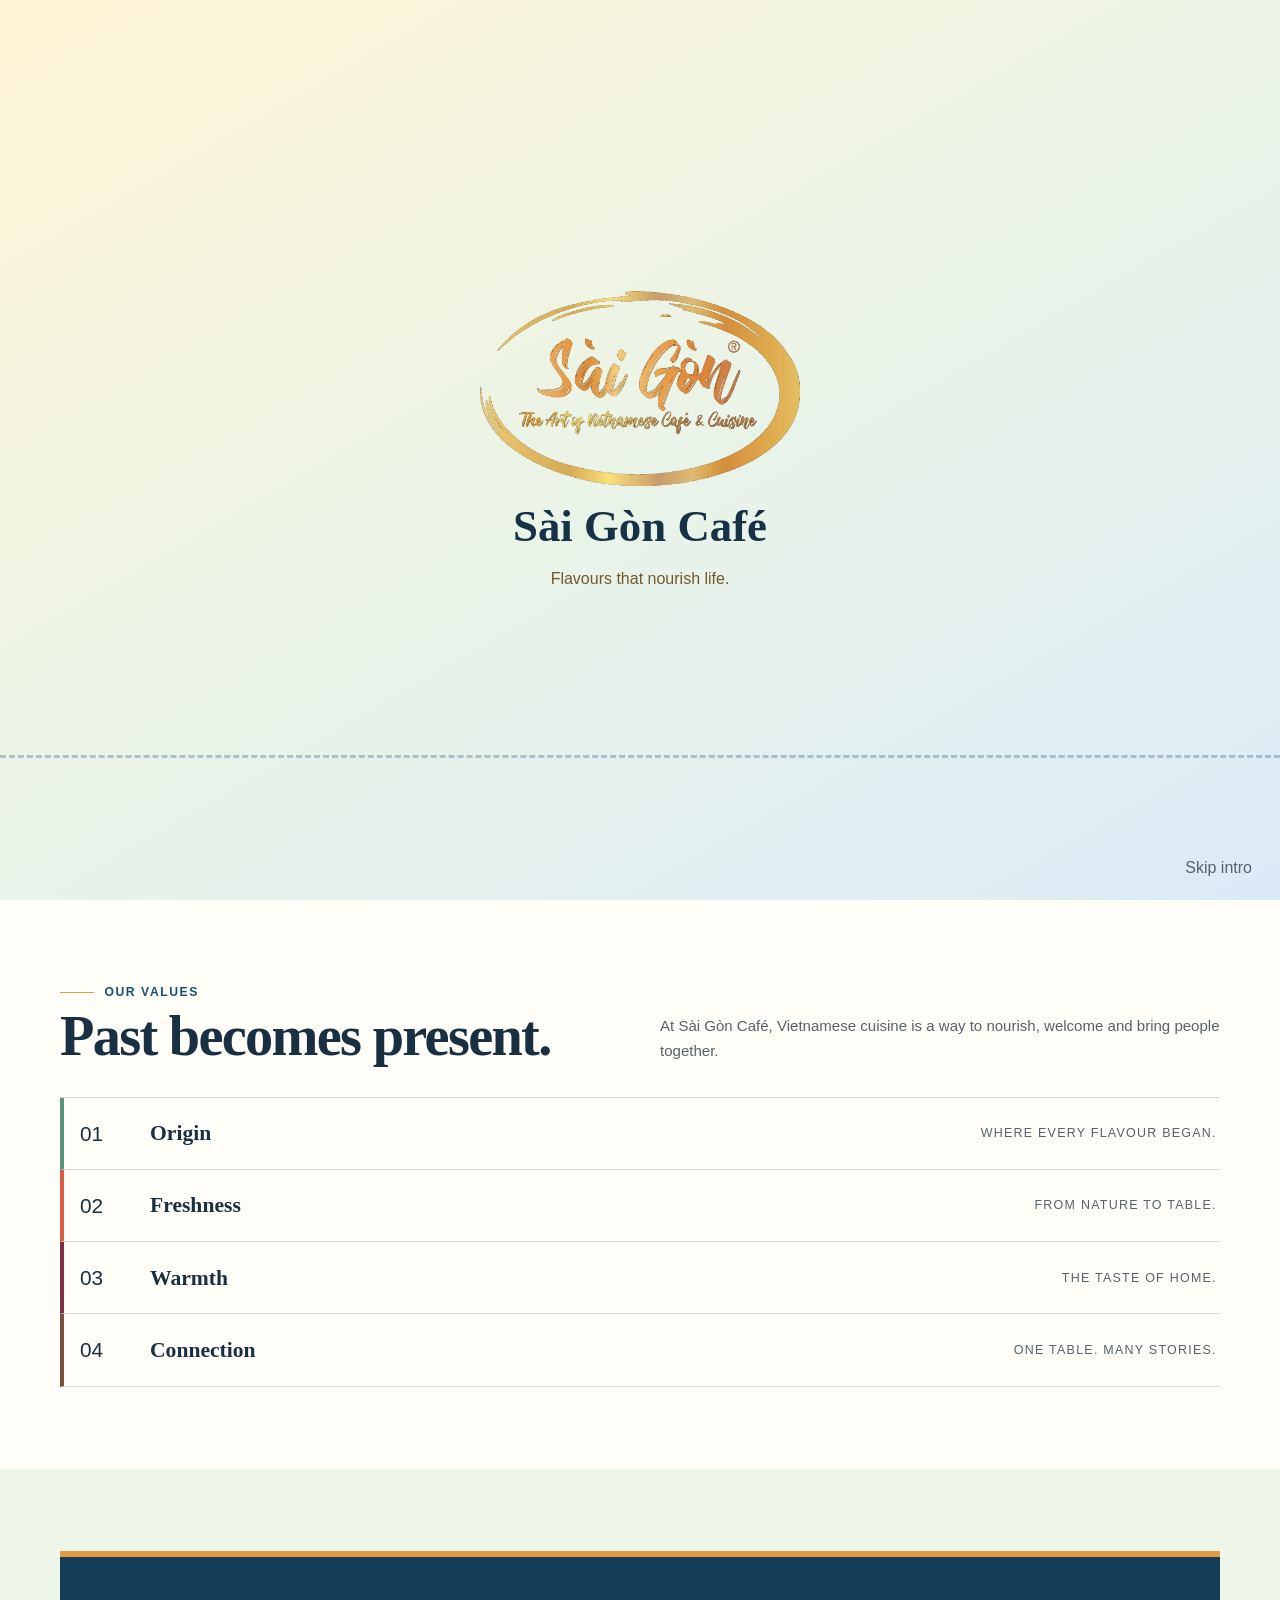
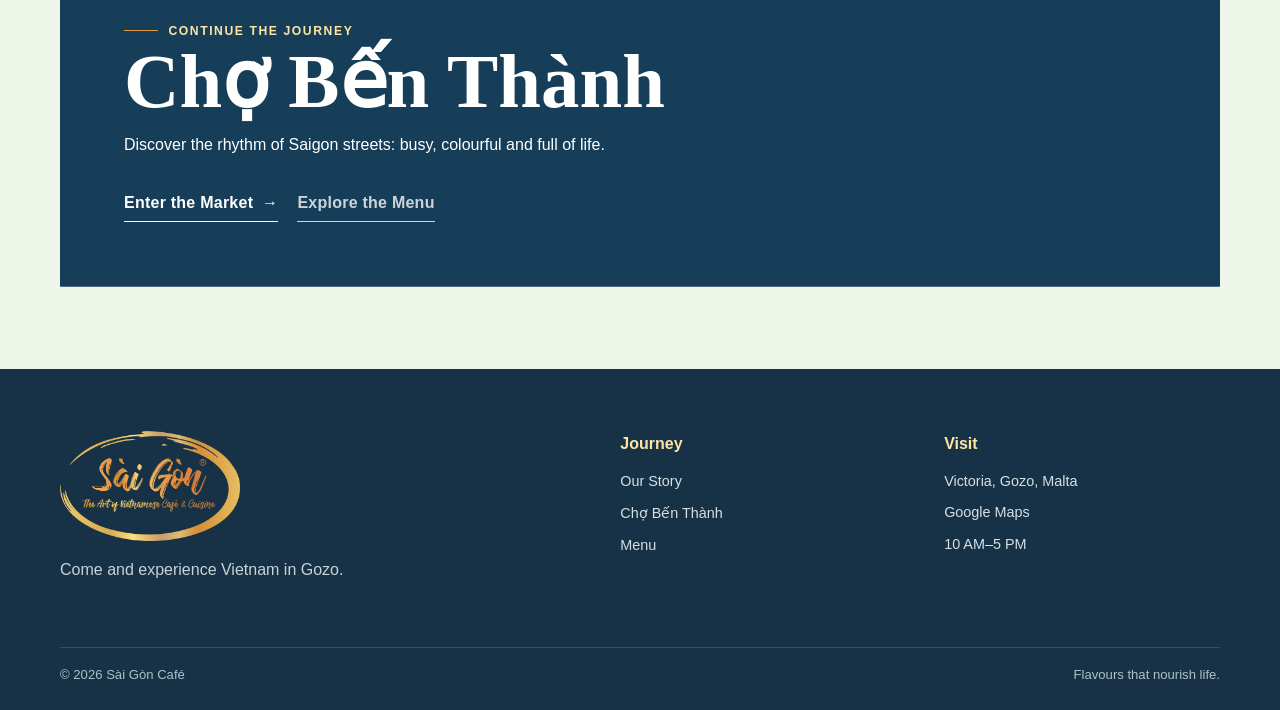
<file: index.html>
<!DOCTYPE html>
<html lang="en">
<head>
    <meta charset="utf-8" />
    <meta content="width=device-width,initial-scale=1" name="viewport" />
    <meta content="#fff8e8" name="theme-color" />
    <meta content="Sài Gòn Café in Gozo — a Vietnam journey told through family, tradition and flavours that nourish life." name="description" />
    <title>Sài Gòn Café · The Vietnam Journey</title>
    <link href="assets/brand/mark.svg" rel="icon" />
    <link href="assets/css/shared.css" rel="stylesheet" />
    <link href="assets/css/home.css" rel="stylesheet" />
    <link href="assets/css/refine.css" rel="stylesheet" />
</head>
<body data-page="home">
    <div aria-hidden="true" class="intro">
        <div class="vespa-track"><img alt="" class="intro-vespa" src="assets/images/illustrations/vespa.svg" /></div>
        <div class="intro-inner">
            <img alt="" class="intro-logo" src="assets/brand/logo-from-menu.png" />
            <div class="intro-copy">
                <h1>Sài Gòn Café</h1>
                <p>Flavours that nourish life.</p>
            </div>
        </div>
        <button class="skip-intro">Skip intro</button>
    </div>
    <header class="global-header">
        <div class="container global-nav">
            <a aria-label="Sài Gòn Café home" class="global-logo travel-link" href="index.html"><img alt="Sài Gòn Café" src="assets/brand/logo-from-menu.png" /></a>
            <nav aria-label="Main navigation" class="global-links">
                <a href="nguyen-hue.html">Our Story</a><a href="ben-thanh.html">Chợ Bến Thành</a><a href="menu.html">Menu</a><a href="#visit">Visit</a>
            </nav>
            <div class="global-actions"><button class="language-toggle" data-language="en" type="button">EN</button><span class="language-divider">|</span><button class="language-toggle" data-language="vi" type="button">VI</button><button class="icon-btn cart-button" type="button">Order <span class="cart-count">0</span></button><button aria-label="Toggle menu" class="nav-toggle"><span></span><span></span></button></div>
        </div>
    </header>
    <main>
        <section class="home-hero culture-hero">
            <div class="container home-grid">
                <div class="home-copy reveal" data-lang="en">
                    <div class="eyebrow">The Vietnam Journey</div>
                    <h1>The Vietnam Journey <em>Flavours that nourish life.</em></h1>
                    <p>Every journey begins with a memory. From Vietnam to Gozo, Sài Gòn Café is a story of family, tradition and a lifelong love for Vietnamese cuisine.</p>
                    <p>A journey carrying familiar flavours, cherished values and the simple joy of sharing a meal together.</p>
                    <div class="hero-actions editorial-actions"><a class="btn action-primary" href="nguyen-hue.html">Discover Our Story</a><a class="btn action-secondary" href="ben-thanh.html">Discover the Market</a></div>
                </div>
                <div class="home-copy reveal" data-lang="vi">
                    <div class="eyebrow">Hành trình Việt Nam</div>
                    <h1>Hành trình Việt Nam <em>Hương vị nuôi dưỡng sự sống.</em></h1>
                    <p>Mỗi hành trình đều bắt đầu từ một ký ức. Từ Việt Nam đến Gozo, Sài Gòn Café là câu chuyện về gia đình, truyền thống và tình yêu dành cho ẩm thực Việt.</p>
                    <p>Một hành trình mang theo những hương vị thân quen, những giá trị được gìn giữ và niềm vui giản dị khi cùng nhau thưởng thức một bữa ăn.</p>
                    <div class="hero-actions editorial-actions"><a class="btn action-primary" href="nguyen-hue.html">Khám phá câu chuyện</a><a class="btn action-secondary" href="ben-thanh.html">Khám phá khu chợ</a></div>
                </div>
                <div class="home-map reveal" aria-label="The Sài Gòn Café journey">
                    <svg aria-hidden="true" viewBox="0 0 700 700"><path class="map-line" d="M155 105 C310 28 500 60 555 145 C620 245 570 360 440 400 C285 447 130 405 138 545 C144 650 410 677 520 600"></path></svg>
                    <a class="map-stop" href="nguyen-hue.html"><span class="map-pin"><i>01</i></span><span class="map-label">Our Story<span class="map-note">Family · tradition · Gozo</span></span></a>
                    <a class="map-stop" href="ben-thanh.html"><span class="map-pin"><i>02</i></span><span class="map-label">Chợ Bến Thành<span class="map-note">Street food market</span></span></a>
                    <a class="map-stop" href="cho-lon.html"><span class="map-pin"><i>03</i></span><span class="map-label">Family Flavours<span class="map-note">Signature dishes</span></span></a>
                    <a class="map-stop" href="bui-vien.html"><span class="map-pin"><i>04</i></span><span class="map-label">Traditional Drinks<span class="map-note">A brighter pause</span></span></a>
                    <a class="map-stop" href="tran-tuong-cong.html"><span class="map-pin"><i>05</i></span><span class="map-label">Vietnamese Coffee<span class="map-note">A slow moment</span></span></a>
                </div>
            </div>
        </section>
        <section class="page-section home-rhythm">
            <div class="container">
                <div class="section-heading reveal" data-lang="en">
                    <div><div class="eyebrow">Our values</div><h2>Past becomes present.</h2></div>
                    <p>At Sài Gòn Café, Vietnamese cuisine is a way to nourish, welcome and bring people together.</p>
                </div>
                <div class="section-heading reveal" data-lang="vi">
                    <div><div class="eyebrow">Những giá trị</div><h2>Quá khứ trở thành hiện tại.</h2></div>
                    <p>Tại Sài Gòn Café, ẩm thực Việt là cách để nuôi dưỡng, chào đón và kết nối mọi người.</p>
                </div>
                <div class="rhythm-track" data-lang="en">
                    <a class="rhythm-card reveal" href="nguyen-hue.html" style="--bg:#5a9479"><span>01</span><h3>Origin</h3><p>Where every flavour began.</p></a>
                    <a class="rhythm-card reveal" href="nguyen-hue.html#philosophy" style="--bg:#d85d43"><span>02</span><h3>Freshness</h3><p>From nature to table.</p></a>
                    <a class="rhythm-card reveal" href="nguyen-hue.html#today" style="--bg:#7d3044"><span>03</span><h3>Warmth</h3><p>The taste of home.</p></a>
                    <a class="rhythm-card reveal" href="nguyen-hue.html#gozo" style="--bg:#795139"><span>04</span><h3>Connection</h3><p>One table. Many stories.</p></a>
                </div>
                <div class="rhythm-track" data-lang="vi">
                    <a class="rhythm-card reveal" href="nguyen-hue.html" style="--bg:#5a9479"><span>01</span><h3>Khởi nguồn</h3><p>Nơi mọi hương vị bắt đầu.</p></a>
                    <a class="rhythm-card reveal" href="nguyen-hue.html#philosophy" style="--bg:#d85d43"><span>02</span><h3>Tươi mới</h3><p>Từ thiên nhiên đến bàn ăn.</p></a>
                    <a class="rhythm-card reveal" href="nguyen-hue.html#today" style="--bg:#7d3044"><span>03</span><h3>Ấm áp</h3><p>Hương vị của một mái nhà.</p></a>
                    <a class="rhythm-card reveal" href="nguyen-hue.html#gozo" style="--bg:#795139"><span>04</span><h3>Kết nối</h3><p>Một chiếc bàn. Nhiều câu chuyện.</p></a>
                </div>
            </div>
        </section>
        <section class="page-section home-cta">
            <div class="container">
                <div class="home-cta-card reveal" data-lang="en">
                    <div class="eyebrow" style="color:#ffe5a4">Continue the journey</div>
                    <h2>Chợ Bến Thành</h2>
                    <p>Discover the rhythm of Saigon streets: busy, colourful and full of life.</p>
                    <div class="hero-actions editorial-actions"><a class="btn travel-link action-primary" href="ben-thanh.html">Enter the Market</a><a class="btn action-secondary" href="menu.html">Explore the Menu</a></div>
                </div>
                <div class="home-cta-card reveal" data-lang="vi">
                    <div class="eyebrow" style="color:#ffe5a4">Tiếp tục hành trình</div>
                    <h2>Chợ Bến Thành</h2>
                    <p>Khám phá nhịp sống đường phố Sài Gòn: nhộn nhịp, rực rỡ và đầy sức sống.</p>
                    <div class="hero-actions editorial-actions"><a class="btn travel-link action-primary" href="ben-thanh.html">Khám phá khu chợ</a><a class="btn action-secondary" href="menu.html">Xem thực đơn</a></div>
                </div>
            </div>
        </section>
    </main>
    <footer class="site-footer" id="visit">
        <div class="container">
            <div class="footer-grid">
                <div><img alt="Sài Gòn Café" class="footer-logo" src="assets/brand/logo-from-menu.png" /><p class="footer-copy" data-lang="en">Come and experience Vietnam in Gozo.</p><p class="footer-copy" data-lang="vi">Hãy đến và cảm nhận Việt Nam tại Gozo.</p></div>
                <div><div class="footer-title">Journey</div><div class="footer-links"><a href="nguyen-hue.html">Our Story</a><a href="ben-thanh.html">Chợ Bến Thành</a><a href="menu.html">Menu</a></div></div>
                <div><div class="footer-title">Visit</div><div class="footer-links"><span data-config="address">Victoria, Gozo, Malta</span><a data-href="googleMaps" href="#">Google Maps</a><span data-config="hours" data-hide-empty></span><a data-href="instagram" data-hide-empty>Instagram</a></div></div>
            </div>
            <div class="copyright"><span>© <span data-year=""></span> Sài Gòn Café</span><span>Flavours that nourish life.</span></div>
        </div>
    </footer>
    <script src="assets/js/site-config.js"></script>
    <script src="assets/js/app.js"></script>
</body>
</html>
</file>
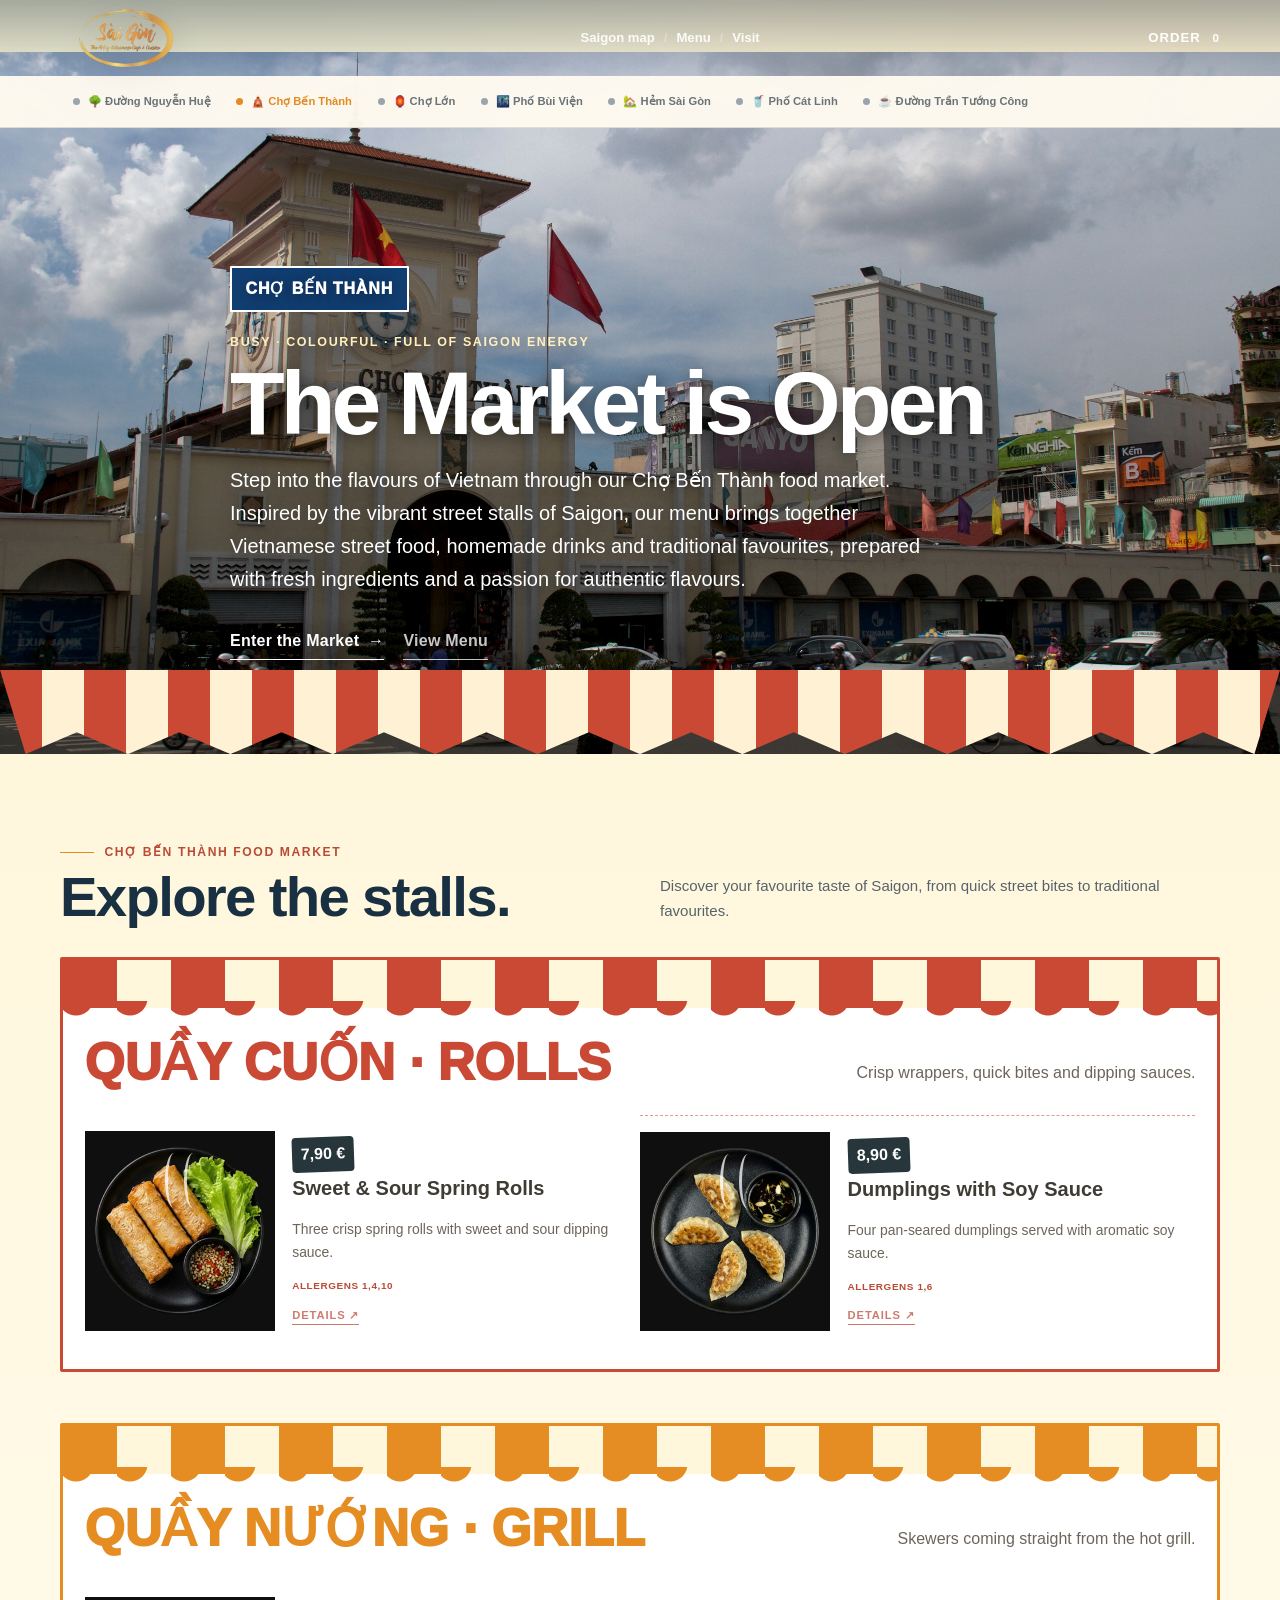
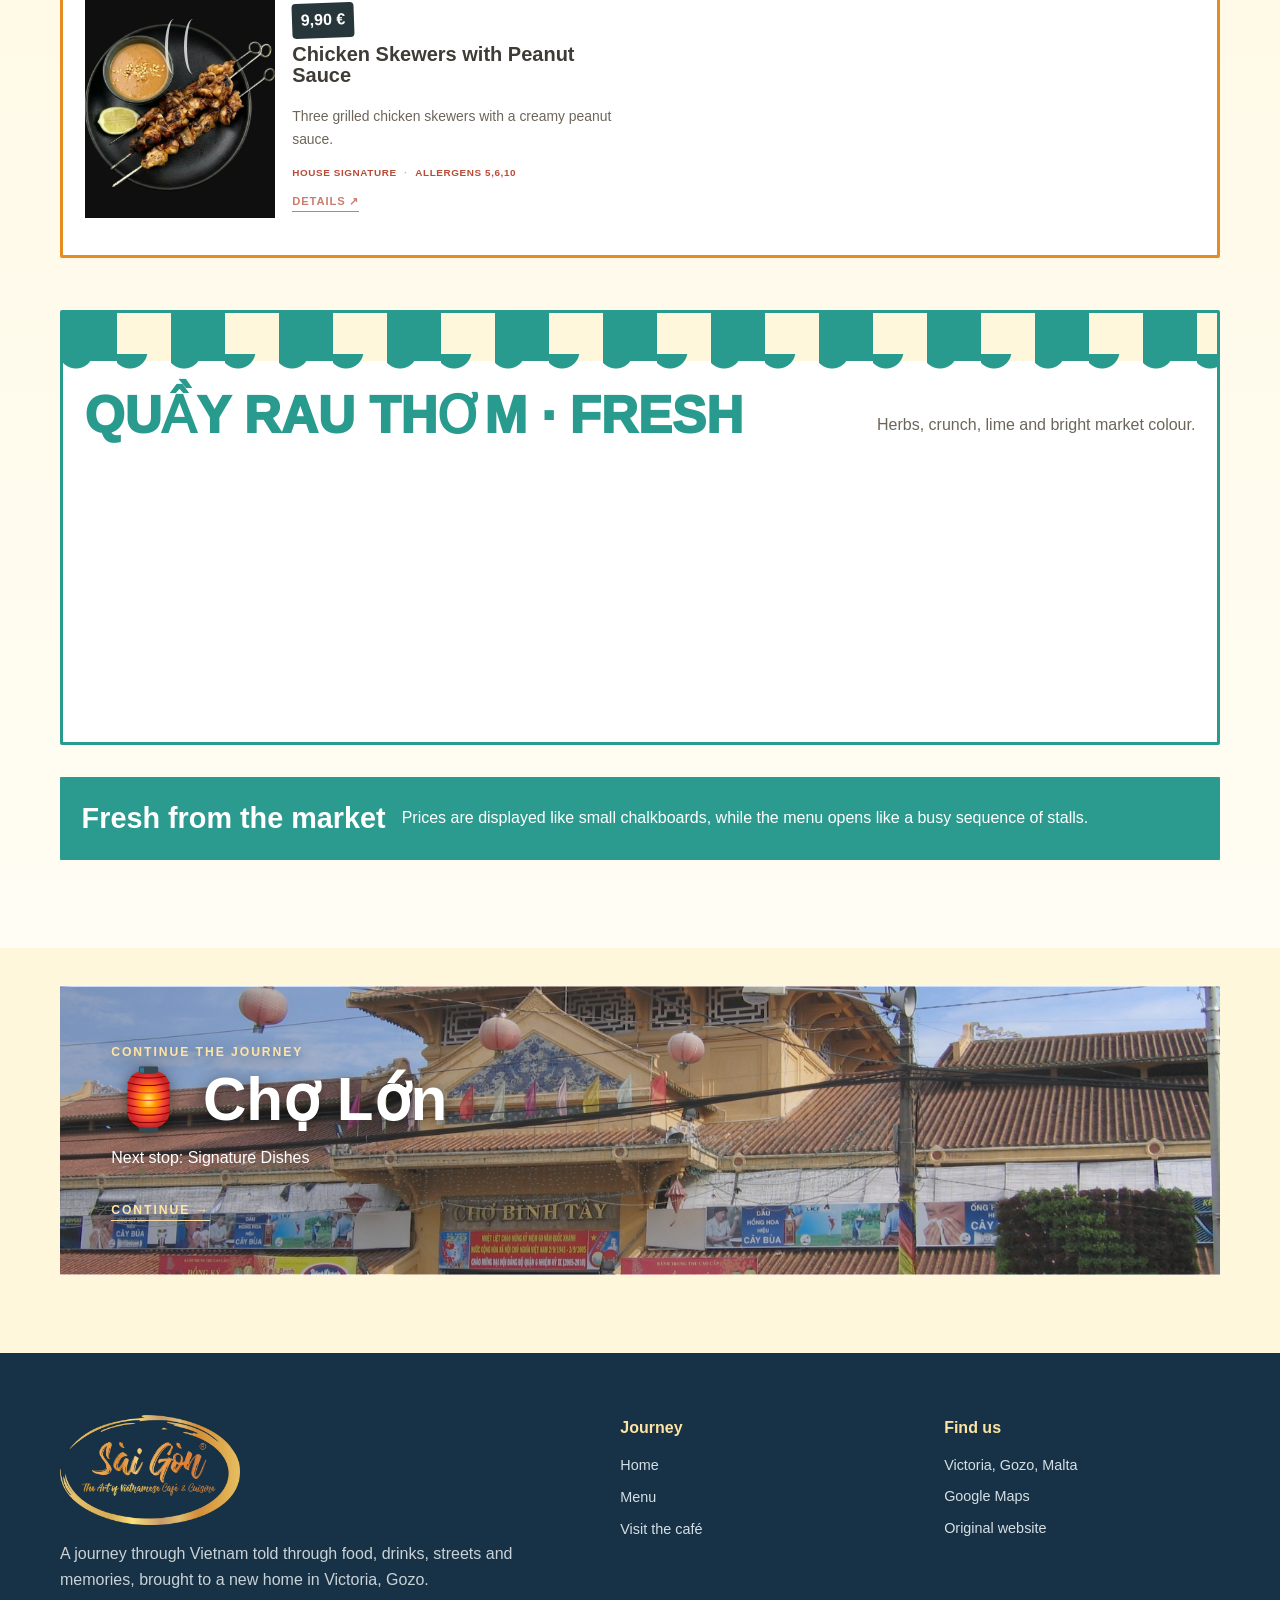
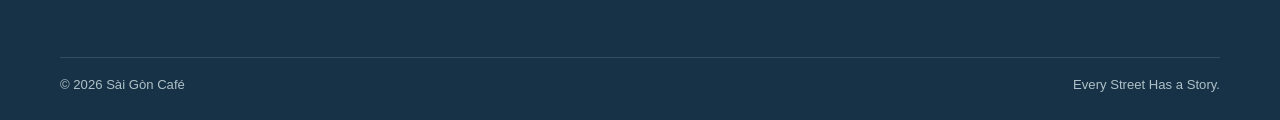
<file: ben-thanh.html>
<!DOCTYPE html>
<html lang="en">

<head>
    <meta charset="utf-8" />
    <meta content="width=device-width,initial-scale=1" name="viewport" />
    <meta content="#fff8e8" name="theme-color" />
    <meta content="Explore the Chợ Bến Thành food market at Sài Gòn Café, with Vietnamese street food and traditional favourites." name="description" />
    <title>Chợ Bến Thành Food Market · Sài Gòn Café</title>
    <link href="assets/brand/mark.svg" rel="icon" />
    <link href="assets/css/shared.css" rel="stylesheet" />
    <link href="assets/css/ben-thanh.css" rel="stylesheet" />
    <link rel="stylesheet" href="assets/css/refine.css">
</head>

<body data-page="ben-thanh">
    <header class="global-header">
        <div class="container global-nav">
            <a aria-label="Sài Gòn Café home" class="global-logo travel-link" href="index.html"><img alt="Sài Gòn Café"
                    src="assets/brand/logo-from-menu.png" /></a>
            <nav aria-label="Main navigation" class="global-links"><a class="travel-link" href="index.html">Saigon
                    map</a><a href="#menu">Menu</a><a href="index.html#visit">Visit</a></nav>
            <div class="global-actions"><button class="icon-btn cart-button" type="button">Order <span
                        class="cart-count">0</span></button><button aria-label="Toggle menu"
                    class="nav-toggle"><span></span><span></span></button></div>
        </div>
    </header>
    <nav aria-label="Saigon journey" class="journey-rail">
        <div class="journey-rail-inner"><a class="journey-stop travel-link" href="nguyen-hue.html">🌳 Đường Nguyễn
                Huệ</a><a class="journey-stop active" href="ben-thanh.html">🛕 Chợ Bến Thành</a><a
                class="journey-stop travel-link" href="cho-lon.html">🏮 Chợ Lớn</a><a class="journey-stop travel-link"
                href="bui-vien.html">🌃 Phố Bùi Viện</a><a class="journey-stop travel-link" href="hem-saigon.html">🏡
                Hẻm Sài Gòn</a><a class="journey-stop travel-link" href="cat-linh.html">🥤 Phố Cát Linh</a><a
                class="journey-stop travel-link" href="tran-tuong-cong.html">☕ Đường Trần Tướng Công</a></div>
    </nav>
    <main>
        <section class="district-hero" style="--place-photo:url('../images/places/ben-thanh-market.jpg')">
            <div class="market-marquee"></div>
            <div class="container district-hero-content reveal"><span class="district-sign">Chợ Bến Thành</span>
                <div class="district-kicker">Busy · colourful · full of Saigon energy</div>
                <h1>The Market is Open</h1>
                <p>Step into the flavours of Vietnam through our Chợ Bến Thành food market. Inspired by the vibrant
                    street stalls of Saigon, our menu brings together Vietnamese street food, homemade drinks and
                    traditional favourites, prepared with fresh ingredients and a passion for authentic flavours.</p>
                <div class="hero-actions editorial-actions"><a class="btn action-primary" href="#menu">Enter the
                        Market</a><a class="btn action-secondary" href="#menu">View Menu</a></div>
                <a class="photo-credit" href="https://commons.wikimedia.org/wiki/File:Ben_Thanh_Market.jpg"
                    rel="noopener" target="_blank"></a>
            </div>
        </section>
        <section class="market-street" id="menu">
            <div class="container">
                <div class="section-heading reveal">
                    <div>
                        <div class="eyebrow">Chợ Bến Thành Food Market</div>
                        <h2>Explore the stalls.</h2>
                    </div>
                    <p>Discover your favourite taste of Saigon, from quick street bites to traditional favourites.</p>
                </div>
                <div class="market-stalls">
                    <section class="market-stall sign-swing" style="--stall-color:#c94935">
                        <div class="stall-awning"></div>
                        <div class="stall-header">
                            <h2>Quầy Cuốn · Rolls</h2>
                            <p>Crisp wrappers, quick bites and dipping sauces.</p>
                        </div>
                        <div class="stall-counter">
                            <article aria-label="View details for Sweet &amp; Sour Spring Rolls"
                                class="market-item reveal menu-entry"
                                data-desc="Three crisp spring rolls with sweet and sour dipping sauce."
                                data-id="ben-thanh-301" data-image="assets/images/food/spring-rolls.webp"
                                data-menu-item="" data-name="Sweet &amp; Sour Spring Rolls" data-price="7,90 €"
                                data-tags="Allergens 1,4,10" role="button" tabindex="0">
                                <div class="dish-image"><img alt="Sweet &amp; Sour Spring Rolls"
                                        src="assets/images/food/spring-rolls.webp" /><span class="steam"></span></div>
                                <div class="market-item-body"><span class="chalk-price">7,90 €</span>
                                    <h3>Sweet &amp; Sour Spring Rolls</h3>
                                    <p>Three crisp spring rolls with sweet and sour dipping sauce.</p>
                                    <div class="tag-row"><span class="tag">Allergens 1,4,10</span></div><span
                                        class="entry-cue">Details ↗</span>
                                </div>
                            </article>
                            <article aria-label="View details for Dumplings with Soy Sauce"
                                class="market-item reveal menu-entry"
                                data-desc="Four pan-seared dumplings served with aromatic soy sauce."
                                data-id="ben-thanh-303" data-image="assets/images/food/dumplings.webp" data-menu-item=""
                                data-name="Dumplings with Soy Sauce" data-price="8,90 €" data-tags="Allergens 1,6"
                                role="button" tabindex="0">
                                <div class="dish-image"><img alt="Dumplings with Soy Sauce"
                                        src="assets/images/food/dumplings.webp" /><span class="steam"></span></div>
                                <div class="market-item-body"><span class="chalk-price">8,90 €</span>
                                    <h3>Dumplings with Soy Sauce</h3>
                                    <p>Four pan-seared dumplings served with aromatic soy sauce.</p>
                                    <div class="tag-row"><span class="tag">Allergens 1,6</span></div><span
                                        class="entry-cue">Details ↗</span>
                                </div>
                            </article>
                        </div>
                    </section>
                    <section class="market-stall sign-swing" style="--stall-color:#e58d22">
                        <div class="stall-awning"></div>
                        <div class="stall-header">
                            <h2>Quầy Nướng · Grill</h2>
                            <p>Skewers coming straight from the hot grill.</p>
                        </div>
                        <div class="stall-counter">
                            <article aria-label="View details for Chicken Skewers with Peanut Sauce"
                                class="market-item reveal menu-entry"
                                data-desc="Three grilled chicken skewers with a creamy peanut sauce."
                                data-id="ben-thanh-302" data-image="assets/images/food/chicken-skewers.webp"
                                data-menu-item="" data-name="Chicken Skewers with Peanut Sauce" data-price="9,90 €"
                                data-tags="Signature|Allergens 5,6,10" role="button" tabindex="0">
                                <div class="dish-image"><img alt="Chicken Skewers with Peanut Sauce"
                                        src="assets/images/food/chicken-skewers.webp" /><span class="steam"></span>
                                </div>
                                <div class="market-item-body"><span class="chalk-price">9,90 €</span>
                                    <h3>Chicken Skewers with Peanut Sauce</h3>
                                    <p>Three grilled chicken skewers with a creamy peanut sauce.</p>
                                    <div class="tag-row"><span class="tag signature">House Signature</span><span
                                            class="tag">Allergens 5,6,10</span></div><span class="entry-cue">Details
                                        ↗</span>
                                </div>
                            </article>
                        </div>
                    </section>
                    <section class="market-stall sign-swing" style="--stall-color:#299b8e">
                        <div class="stall-awning"></div>
                        <div class="stall-header">
                            <h2>Quầy Rau Thơm · Fresh</h2>
                            <p>Herbs, crunch, lime and bright market colour.</p>
                        </div>
                        <div class="stall-counter">
                            <article aria-label="View details for Gỏi Gà Sài Gòn · Saigon Chicken Salad"
                                class="market-item reveal menu-entry"
                                data-desc="Shredded chicken breast, cabbage, carrot, onion, mint, peanuts, lime and fish sauce."
                                data-id="ben-thanh-304" data-image="assets/images/food/saigon-chicken-salad.webp"
                                data-menu-item="" data-name="Gỏi Gà Sài Gòn · Saigon Chicken Salad" data-price="13,90 €"
                                data-tags="Signature|Allergens 1,5,6" role="button" tabindex="0">
                                <div class="dish-image"><img alt="Gỏi Gà Sài Gòn · Saigon Chicken Salad"
                                        src="assets/images/food/saigon-chicken-salad.webp" /><span class="steam"></span>
                                </div>
                                <div class="market-item-body"><span class="chalk-price">13,90 €</span>
                                    <h3>Gỏi Gà Sài Gòn · Saigon Chicken Salad</h3>
                                    <p>Shredded chicken breast, cabbage, carrot, onion, mint, peanuts, lime and fish
                                        sauce.</p>
                                    <div class="tag-row"><span class="tag signature">House Signature</span><span
                                            class="tag">Allergens 1,5,6</span></div><span class="entry-cue">Details
                                        ↗</span>
                                </div>
                            </article>
                        </div>
                    </section>
                </div>
                <div class="market-note reveal"><strong>Fresh from the market</strong><span>Prices are displayed like
                        small chalkboards, while the menu opens like a busy sequence of stalls.</span></div>
            </div>
        </section>
        <section class="next-stop">
            <div class="container"><a class="next-stop-card travel-link" href="cho-lon.html"
                    style="--next-photo:url('../images/places/cho-lon-binh-tay-market.jpg')">
                    <div><span>Continue the journey</span>
                        <h2>🏮 Chợ Lớn</h2>
                        <p>Next stop: Signature Dishes</p><span class="next-arrow">Continue →</span>
                    </div>
                </a></div>
        </section>
    </main>
    <footer class="site-footer" id="visit">
        <div class="container">
            <div class="footer-grid">
                <div><img alt="Sài Gòn Café" class="footer-logo" src="assets/brand/logo-from-menu.png" />
                    <p class="footer-copy">A journey through Vietnam told through food, drinks, streets and memories,
                        brought to a new home in Victoria, Gozo.</p>
                </div>
                <div>
                    <div class="footer-title">Journey</div>
                    <div class="footer-links"><a class="travel-link" href="index.html">Home</a><a
                            href="menu.html">Menu</a><a href="index.html#visit">Visit the café</a></div>
                </div>
                <div>
                    <div class="footer-title">Find us</div>
                    <div class="footer-links"><span data-config="address">Victoria, Gozo, Malta</span><a
                            data-href="googleMaps" href="#">Google Maps</a><a data-href="oldWebsite" href="#">Original
                            website</a></div>
                </div>
            </div>
            <div class="copyright"><span>© <span data-year=""></span> Sài Gòn Café</span><span>Every Street Has a
                    Story.</span></div>
        </div>
    </footer>
    <script src="assets/js/site-config.js"></script>
    <script src="assets/js/app.js"></script>
</body>

</html>
</file>
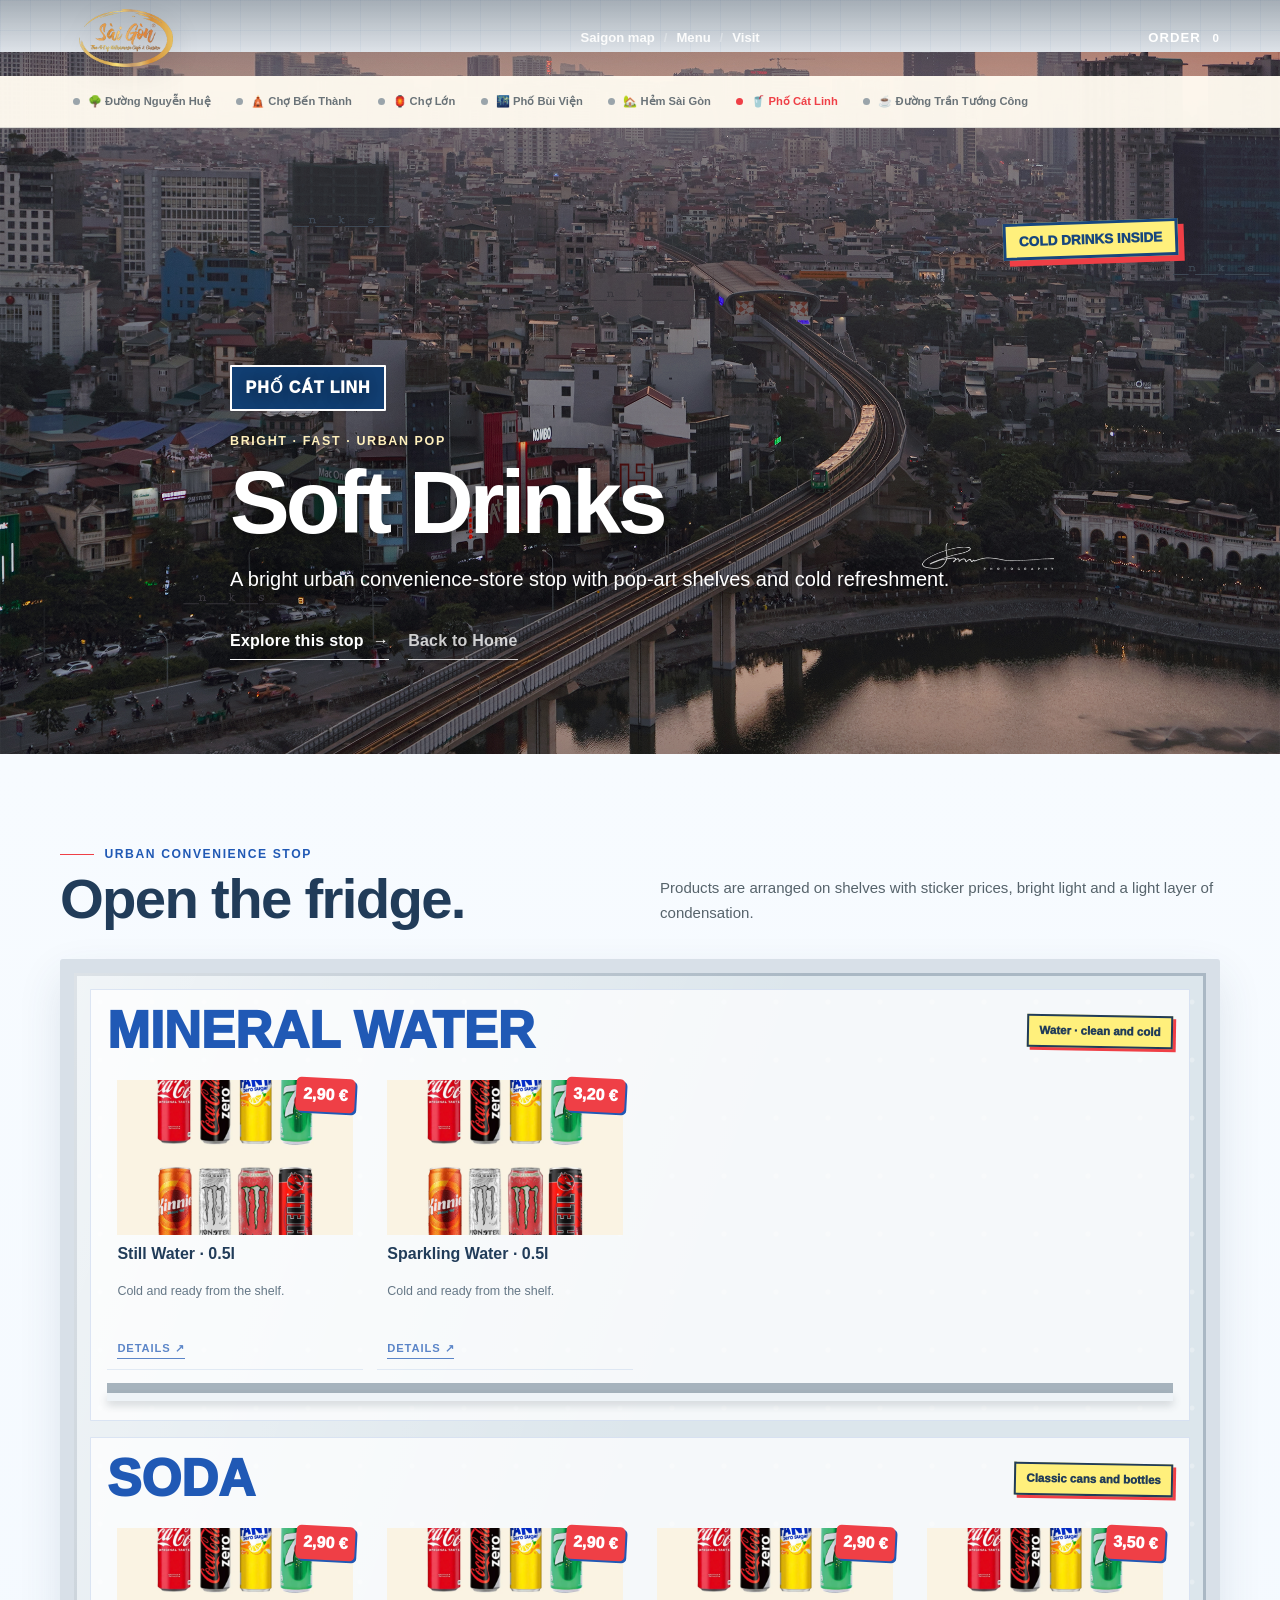
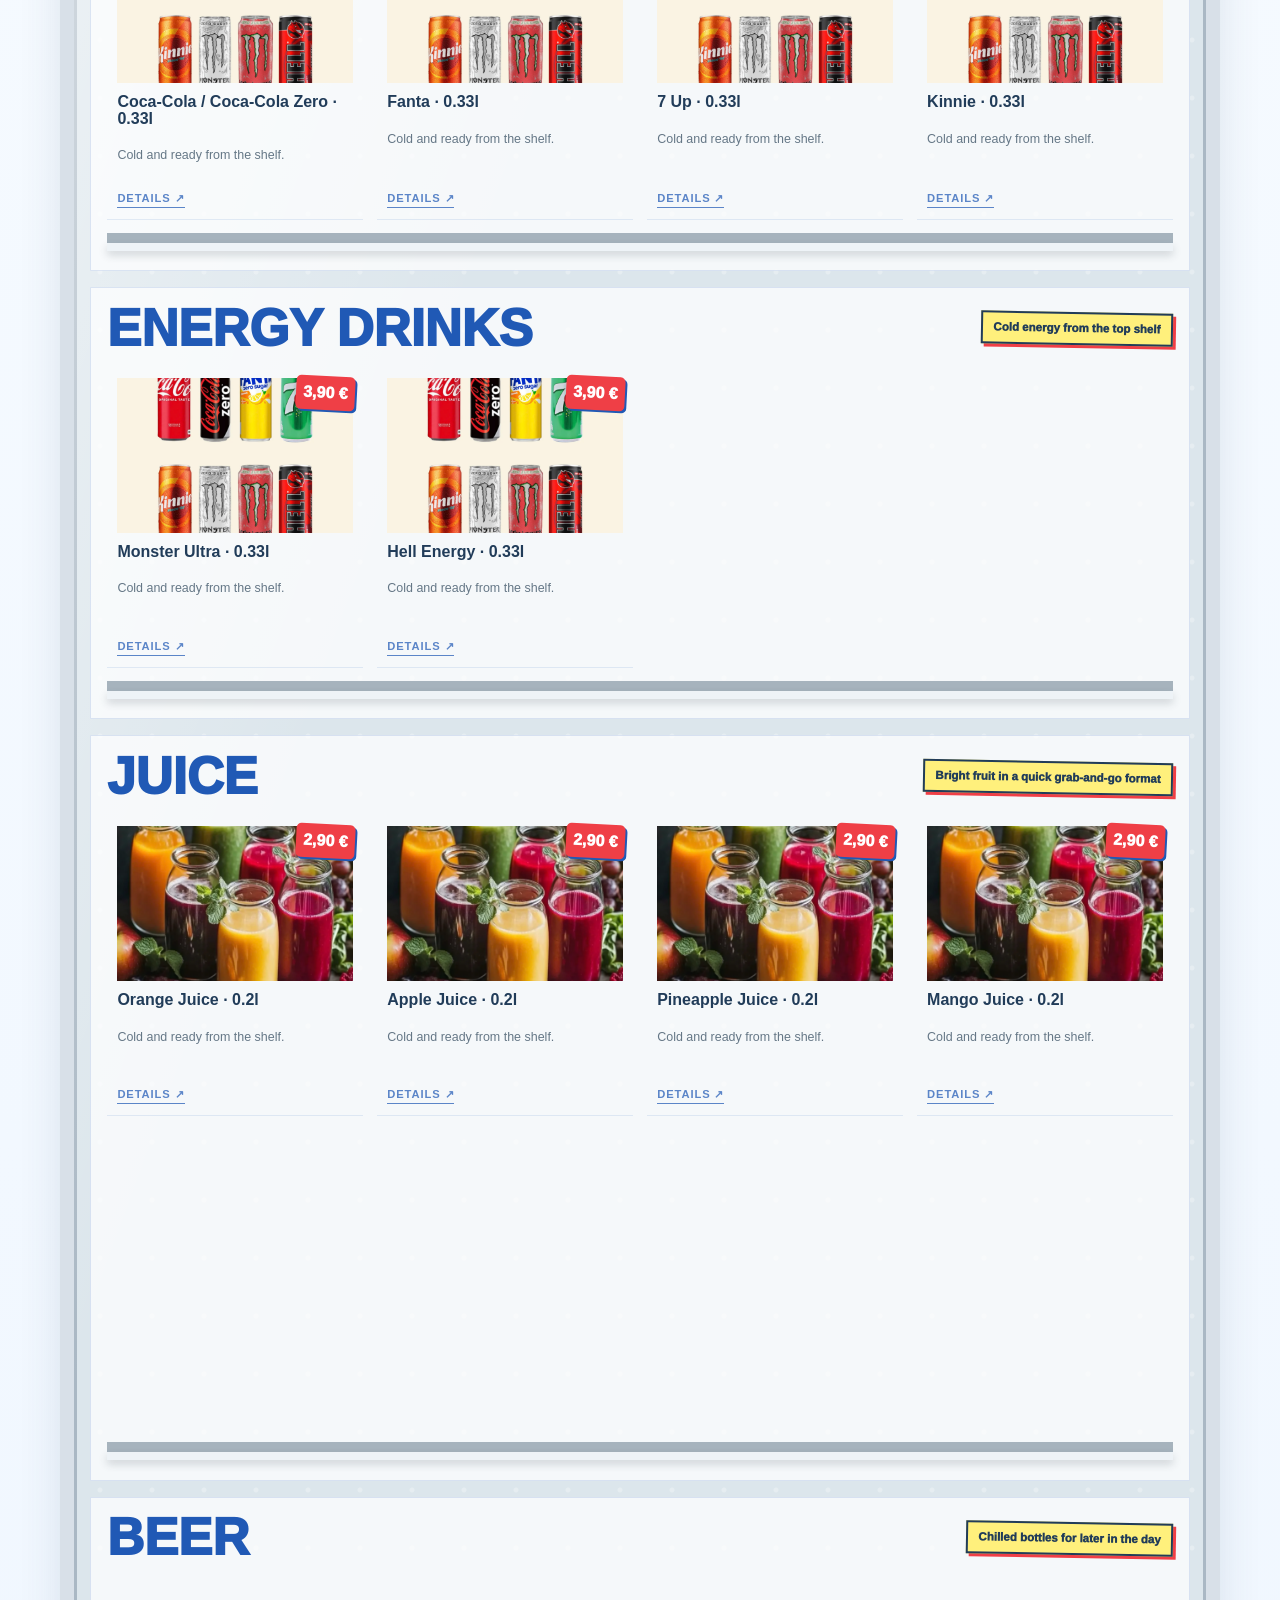
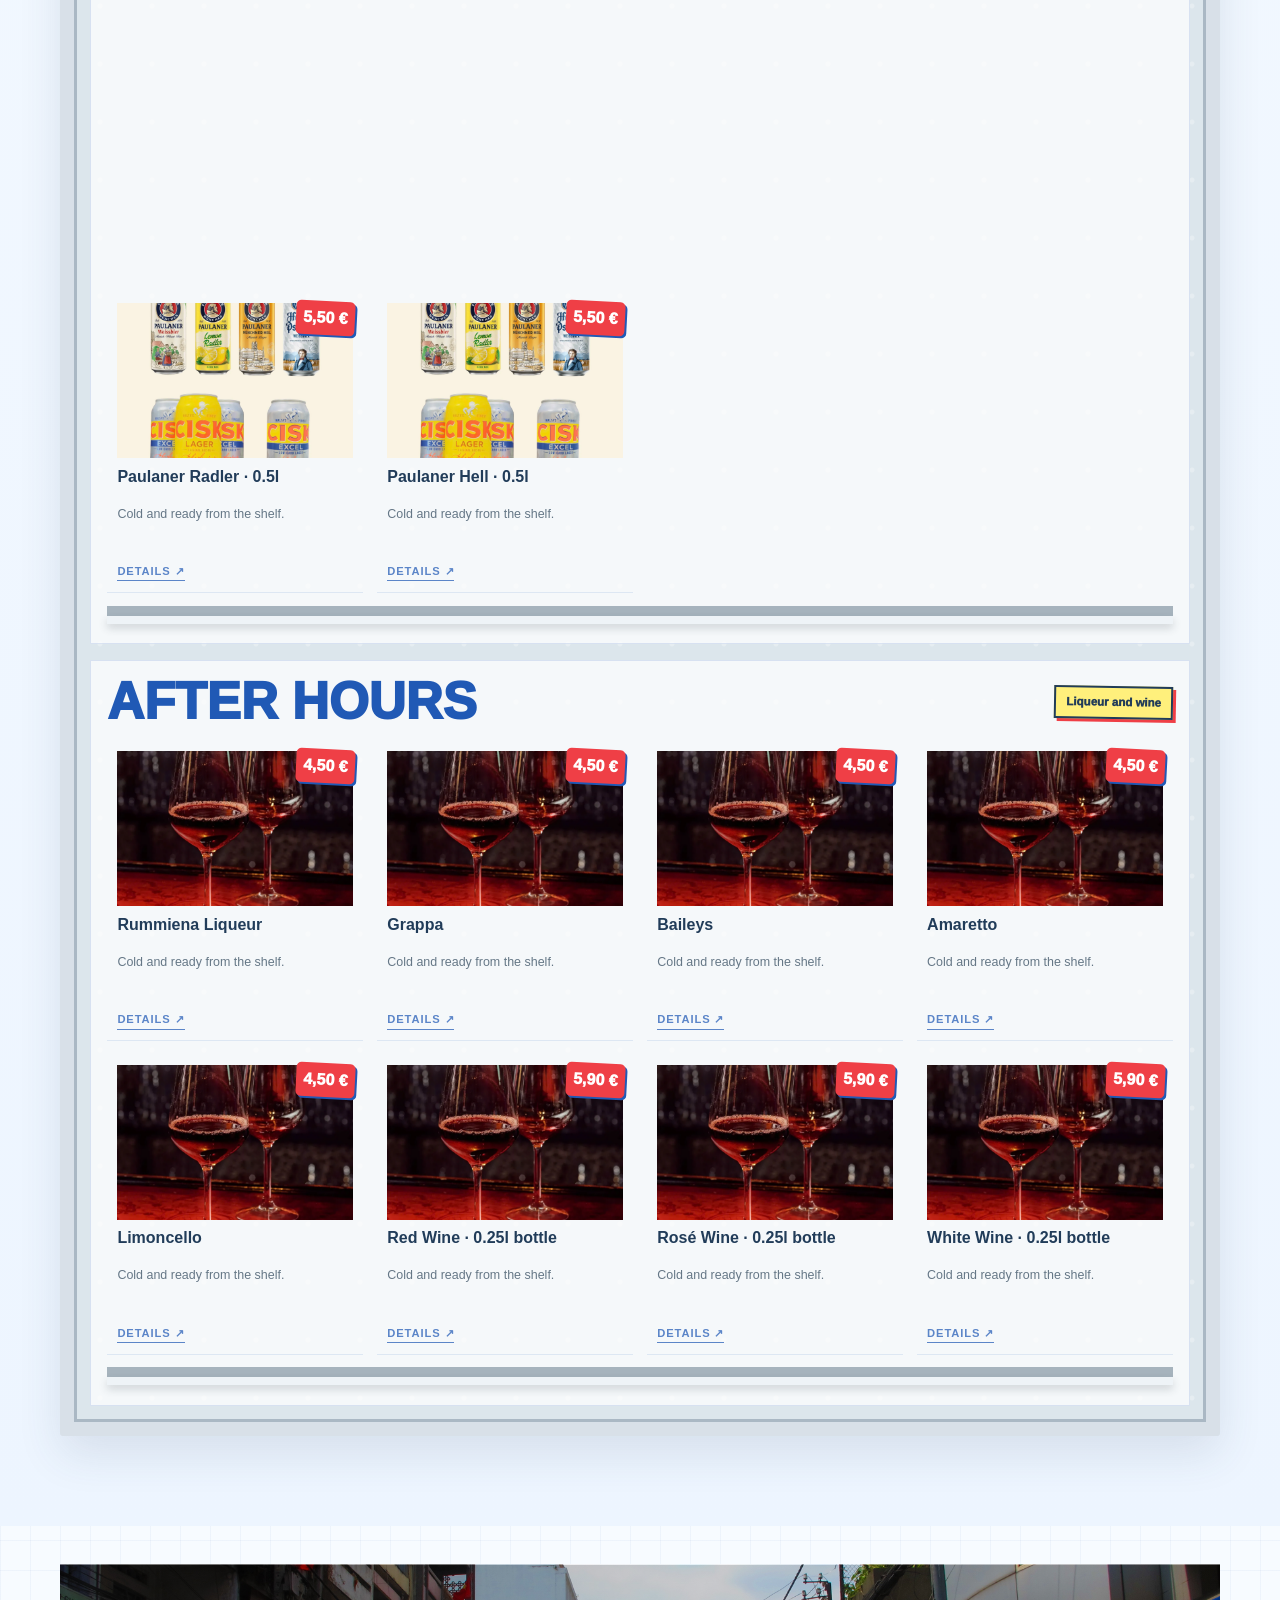
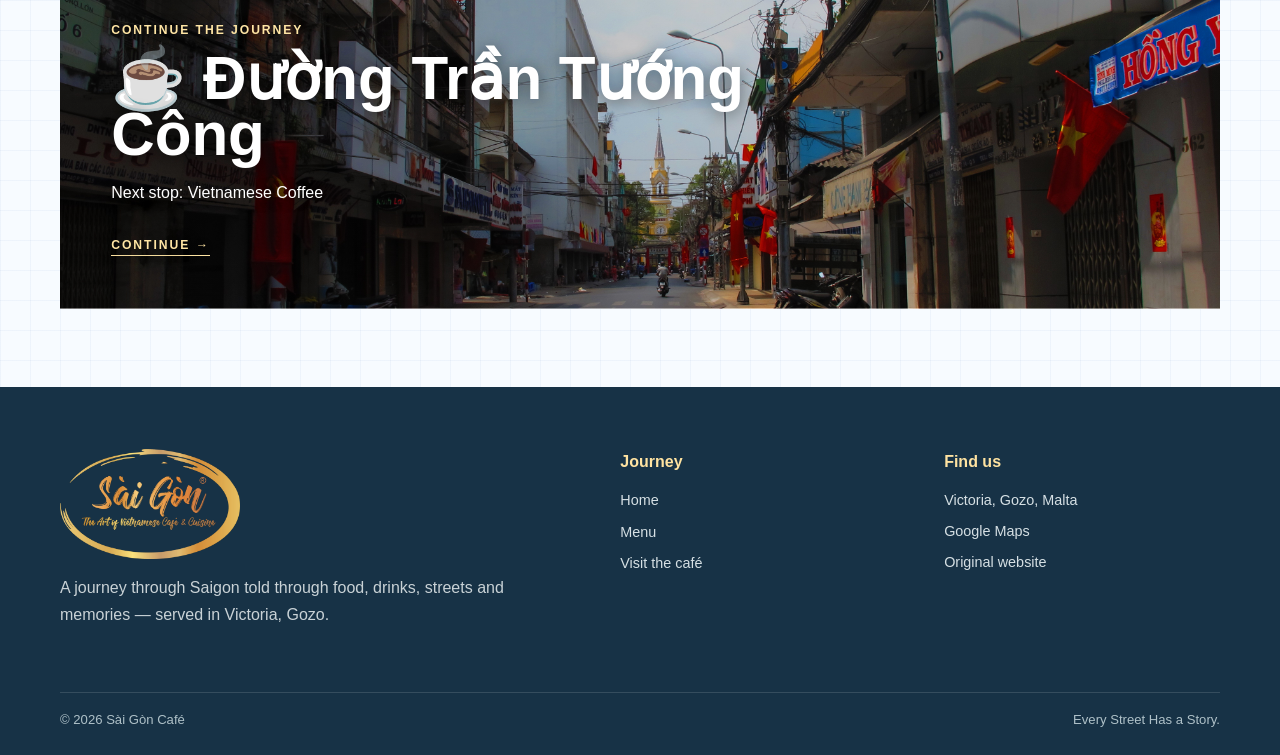
<file: cat-linh.html>
<!DOCTYPE html>
<html lang="en">

<head>
    <meta charset="utf-8" />
    <meta content="width=device-width,initial-scale=1" name="viewport" />
    <meta content="#fff8e8" name="theme-color" />
    <meta content="Sài Gòn Café — A journey through Saigon" name="description" />
    <title>Phố Cát Linh · Soft Drinks</title>
    <link href="assets/brand/mark.svg" rel="icon" />
    <link href="assets/css/shared.css" rel="stylesheet" />
    <link href="assets/css/cat-linh.css" rel="stylesheet" />
    <link rel="stylesheet" href="assets/css/refine.css">
</head>

<body data-page="cat-linh">
    <header class="global-header">
        <div class="container global-nav">
            <a aria-label="Sài Gòn Café home" class="global-logo travel-link" href="index.html"><img alt="Sài Gòn Café"
                    src="assets/brand/logo-from-menu.png" /></a>
            <nav aria-label="Main navigation" class="global-links"><a class="travel-link" href="index.html">Saigon
                    map</a><a href="#menu">Menu</a><a href="index.html#visit">Visit</a></nav>
            <div class="global-actions"><button class="icon-btn cart-button" type="button">Order <span
                        class="cart-count">0</span></button><button aria-label="Toggle menu"
                    class="nav-toggle"><span></span><span></span></button></div>
        </div>
    </header>
    <nav aria-label="Saigon journey" class="journey-rail">
        <div class="journey-rail-inner"><a class="journey-stop travel-link" href="nguyen-hue.html">🌳 Đường Nguyễn
                Huệ</a><a class="journey-stop travel-link" href="ben-thanh.html">🛕 Chợ Bến Thành</a><a
                class="journey-stop travel-link" href="cho-lon.html">🏮 Chợ Lớn</a><a class="journey-stop travel-link"
                href="bui-vien.html">🌃 Phố Bùi Viện</a><a class="journey-stop travel-link" href="hem-saigon.html">🏡
                Hẻm Sài Gòn</a><a class="journey-stop active" href="cat-linh.html">🥤 Phố Cát Linh</a><a
                class="journey-stop travel-link" href="tran-tuong-cong.html">☕ Đường Trần Tướng Công</a></div>
    </nav>
    <main>
        <section class="district-hero" style="--place-photo:url('../images/places/cat-linh-ha-dong-railway.jpg')"><span
                class="pop-sticker" style="position:absolute;right:8%;top:24%;z-index:2">Cold drinks inside</span>
            <div class="container district-hero-content reveal"><span class="district-sign">Phố Cát Linh</span>
                <div class="district-kicker">Bright · fast · urban pop</div>
                <h1>Soft Drinks</h1>
                <p>A bright urban convenience-store stop with pop-art shelves and cold refreshment.</p>
                <div class="hero-actions editorial-actions"><a class="btn action-primary" href="#menu">Explore this
                        stop</a><a class="btn travel-link action-secondary" href="index.html">Back to Home</a></div>
                <a class="photo-credit"
                    href="https://commons.wikimedia.org/wiki/File:%C4%90%C6%B0%E1%BB%9Dng_s%E1%BA%AFt_C%C3%A1t_Linh_-_H%C3%A0_%C4%90%C3%B4ng_-_NKS.jpg"
                    rel="noopener" target="_blank"></a>
            </div>
        </section>
        <section class="fridge-section" id="menu">
            <div class="container">
                <div class="section-heading reveal">
                    <div>
                        <div class="eyebrow">Urban convenience stop</div>
                        <h2>Open the fridge.</h2>
                    </div>
                    <p>Products are arranged on shelves with sticker prices, bright light and a light layer of
                        condensation.</p>
                </div>
                <div class="fridge-shell">
                    <div class="fridge-door"></div>
                    <div class="fridge-door right"></div><span class="condensation"></span>
                    <section class="fridge-zone">
                        <div class="fridge-zone-head">
                            <h2>Mineral Water</h2><span class="shelf-label">Water · clean and cold</span>
                        </div>
                        <div class="shelf">
                            <article aria-label="View details for Still Water · 0.5l"
                                class="shelf-product reveal menu-entry" data-desc="Selection from this Saigon stop."
                                data-id="cat-linh-100" data-image="assets/images/food/soft-drinks.webp"
                                data-menu-item="" data-name="Still Water · 0.5l" data-price="2,90 €" data-tags=""
                                role="button" tabindex="0"><span class="sticker-price">2,90 €</span>
                                <div class="dish-image"><img alt="Still Water · 0.5l"
                                        src="assets/images/food/soft-drinks.webp" /></div>
                                <h3>Still Water · 0.5l</h3>
                                <p>Cold and ready from the shelf.</p><span class="entry-cue">Details ↗</span>
                            </article>
                            <article aria-label="View details for Sparkling Water · 0.5l"
                                class="shelf-product reveal menu-entry" data-desc="Selection from this Saigon stop."
                                data-id="cat-linh-101" data-image="assets/images/food/soft-drinks.webp"
                                data-menu-item="" data-name="Sparkling Water · 0.5l" data-price="3,20 €" data-tags=""
                                role="button" tabindex="0"><span class="sticker-price">3,20 €</span>
                                <div class="dish-image"><img alt="Sparkling Water · 0.5l"
                                        src="assets/images/food/soft-drinks.webp" /></div>
                                <h3>Sparkling Water · 0.5l</h3>
                                <p>Cold and ready from the shelf.</p><span class="entry-cue">Details ↗</span>
                            </article>
                        </div>
                    </section>
                    <section class="fridge-zone">
                        <div class="fridge-zone-head">
                            <h2>Soda</h2><span class="shelf-label">Classic cans and bottles</span>
                        </div>
                        <div class="shelf">
                            <article aria-label="View details for Coca-Cola / Coca-Cola Zero · 0.33l"
                                class="shelf-product reveal menu-entry" data-desc="Selection from this Saigon stop."
                                data-id="cat-linh-102" data-image="assets/images/food/soft-drinks.webp"
                                data-menu-item="" data-name="Coca-Cola / Coca-Cola Zero · 0.33l" data-price="2,90 €"
                                data-tags="" role="button" tabindex="0"><span class="sticker-price">2,90 €</span>
                                <div class="dish-image"><img alt="Coca-Cola / Coca-Cola Zero · 0.33l"
                                        src="assets/images/food/soft-drinks.webp" /></div>
                                <h3>Coca-Cola / Coca-Cola Zero · 0.33l</h3>
                                <p>Cold and ready from the shelf.</p><span class="entry-cue">Details ↗</span>
                            </article>
                            <article aria-label="View details for Fanta · 0.33l" class="shelf-product reveal menu-entry"
                                data-desc="Selection from this Saigon stop." data-id="cat-linh-103"
                                data-image="assets/images/food/soft-drinks.webp" data-menu-item=""
                                data-name="Fanta · 0.33l" data-price="2,90 €" data-tags="" role="button" tabindex="0">
                                <span class="sticker-price">2,90 €</span>
                                <div class="dish-image"><img alt="Fanta · 0.33l"
                                        src="assets/images/food/soft-drinks.webp" /></div>
                                <h3>Fanta · 0.33l</h3>
                                <p>Cold and ready from the shelf.</p><span class="entry-cue">Details ↗</span>
                            </article>
                            <article aria-label="View details for 7 Up · 0.33l" class="shelf-product reveal menu-entry"
                                data-desc="Selection from this Saigon stop." data-id="cat-linh-104"
                                data-image="assets/images/food/soft-drinks.webp" data-menu-item=""
                                data-name="7 Up · 0.33l" data-price="2,90 €" data-tags="" role="button" tabindex="0">
                                <span class="sticker-price">2,90 €</span>
                                <div class="dish-image"><img alt="7 Up · 0.33l"
                                        src="assets/images/food/soft-drinks.webp" /></div>
                                <h3>7 Up · 0.33l</h3>
                                <p>Cold and ready from the shelf.</p><span class="entry-cue">Details ↗</span>
                            </article>
                            <article aria-label="View details for Kinnie · 0.33l"
                                class="shelf-product reveal menu-entry" data-desc="Selection from this Saigon stop."
                                data-id="cat-linh-105" data-image="assets/images/food/soft-drinks.webp"
                                data-menu-item="" data-name="Kinnie · 0.33l" data-price="3,50 €" data-tags=""
                                role="button" tabindex="0"><span class="sticker-price">3,50 €</span>
                                <div class="dish-image"><img alt="Kinnie · 0.33l"
                                        src="assets/images/food/soft-drinks.webp" /></div>
                                <h3>Kinnie · 0.33l</h3>
                                <p>Cold and ready from the shelf.</p><span class="entry-cue">Details ↗</span>
                            </article>
                        </div>
                    </section>
                    <section class="fridge-zone">
                        <div class="fridge-zone-head">
                            <h2>Energy Drinks</h2><span class="shelf-label">Cold energy from the top shelf</span>
                        </div>
                        <div class="shelf">
                            <article aria-label="View details for Monster Ultra · 0.33l"
                                class="shelf-product reveal menu-entry" data-desc="Selection from this Saigon stop."
                                data-id="cat-linh-106" data-image="assets/images/food/soft-drinks.webp"
                                data-menu-item="" data-name="Monster Ultra · 0.33l" data-price="3,90 €" data-tags=""
                                role="button" tabindex="0"><span class="sticker-price">3,90 €</span>
                                <div class="dish-image"><img alt="Monster Ultra · 0.33l"
                                        src="assets/images/food/soft-drinks.webp" /></div>
                                <h3>Monster Ultra · 0.33l</h3>
                                <p>Cold and ready from the shelf.</p><span class="entry-cue">Details ↗</span>
                            </article>
                            <article aria-label="View details for Hell Energy · 0.33l"
                                class="shelf-product reveal menu-entry" data-desc="Selection from this Saigon stop."
                                data-id="cat-linh-107" data-image="assets/images/food/soft-drinks.webp"
                                data-menu-item="" data-name="Hell Energy · 0.33l" data-price="3,90 €" data-tags=""
                                role="button" tabindex="0"><span class="sticker-price">3,90 €</span>
                                <div class="dish-image"><img alt="Hell Energy · 0.33l"
                                        src="assets/images/food/soft-drinks.webp" /></div>
                                <h3>Hell Energy · 0.33l</h3>
                                <p>Cold and ready from the shelf.</p><span class="entry-cue">Details ↗</span>
                            </article>
                        </div>
                    </section>
                    <section class="fridge-zone">
                        <div class="fridge-zone-head">
                            <h2>Juice</h2><span class="shelf-label">Bright fruit in a quick grab-and-go format</span>
                        </div>
                        <div class="shelf">
                            <article aria-label="View details for Orange Juice · 0.2l"
                                class="shelf-product reveal menu-entry" data-desc="Selection from this Saigon stop."
                                data-id="cat-linh-108" data-image="assets/images/food/fruit-juice.webp"
                                data-menu-item="" data-name="Orange Juice · 0.2l" data-price="2,90 €" data-tags=""
                                role="button" tabindex="0"><span class="sticker-price">2,90 €</span>
                                <div class="dish-image"><img alt="Orange Juice · 0.2l"
                                        src="assets/images/food/fruit-juice.webp" /></div>
                                <h3>Orange Juice · 0.2l</h3>
                                <p>Cold and ready from the shelf.</p><span class="entry-cue">Details ↗</span>
                            </article>
                            <article aria-label="View details for Apple Juice · 0.2l"
                                class="shelf-product reveal menu-entry" data-desc="Selection from this Saigon stop."
                                data-id="cat-linh-109" data-image="assets/images/food/fruit-juice.webp"
                                data-menu-item="" data-name="Apple Juice · 0.2l" data-price="2,90 €" data-tags=""
                                role="button" tabindex="0"><span class="sticker-price">2,90 €</span>
                                <div class="dish-image"><img alt="Apple Juice · 0.2l"
                                        src="assets/images/food/fruit-juice.webp" /></div>
                                <h3>Apple Juice · 0.2l</h3>
                                <p>Cold and ready from the shelf.</p><span class="entry-cue">Details ↗</span>
                            </article>
                            <article aria-label="View details for Pineapple Juice · 0.2l"
                                class="shelf-product reveal menu-entry" data-desc="Selection from this Saigon stop."
                                data-id="cat-linh-110" data-image="assets/images/food/fruit-juice.webp"
                                data-menu-item="" data-name="Pineapple Juice · 0.2l" data-price="2,90 €" data-tags=""
                                role="button" tabindex="0"><span class="sticker-price">2,90 €</span>
                                <div class="dish-image"><img alt="Pineapple Juice · 0.2l"
                                        src="assets/images/food/fruit-juice.webp" /></div>
                                <h3>Pineapple Juice · 0.2l</h3>
                                <p>Cold and ready from the shelf.</p><span class="entry-cue">Details ↗</span>
                            </article>
                            <article aria-label="View details for Mango Juice · 0.2l"
                                class="shelf-product reveal menu-entry" data-desc="Selection from this Saigon stop."
                                data-id="cat-linh-111" data-image="assets/images/food/fruit-juice.webp"
                                data-menu-item="" data-name="Mango Juice · 0.2l" data-price="2,90 €" data-tags=""
                                role="button" tabindex="0"><span class="sticker-price">2,90 €</span>
                                <div class="dish-image"><img alt="Mango Juice · 0.2l"
                                        src="assets/images/food/fruit-juice.webp" /></div>
                                <h3>Mango Juice · 0.2l</h3>
                                <p>Cold and ready from the shelf.</p><span class="entry-cue">Details ↗</span>
                            </article>
                            <article aria-label="View details for Passion Fruit Juice · 0.2l"
                                class="shelf-product reveal menu-entry" data-desc="Selection from this Saigon stop."
                                data-id="cat-linh-112" data-image="assets/images/food/fruit-juice.webp"
                                data-menu-item="" data-name="Passion Fruit Juice · 0.2l" data-price="2,90 €"
                                data-tags="" role="button" tabindex="0"><span class="sticker-price">2,90 €</span>
                                <div class="dish-image"><img alt="Passion Fruit Juice · 0.2l"
                                        src="assets/images/food/fruit-juice.webp" /></div>
                                <h3>Passion Fruit Juice · 0.2l</h3>
                                <p>Cold and ready from the shelf.</p><span class="entry-cue">Details ↗</span>
                            </article>
                        </div>
                    </section>
                    <section class="fridge-zone">
                        <div class="fridge-zone-head">
                            <h2>Beer</h2><span class="shelf-label">Chilled bottles for later in the day</span>
                        </div>
                        <div class="shelf">
                            <article aria-label="View details for Cisk Lager · 0.33l"
                                class="shelf-product reveal menu-entry" data-desc="Selection from this Saigon stop."
                                data-id="cat-linh-204" data-image="assets/images/food/beer.webp" data-menu-item=""
                                data-name="Cisk Lager · 0.33l" data-price="2,90 €" data-tags="" role="button"
                                tabindex="0"><span class="sticker-price">2,90 €</span>
                                <div class="dish-image"><img alt="Cisk Lager · 0.33l"
                                        src="assets/images/food/beer.webp" /></div>
                                <h3>Cisk Lager · 0.33l</h3>
                                <p>Cold and ready from the shelf.</p><span class="entry-cue">Details ↗</span>
                            </article>
                            <article aria-label="View details for Cisk Excel · 0.33l"
                                class="shelf-product reveal menu-entry" data-desc="Selection from this Saigon stop."
                                data-id="cat-linh-205" data-image="assets/images/food/beer.webp" data-menu-item=""
                                data-name="Cisk Excel · 0.33l" data-price="3,20 €" data-tags="" role="button"
                                tabindex="0"><span class="sticker-price">3,20 €</span>
                                <div class="dish-image"><img alt="Cisk Excel · 0.33l"
                                        src="assets/images/food/beer.webp" /></div>
                                <h3>Cisk Excel · 0.33l</h3>
                                <p>Cold and ready from the shelf.</p><span class="entry-cue">Details ↗</span>
                            </article>
                            <article aria-label="View details for Hacker Pschorr Weissbier · 5.5%"
                                class="shelf-product reveal menu-entry" data-desc="Selection from this Saigon stop."
                                data-id="cat-linh-206" data-image="assets/images/food/beer.webp" data-menu-item=""
                                data-name="Hacker Pschorr Weissbier · 5.5%" data-price="5,50 €" data-tags=""
                                role="button" tabindex="0"><span class="sticker-price">5,50 €</span>
                                <div class="dish-image"><img alt="Hacker Pschorr Weissbier · 5.5%"
                                        src="assets/images/food/beer.webp" /></div>
                                <h3>Hacker Pschorr Weissbier · 5.5%</h3>
                                <p>Cold and ready from the shelf.</p><span class="entry-cue">Details ↗</span>
                            </article>
                            <article aria-label="View details for Paulaner Weiss · 0.5l"
                                class="shelf-product reveal menu-entry" data-desc="Selection from this Saigon stop."
                                data-id="cat-linh-207" data-image="assets/images/food/beer.webp" data-menu-item=""
                                data-name="Paulaner Weiss · 0.5l" data-price="5,50 €" data-tags="" role="button"
                                tabindex="0"><span class="sticker-price">5,50 €</span>
                                <div class="dish-image"><img alt="Paulaner Weiss · 0.5l"
                                        src="assets/images/food/beer.webp" /></div>
                                <h3>Paulaner Weiss · 0.5l</h3>
                                <p>Cold and ready from the shelf.</p><span class="entry-cue">Details ↗</span>
                            </article>
                            <article aria-label="View details for Paulaner Radler · 0.5l"
                                class="shelf-product reveal menu-entry" data-desc="Selection from this Saigon stop."
                                data-id="cat-linh-208" data-image="assets/images/food/beer.webp" data-menu-item=""
                                data-name="Paulaner Radler · 0.5l" data-price="5,50 €" data-tags="" role="button"
                                tabindex="0"><span class="sticker-price">5,50 €</span>
                                <div class="dish-image"><img alt="Paulaner Radler · 0.5l"
                                        src="assets/images/food/beer.webp" /></div>
                                <h3>Paulaner Radler · 0.5l</h3>
                                <p>Cold and ready from the shelf.</p><span class="entry-cue">Details ↗</span>
                            </article>
                            <article aria-label="View details for Paulaner Hell · 0.5l"
                                class="shelf-product reveal menu-entry" data-desc="Selection from this Saigon stop."
                                data-id="cat-linh-209" data-image="assets/images/food/beer.webp" data-menu-item=""
                                data-name="Paulaner Hell · 0.5l" data-price="5,50 €" data-tags="" role="button"
                                tabindex="0"><span class="sticker-price">5,50 €</span>
                                <div class="dish-image"><img alt="Paulaner Hell · 0.5l"
                                        src="assets/images/food/beer.webp" /></div>
                                <h3>Paulaner Hell · 0.5l</h3>
                                <p>Cold and ready from the shelf.</p><span class="entry-cue">Details ↗</span>
                            </article>
                        </div>
                    </section>
                    <section class="fridge-zone">
                        <div class="fridge-zone-head">
                            <h2>After Hours</h2><span class="shelf-label">Liqueur and wine</span>
                        </div>
                        <div class="shelf">
                            <article aria-label="View details for Rummiena Liqueur"
                                class="shelf-product reveal menu-entry" data-desc="Selection from this Saigon stop."
                                data-id="cat-linh-210" data-image="assets/images/food/wine.webp" data-menu-item=""
                                data-name="Rummiena Liqueur" data-price="4,50 €" data-tags="" role="button"
                                tabindex="0"><span class="sticker-price">4,50 €</span>
                                <div class="dish-image"><img alt="Rummiena Liqueur"
                                        src="assets/images/food/wine.webp" /></div>
                                <h3>Rummiena Liqueur</h3>
                                <p>Cold and ready from the shelf.</p><span class="entry-cue">Details ↗</span>
                            </article>
                            <article aria-label="View details for Grappa" class="shelf-product reveal menu-entry"
                                data-desc="Selection from this Saigon stop." data-id="cat-linh-211"
                                data-image="assets/images/food/wine.webp" data-menu-item="" data-name="Grappa"
                                data-price="4,50 €" data-tags="" role="button" tabindex="0"><span
                                    class="sticker-price">4,50 €</span>
                                <div class="dish-image"><img alt="Grappa" src="assets/images/food/wine.webp" /></div>
                                <h3>Grappa</h3>
                                <p>Cold and ready from the shelf.</p><span class="entry-cue">Details ↗</span>
                            </article>
                            <article aria-label="View details for Baileys" class="shelf-product reveal menu-entry"
                                data-desc="Selection from this Saigon stop." data-id="cat-linh-212"
                                data-image="assets/images/food/wine.webp" data-menu-item="" data-name="Baileys"
                                data-price="4,50 €" data-tags="" role="button" tabindex="0"><span
                                    class="sticker-price">4,50 €</span>
                                <div class="dish-image"><img alt="Baileys" src="assets/images/food/wine.webp" /></div>
                                <h3>Baileys</h3>
                                <p>Cold and ready from the shelf.</p><span class="entry-cue">Details ↗</span>
                            </article>
                            <article aria-label="View details for Amaretto" class="shelf-product reveal menu-entry"
                                data-desc="Selection from this Saigon stop." data-id="cat-linh-213"
                                data-image="assets/images/food/wine.webp" data-menu-item="" data-name="Amaretto"
                                data-price="4,50 €" data-tags="" role="button" tabindex="0"><span
                                    class="sticker-price">4,50 €</span>
                                <div class="dish-image"><img alt="Amaretto" src="assets/images/food/wine.webp" /></div>
                                <h3>Amaretto</h3>
                                <p>Cold and ready from the shelf.</p><span class="entry-cue">Details ↗</span>
                            </article>
                            <article aria-label="View details for Limoncello" class="shelf-product reveal menu-entry"
                                data-desc="Selection from this Saigon stop." data-id="cat-linh-214"
                                data-image="assets/images/food/wine.webp" data-menu-item="" data-name="Limoncello"
                                data-price="4,50 €" data-tags="" role="button" tabindex="0"><span
                                    class="sticker-price">4,50 €</span>
                                <div class="dish-image"><img alt="Limoncello" src="assets/images/food/wine.webp" />
                                </div>
                                <h3>Limoncello</h3>
                                <p>Cold and ready from the shelf.</p><span class="entry-cue">Details ↗</span>
                            </article>
                            <article aria-label="View details for Red Wine · 0.25l bottle"
                                class="shelf-product reveal menu-entry" data-desc="Selection from this Saigon stop."
                                data-id="cat-linh-W01" data-image="assets/images/food/wine.webp" data-menu-item=""
                                data-name="Red Wine · 0.25l bottle" data-price="5,90 €" data-tags="" role="button"
                                tabindex="0"><span class="sticker-price">5,90 €</span>
                                <div class="dish-image"><img alt="Red Wine · 0.25l bottle"
                                        src="assets/images/food/wine.webp" /></div>
                                <h3>Red Wine · 0.25l bottle</h3>
                                <p>Cold and ready from the shelf.</p><span class="entry-cue">Details ↗</span>
                            </article>
                            <article aria-label="View details for Rosé Wine · 0.25l bottle"
                                class="shelf-product reveal menu-entry" data-desc="Selection from this Saigon stop."
                                data-id="cat-linh-W02" data-image="assets/images/food/wine.webp" data-menu-item=""
                                data-name="Rosé Wine · 0.25l bottle" data-price="5,90 €" data-tags="" role="button"
                                tabindex="0"><span class="sticker-price">5,90 €</span>
                                <div class="dish-image"><img alt="Rosé Wine · 0.25l bottle"
                                        src="assets/images/food/wine.webp" /></div>
                                <h3>Rosé Wine · 0.25l bottle</h3>
                                <p>Cold and ready from the shelf.</p><span class="entry-cue">Details ↗</span>
                            </article>
                            <article aria-label="View details for White Wine · 0.25l bottle"
                                class="shelf-product reveal menu-entry" data-desc="Selection from this Saigon stop."
                                data-id="cat-linh-W03" data-image="assets/images/food/wine.webp" data-menu-item=""
                                data-name="White Wine · 0.25l bottle" data-price="5,90 €" data-tags="" role="button"
                                tabindex="0"><span class="sticker-price">5,90 €</span>
                                <div class="dish-image"><img alt="White Wine · 0.25l bottle"
                                        src="assets/images/food/wine.webp" /></div>
                                <h3>White Wine · 0.25l bottle</h3>
                                <p>Cold and ready from the shelf.</p><span class="entry-cue">Details ↗</span>
                            </article>
                        </div>
                    </section>
                </div>
            </div>
        </section>
        <section class="next-stop">
            <div class="container"><a class="next-stop-card travel-link" href="tran-tuong-cong.html"
                    style="--next-photo:url('../images/places/tran-hung-dao-district-5.jpg')">
                    <div><span>Continue the journey</span>
                        <h2>☕ Đường Trần Tướng Công</h2>
                        <p>Next stop: Vietnamese Coffee</p><span class="next-arrow">Continue →</span>
                    </div>
                </a></div>
        </section>
    </main>
    <footer class="site-footer" id="visit">
        <div class="container">
            <div class="footer-grid">
                <div><img alt="Sài Gòn Café" class="footer-logo" src="assets/brand/logo-from-menu.png" />
                    <p class="footer-copy">A journey through Saigon told through food, drinks, streets and memories —
                        served in Victoria, Gozo.</p>
                </div>
                <div>
                    <div class="footer-title">Journey</div>
                    <div class="footer-links"><a class="travel-link" href="index.html">Home</a><a
                            href="menu.html">Menu</a><a href="index.html#visit">Visit the café</a></div>
                </div>
                <div>
                    <div class="footer-title">Find us</div>
                    <div class="footer-links"><span data-config="address">Victoria, Gozo, Malta</span><a
                            data-href="googleMaps" href="#">Google Maps</a><a data-href="oldWebsite" href="#">Original
                            website</a></div>
                </div>
            </div>
            <div class="copyright"><span>© <span data-year=""></span> Sài Gòn Café</span><span>Every Street Has a
                    Story.</span></div>
        </div>
    </footer>
    <script src="assets/js/site-config.js"></script>
    <script src="assets/js/app.js"></script>
</body>

</html>
</file>
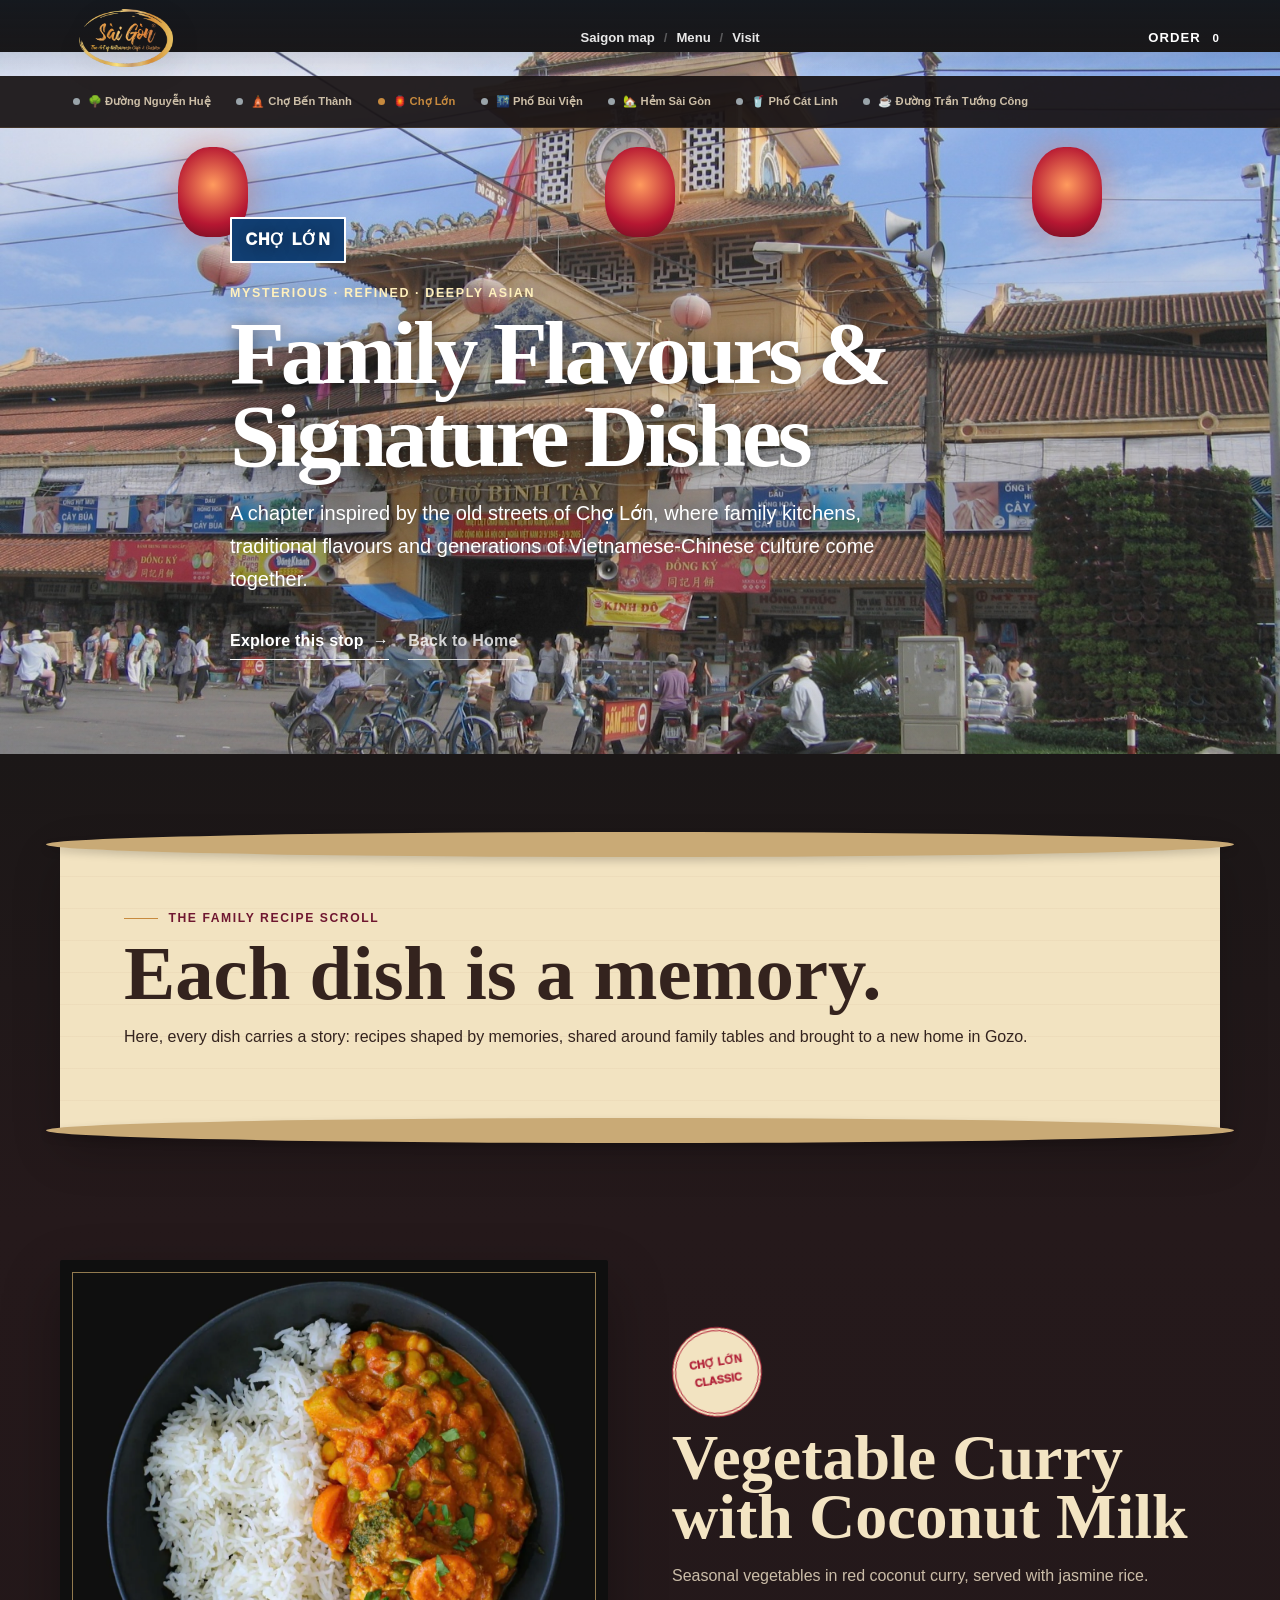
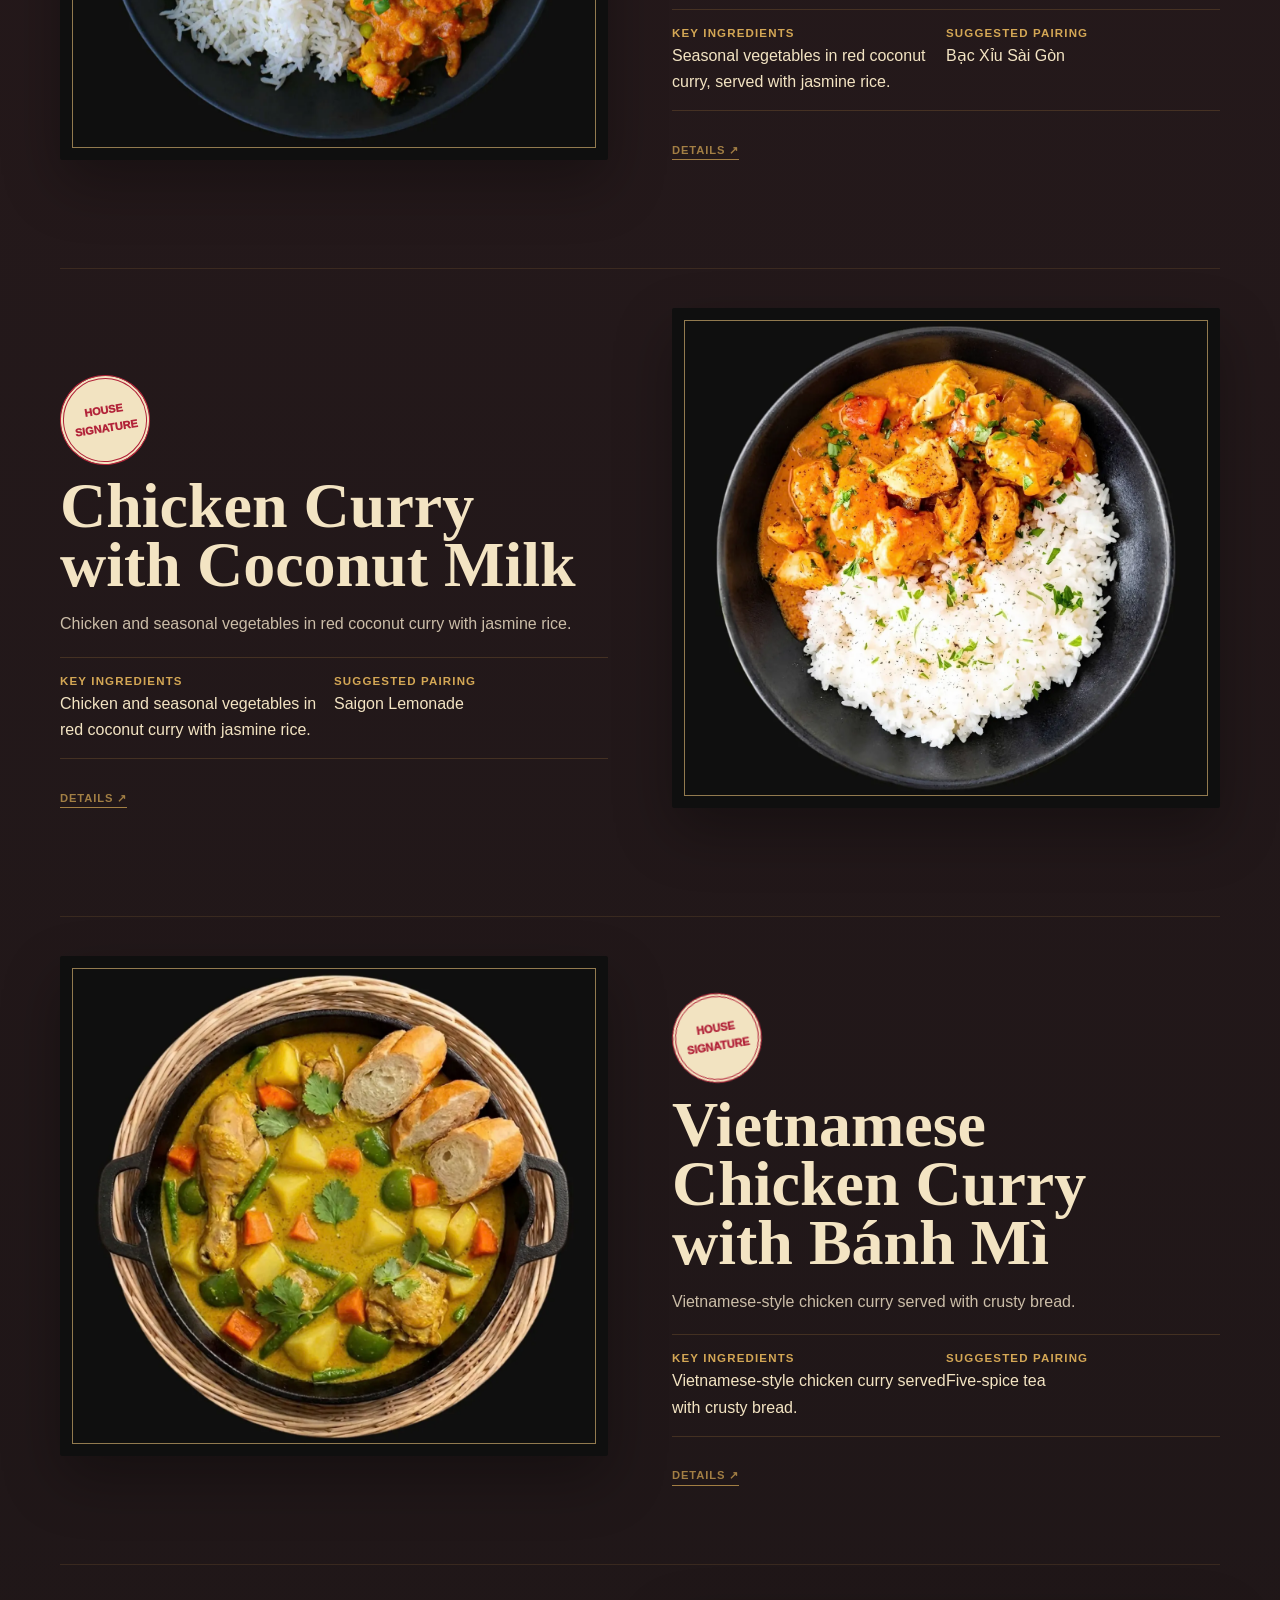
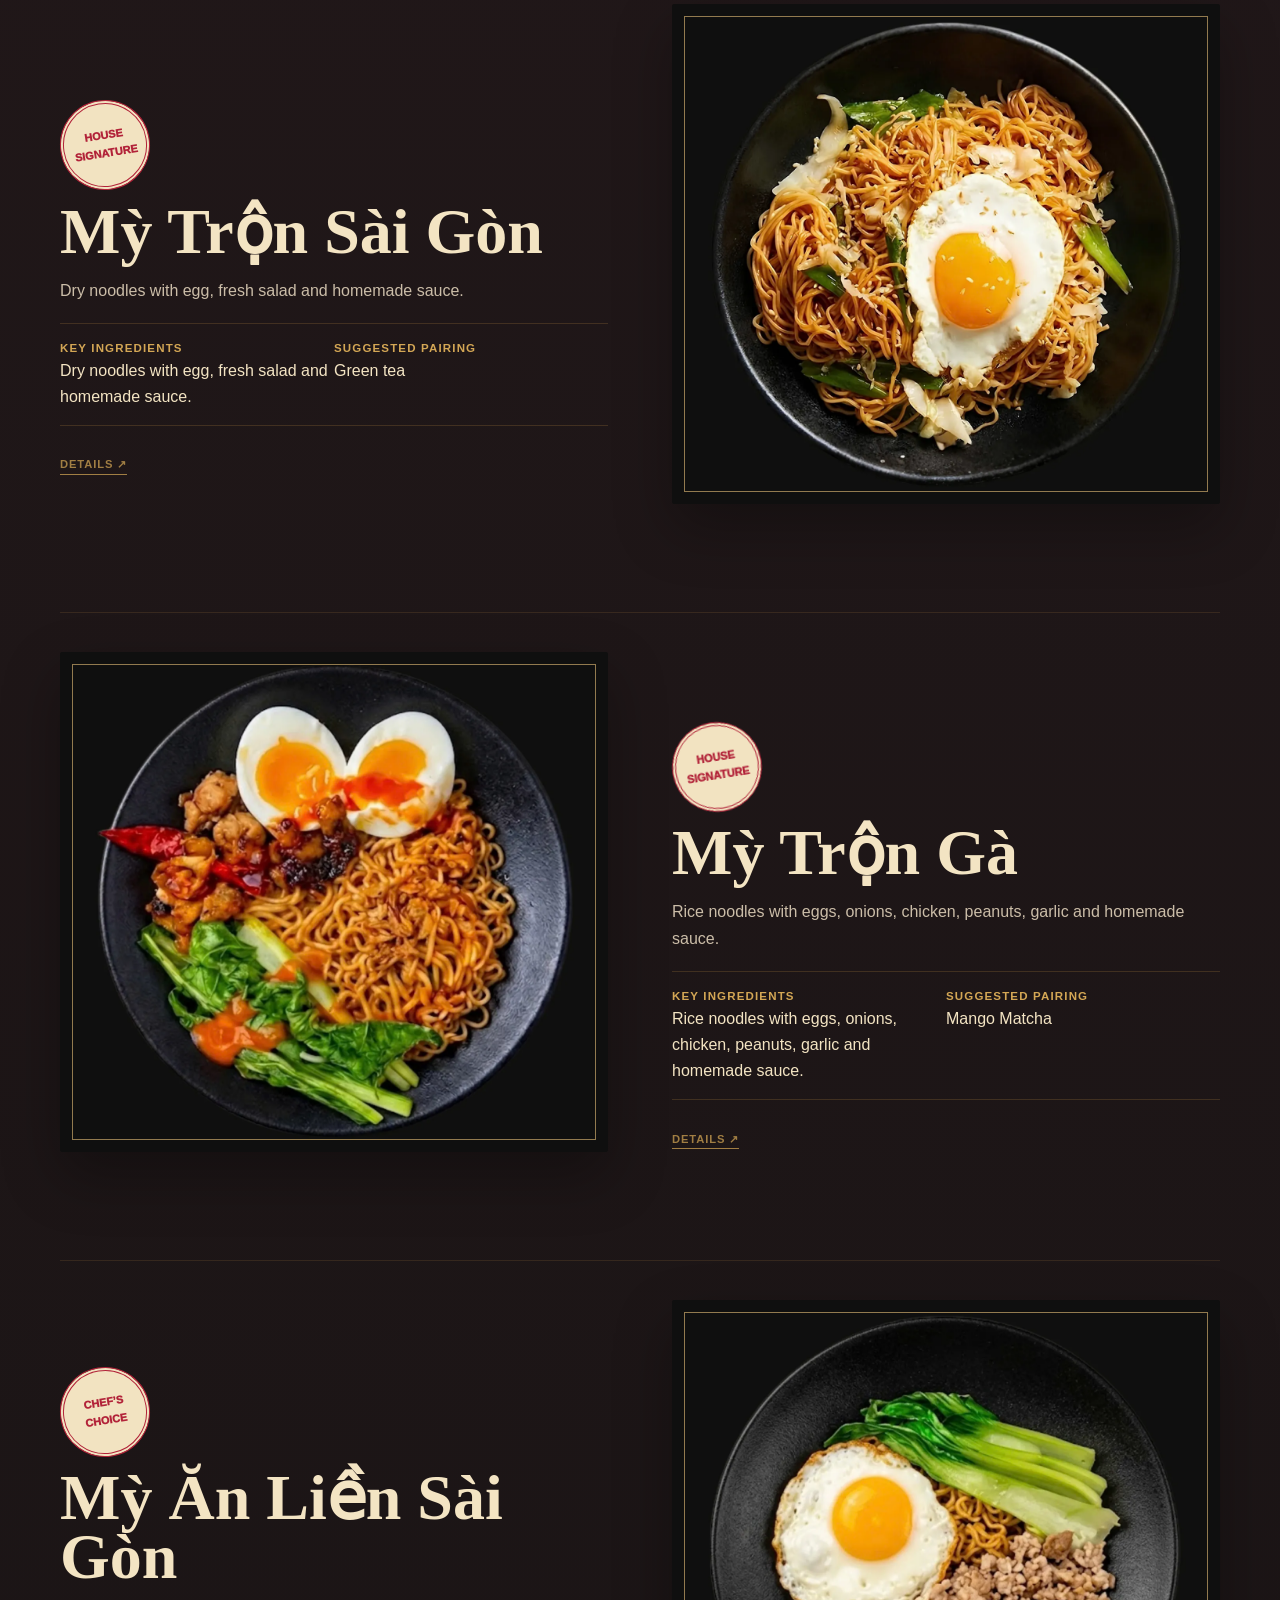
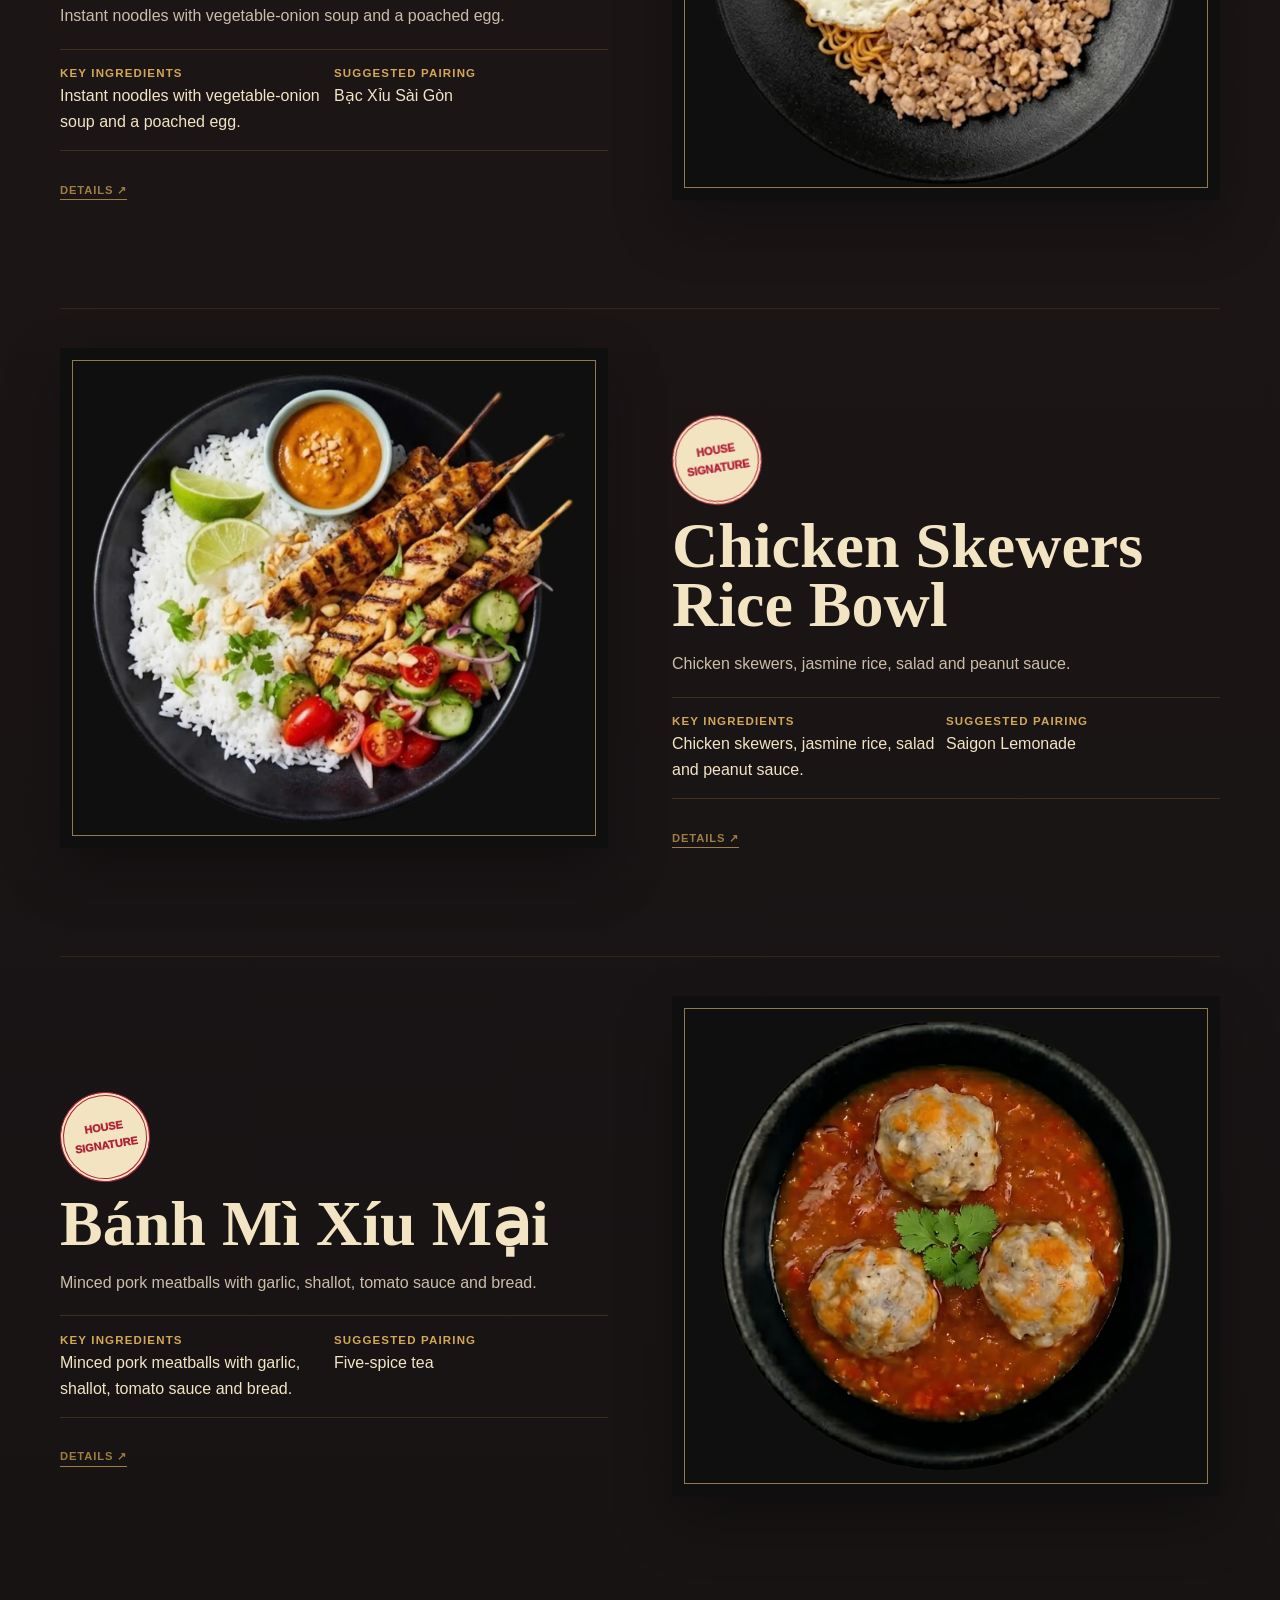
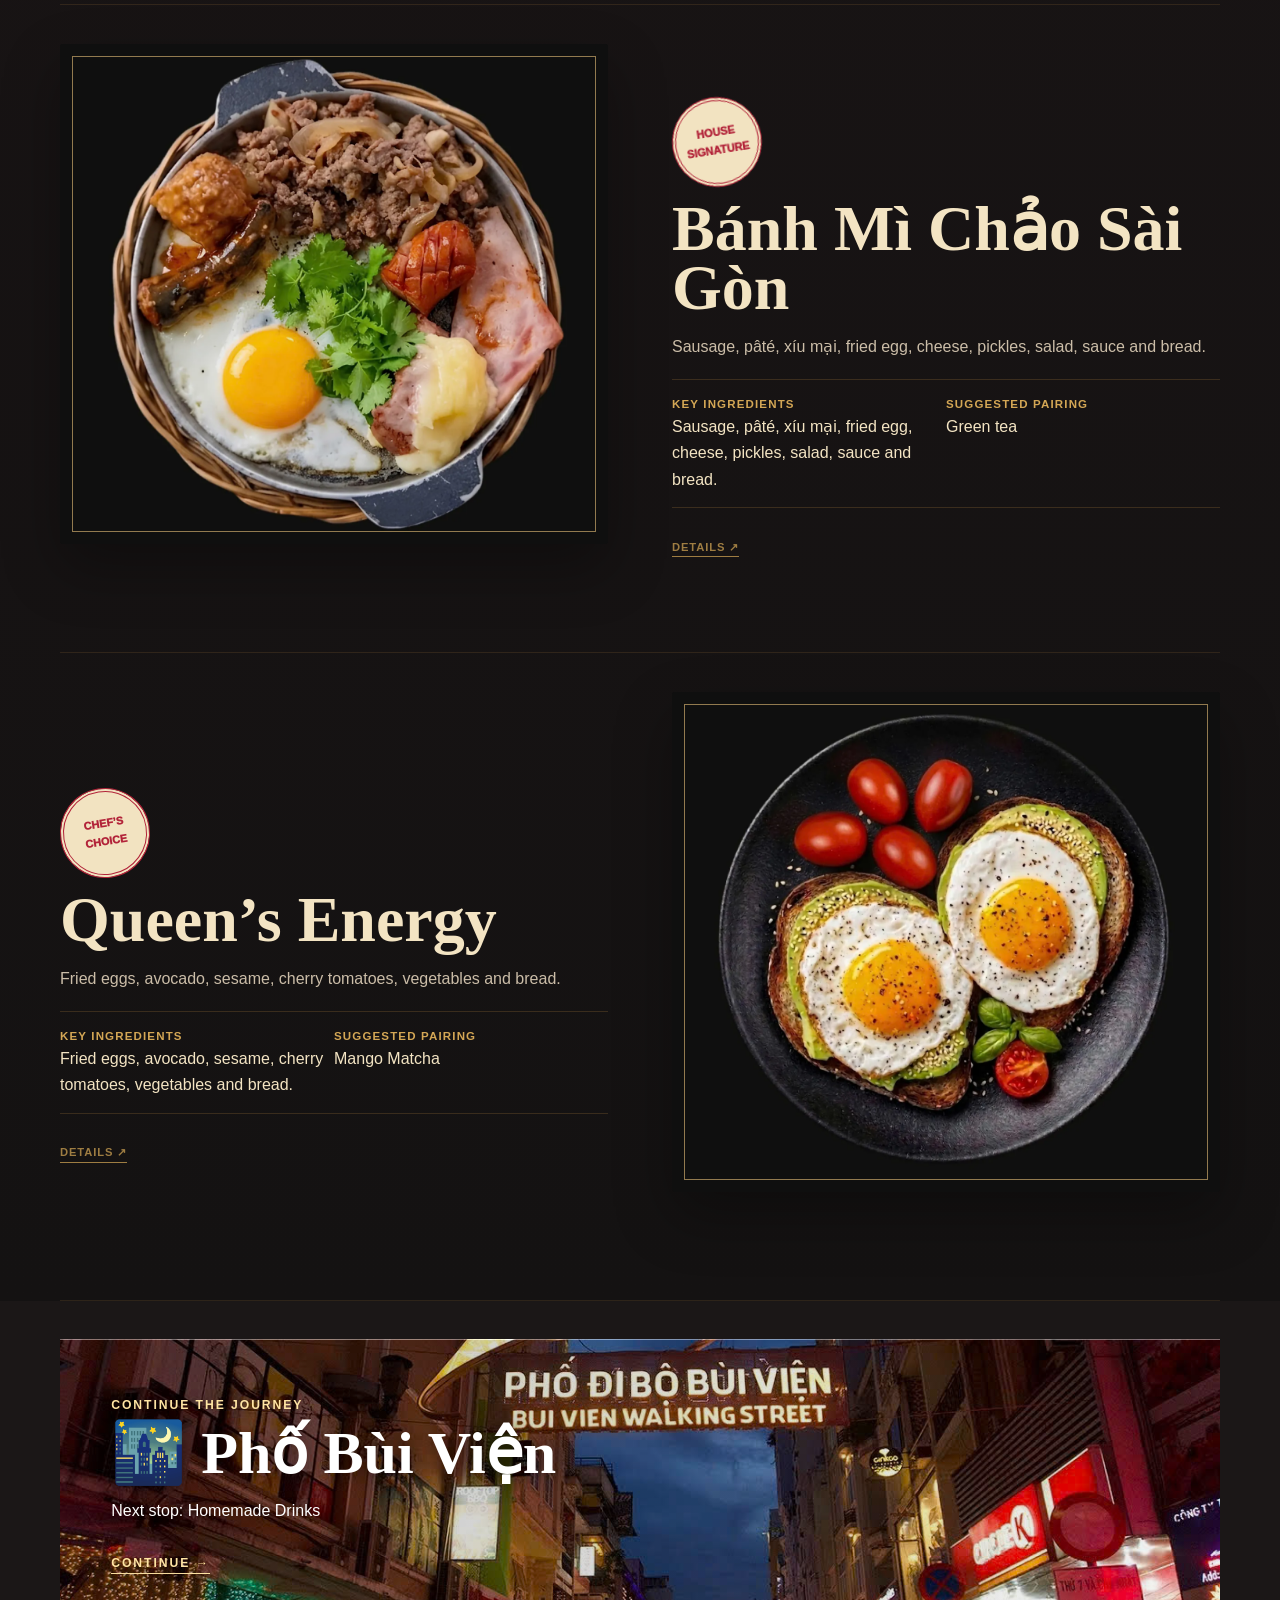
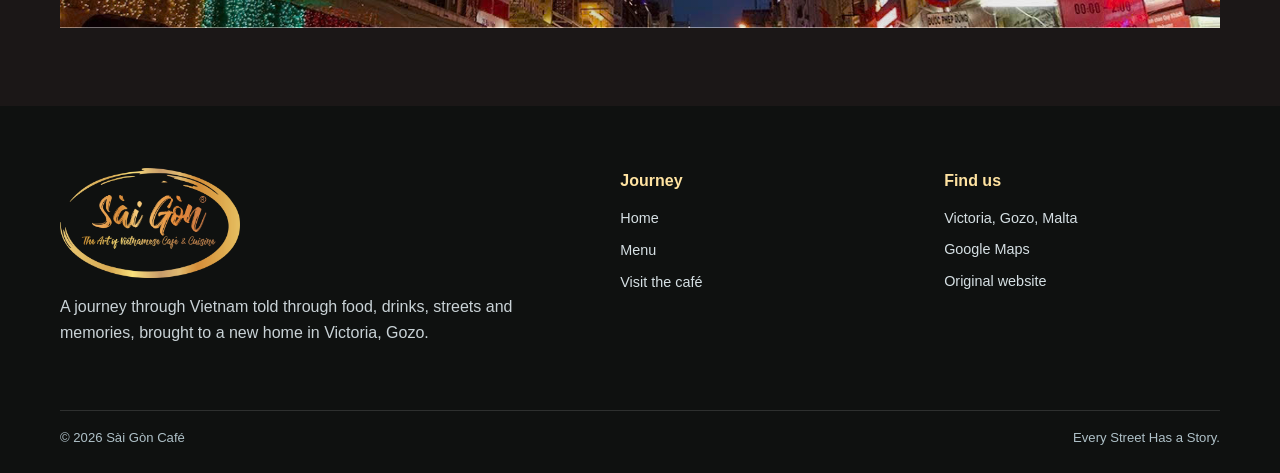
<file: cho-lon.html>
<!DOCTYPE html>
<html lang="en">

<head>
    <meta charset="utf-8" />
    <meta content="width=device-width,initial-scale=1" name="viewport" />
    <meta content="#fff8e8" name="theme-color" />
    <meta content="Family flavours and signature dishes inspired by the old streets and kitchens of Chợ Lớn." name="description" />
    <title>Chợ Lớn Family Flavours · Sài Gòn Café</title>
    <link href="assets/brand/mark.svg" rel="icon" />
    <link href="assets/css/shared.css" rel="stylesheet" />
    <link href="assets/css/cho-lon.css" rel="stylesheet" />
    <link rel="stylesheet" href="assets/css/refine.css">
</head>

<body data-page="cho-lon">
    <div class="wood-gate"><span></span><span></span></div>
    <header class="global-header">
        <div class="container global-nav">
            <a aria-label="Sài Gòn Café home" class="global-logo travel-link" href="index.html"><img alt="Sài Gòn Café"
                    src="assets/brand/logo-from-menu.png" /></a>
            <nav aria-label="Main navigation" class="global-links"><a class="travel-link" href="index.html">Saigon
                    map</a><a href="#menu">Menu</a><a href="index.html#visit">Visit</a></nav>
            <div class="global-actions"><button class="icon-btn cart-button" type="button">Order <span
                        class="cart-count">0</span></button><button aria-label="Toggle menu"
                    class="nav-toggle"><span></span><span></span></button></div>
        </div>
    </header>
    <nav aria-label="Saigon journey" class="journey-rail">
        <div class="journey-rail-inner"><a class="journey-stop travel-link" href="nguyen-hue.html">🌳 Đường Nguyễn
                Huệ</a><a class="journey-stop travel-link" href="ben-thanh.html">🛕 Chợ Bến Thành</a><a
                class="journey-stop active" href="cho-lon.html">🏮 Chợ Lớn</a><a class="journey-stop travel-link"
                href="bui-vien.html">🌃 Phố Bùi Viện</a><a class="journey-stop travel-link" href="hem-saigon.html">🏡
                Hẻm Sài Gòn</a><a class="journey-stop travel-link" href="cat-linh.html">🥤 Phố Cát Linh</a><a
                class="journey-stop travel-link" href="tran-tuong-cong.html">☕ Đường Trần Tướng Công</a></div>
    </nav>
    <main>
        <section class="district-hero" style="--place-photo:url('../images/places/cho-lon-binh-tay-market.jpg')">
            <div class="lanterns"><i class="lantern"></i><i class="lantern"></i><i class="lantern"></i></div>
            <div class="container district-hero-content reveal"><span class="district-sign">Chợ Lớn</span>
                <div class="district-kicker">Mysterious · refined · deeply Asian</div>
                <h1>Family Flavours &amp; Signature Dishes</h1>
                <p>A chapter inspired by the old streets of Chợ Lớn, where family kitchens, traditional flavours and
                    generations of Vietnamese-Chinese culture come together.</p>
                <div class="hero-actions editorial-actions"><a class="btn action-primary" href="#menu">Explore this
                        stop</a><a class="btn travel-link action-secondary" href="index.html">Back to Home</a></div>
                <a class="photo-credit" href="https://commons.wikimedia.org/wiki/File:HCMC_Binh_Tay.jpg" rel="noopener"
                    target="_blank"></a>
            </div>
        </section>
        <section class="scroll-intro">
            <div class="container">
                <div class="scroll-paper reveal">
                    <div class="eyebrow">The Family Recipe Scroll</div>
                    <h2 class="display" style="font-size:clamp(2.8rem,6vw,6rem);line-height:.9;margin:.7rem 0">Each dish
                        is a memory.</h2>
                    <p>Here, every dish carries a story: recipes shaped by memories, shared around family tables and
                        brought to a new home in Gozo.</p>
                </div>
            </div>
        </section>
        <section class="signature-chapters" id="menu">
            <div class="container">
                <article aria-label="View details for Vegetable Curry with Coconut Milk"
                    class="signature-chapter reveal menu-entry"
                    data-desc="Seasonal vegetables in red coconut curry, served with jasmine rice."
                    data-id="cho-lon-400" data-image="assets/images/food/vegetable-curry.webp" data-menu-item=""
                    data-name="Vegetable Curry with Coconut Milk" data-price="12,90 €"
                    data-tags="Vegetarian|Allergens 5,6" role="button" tabindex="0">
                    <div class="signature-image" data-parallax=".035"><img alt="Vegetable Curry with Coconut Milk"
                            src="assets/images/food/vegetable-curry.webp" /></div>
                    <div class="signature-copy"><span class="seal-stamp">Chợ Lớn Classic</span>
                        <h2>Vegetable Curry with Coconut Milk</h2>
                        <p>Seasonal vegetables in red coconut curry, served with jasmine rice.</p>
                        <div class="signature-details">
                            <div class="signature-detail"><b>Key ingredients</b>Seasonal vegetables in red coconut
                                curry, served with jasmine rice.</div>
                            <div class="signature-detail"><b>Suggested pairing</b>Bạc Xỉu Sài Gòn</div>
                        </div><span class="entry-cue">Details ↗</span>
                    </div>
                </article>
                <article aria-label="View details for Chicken Curry with Coconut Milk"
                    class="signature-chapter reveal menu-entry"
                    data-desc="Chicken and seasonal vegetables in red coconut curry with jasmine rice."
                    data-id="cho-lon-401" data-image="assets/images/food/chicken-curry.webp" data-menu-item=""
                    data-name="Chicken Curry with Coconut Milk" data-price="14,90 €" data-tags="Signature|Allergens 6,7"
                    role="button" tabindex="0">
                    <div class="signature-image" data-parallax=".035"><img alt="Chicken Curry with Coconut Milk"
                            src="assets/images/food/chicken-curry.webp" /></div>
                    <div class="signature-copy"><span class="seal-stamp">House Signature</span>
                        <h2>Chicken Curry with Coconut Milk</h2>
                        <p>Chicken and seasonal vegetables in red coconut curry with jasmine rice.</p>
                        <div class="signature-details">
                            <div class="signature-detail"><b>Key ingredients</b>Chicken and seasonal vegetables in red
                                coconut curry with jasmine rice.</div>
                            <div class="signature-detail"><b>Suggested pairing</b>Saigon Lemonade</div>
                        </div><span class="entry-cue">Details ↗</span>
                    </div>
                </article>
                <article aria-label="View details for Vietnamese Chicken Curry with Bánh Mì"
                    class="signature-chapter reveal menu-entry"
                    data-desc="Vietnamese-style chicken curry served with crusty bread." data-id="cho-lon-402"
                    data-image="assets/images/food/curry-chao-banh-mi.webp" data-menu-item=""
                    data-name="Vietnamese Chicken Curry with Bánh Mì" data-price="12,90 €" data-tags="Signature|Allergens 1,6"
                    role="button" tabindex="0">
                    <div class="signature-image" data-parallax=".035"><img alt="Vietnamese Chicken Curry with Bánh Mì"
                            src="assets/images/food/curry-chao-banh-mi.webp" /></div>
                    <div class="signature-copy"><span class="seal-stamp">House Signature</span>
                        <h2>Vietnamese Chicken Curry with Bánh Mì</h2>
                        <p>Vietnamese-style chicken curry served with crusty bread.</p>
                        <div class="signature-details">
                            <div class="signature-detail"><b>Key ingredients</b>Vietnamese-style chicken curry served
                                with crusty bread.</div>
                            <div class="signature-detail"><b>Suggested pairing</b>Five-spice tea</div>
                        </div><span class="entry-cue">Details ↗</span>
                    </div>
                </article>
                <article aria-label="View details for Mỳ Trộn Sài Gòn" class="signature-chapter reveal menu-entry"
                    data-desc="Dry noodles with egg, fresh salad and homemade sauce." data-id="cho-lon-500"
                    data-image="assets/images/food/my-tron-saigon.webp" data-menu-item="" data-name="Mỳ Trộn Sài Gòn"
                    data-price="11,90 €" data-tags="Signature|Allergens 1,3,6,10" role="button" tabindex="0">
                    <div class="signature-image" data-parallax=".035"><img alt="Mỳ Trộn Sài Gòn"
                            src="assets/images/food/my-tron-saigon.webp" /></div>
                    <div class="signature-copy"><span class="seal-stamp">House Signature</span>
                        <h2>Mỳ Trộn Sài Gòn</h2>
                        <p>Dry noodles with egg, fresh salad and homemade sauce.</p>
                        <div class="signature-details">
                            <div class="signature-detail"><b>Key ingredients</b>Dry noodles with egg, fresh salad and
                                homemade sauce.</div>
                            <div class="signature-detail"><b>Suggested pairing</b>Green tea</div>
                        </div><span class="entry-cue">Details ↗</span>
                    </div>
                </article>
                <article aria-label="View details for Mỳ Trộn Gà" class="signature-chapter reveal menu-entry"
                    data-desc="Rice noodles with eggs, onions, chicken, peanuts, garlic and homemade sauce."
                    data-id="cho-lon-501" data-image="assets/images/food/my-tron-ga.webp" data-menu-item=""
                    data-name="Mỳ Trộn Gà" data-price="13,90 €" data-tags="Signature|Allergens 1,3,5,6" role="button"
                    tabindex="0">
                    <div class="signature-image" data-parallax=".035"><img alt="Mỳ Trộn Gà"
                            src="assets/images/food/my-tron-ga.webp" /></div>
                    <div class="signature-copy"><span class="seal-stamp">House Signature</span>
                        <h2>Mỳ Trộn Gà</h2>
                        <p>Rice noodles with eggs, onions, chicken, peanuts, garlic and homemade sauce.</p>
                        <div class="signature-details">
                            <div class="signature-detail"><b>Key ingredients</b>Rice noodles with eggs, onions, chicken,
                                peanuts, garlic and homemade sauce.</div>
                            <div class="signature-detail"><b>Suggested pairing</b>Mango Matcha</div>
                        </div><span class="entry-cue">Details ↗</span>
                    </div>
                </article>
                <article aria-label="View details for Mỳ Ăn Liền Sài Gòn" class="signature-chapter reveal menu-entry"
                    data-desc="Instant noodles with vegetable-onion soup and a poached egg." data-id="cho-lon-502"
                    data-image="assets/images/food/instant-noodles.webp" data-menu-item=""
                    data-name="Mỳ Ăn Liền Sài Gòn" data-price="11,90 €" data-tags="Allergens 1,3,6" role="button"
                    tabindex="0">
                    <div class="signature-image" data-parallax=".035"><img alt="Mỳ Ăn Liền Sài Gòn"
                            src="assets/images/food/instant-noodles.webp" /></div>
                    <div class="signature-copy"><span class="seal-stamp">Chef’s Choice</span>
                        <h2>Mỳ Ăn Liền Sài Gòn</h2>
                        <p>Instant noodles with vegetable-onion soup and a poached egg.</p>
                        <div class="signature-details">
                            <div class="signature-detail"><b>Key ingredients</b>Instant noodles with vegetable-onion
                                soup and a poached egg.</div>
                            <div class="signature-detail"><b>Suggested pairing</b>Bạc Xỉu Sài Gòn</div>
                        </div><span class="entry-cue">Details ↗</span>
                    </div>
                </article>
                <article aria-label="View details for Chicken Skewers Rice Bowl"
                    class="signature-chapter reveal menu-entry"
                    data-desc="Chicken skewers, jasmine rice, salad and peanut sauce." data-id="cho-lon-503"
                    data-image="assets/images/food/chicken-skewer-rice.webp" data-menu-item=""
                    data-name="Chicken Skewers Rice Bowl" data-price="13,90 €" data-tags="Signature|Allergens 5,6,10"
                    role="button" tabindex="0">
                    <div class="signature-image" data-parallax=".035"><img alt="Chicken Skewers Rice Bowl"
                            src="assets/images/food/chicken-skewer-rice.webp" /></div>
                    <div class="signature-copy"><span class="seal-stamp">House Signature</span>
                        <h2>Chicken Skewers Rice Bowl</h2>
                        <p>Chicken skewers, jasmine rice, salad and peanut sauce.</p>
                        <div class="signature-details">
                            <div class="signature-detail"><b>Key ingredients</b>Chicken skewers, jasmine rice, salad and
                                peanut sauce.</div>
                            <div class="signature-detail"><b>Suggested pairing</b>Saigon Lemonade</div>
                        </div><span class="entry-cue">Details ↗</span>
                    </div>
                </article>
                <article aria-label="View details for Bánh Mì Xíu Mại" class="signature-chapter reveal menu-entry"
                    data-desc="Minced pork meatballs with garlic, shallot, tomato sauce and bread."
                    data-id="cho-lon-600" data-image="assets/images/food/banh-mi-xiu-mai.webp" data-menu-item=""
                    data-name="Bánh Mì Xíu Mại" data-price="8,50 €" data-tags="Signature|Allergens 1,3,6" role="button"
                    tabindex="0">
                    <div class="signature-image" data-parallax=".035"><img alt="Bánh Mì Xíu Mại"
                            src="assets/images/food/banh-mi-xiu-mai.webp" /></div>
                    <div class="signature-copy"><span class="seal-stamp">House Signature</span>
                        <h2>Bánh Mì Xíu Mại</h2>
                        <p>Minced pork meatballs with garlic, shallot, tomato sauce and bread.</p>
                        <div class="signature-details">
                            <div class="signature-detail"><b>Key ingredients</b>Minced pork meatballs with garlic,
                                shallot, tomato sauce and bread.</div>
                            <div class="signature-detail"><b>Suggested pairing</b>Five-spice tea</div>
                        </div><span class="entry-cue">Details ↗</span>
                    </div>
                </article>
                <article aria-label="View details for Bánh Mì Chảo Sài Gòn" class="signature-chapter reveal menu-entry"
                    data-desc="Sausage, pâté, xíu mại, fried egg, cheese, pickles, salad, sauce and bread."
                    data-id="cho-lon-601" data-image="assets/images/food/queens-energy.webp" data-menu-item=""
                    data-name="Bánh Mì Chảo Sài Gòn" data-price="12,50 €" data-tags="Signature|Allergens 1,3,7"
                    role="button" tabindex="0">
                    <div class="signature-image" data-parallax=".035"><img alt="Bánh Mì Chảo Sài Gòn"
                            src="assets/images/food/queens-energy.webp" /></div>
                    <div class="signature-copy"><span class="seal-stamp">House Signature</span>
                        <h2>Bánh Mì Chảo Sài Gòn</h2>
                        <p>Sausage, pâté, xíu mại, fried egg, cheese, pickles, salad, sauce and bread.</p>
                        <div class="signature-details">
                            <div class="signature-detail"><b>Key ingredients</b>Sausage, pâté, xíu mại, fried egg,
                                cheese, pickles, salad, sauce and bread.</div>
                            <div class="signature-detail"><b>Suggested pairing</b>Green tea</div>
                        </div><span class="entry-cue">Details ↗</span>
                    </div>
                </article>
                <article aria-label="View details for Queen’s Energy" class="signature-chapter reveal menu-entry"
                    data-desc="Fried eggs, avocado, sesame, cherry tomatoes, vegetables and bread."
                    data-id="cho-lon-602" data-image="assets/images/food/avocado-egg-toast.webp" data-menu-item=""
                    data-name="Queen’s Energy" data-price="7,50 €" data-tags="Allergens 1,3,10" role="button"
                    tabindex="0">
                    <div class="signature-image" data-parallax=".035"><img alt="Queen’s Energy"
                            src="assets/images/food/avocado-egg-toast.webp" /></div>
                    <div class="signature-copy"><span class="seal-stamp">Chef’s Choice</span>
                        <h2>Queen’s Energy</h2>
                        <p>Fried eggs, avocado, sesame, cherry tomatoes, vegetables and bread.</p>
                        <div class="signature-details">
                            <div class="signature-detail"><b>Key ingredients</b>Fried eggs, avocado, sesame, cherry
                                tomatoes, vegetables and bread.</div>
                            <div class="signature-detail"><b>Suggested pairing</b>Mango Matcha</div>
                        </div><span class="entry-cue">Details ↗</span>
                    </div>
                </article>
            </div>
        </section>
        <section class="next-stop">
            <div class="container"><a class="next-stop-card travel-link" href="bui-vien.html"
                    style="--next-photo:url('../images/places/bui-vien-night-2023.jpg')">
                    <div><span>Continue the journey</span>
                        <h2>🌃 Phố Bùi Viện</h2>
                        <p>Next stop: Homemade Drinks</p><span class="next-arrow">Continue →</span>
                    </div>
                </a></div>
        </section>
    </main>
    <footer class="site-footer" id="visit">
        <div class="container">
            <div class="footer-grid">
                <div><img alt="Sài Gòn Café" class="footer-logo" src="assets/brand/logo-from-menu.png" />
                    <p class="footer-copy">A journey through Vietnam told through food, drinks, streets and memories,
                        brought to a new home in Victoria, Gozo.</p>
                </div>
                <div>
                    <div class="footer-title">Journey</div>
                    <div class="footer-links"><a class="travel-link" href="index.html">Home</a><a
                            href="menu.html">Menu</a><a href="index.html#visit">Visit the café</a></div>
                </div>
                <div>
                    <div class="footer-title">Find us</div>
                    <div class="footer-links"><span data-config="address">Victoria, Gozo, Malta</span><a
                            data-href="googleMaps" href="#">Google Maps</a><a data-href="oldWebsite" href="#">Original
                            website</a></div>
                </div>
            </div>
            <div class="copyright"><span>© <span data-year=""></span> Sài Gòn Café</span><span>Every Street Has a
                    Story.</span></div>
        </div>
    </footer>
    <script src="assets/js/site-config.js"></script>
    <script src="assets/js/app.js"></script>
</body>

</html>
</file>
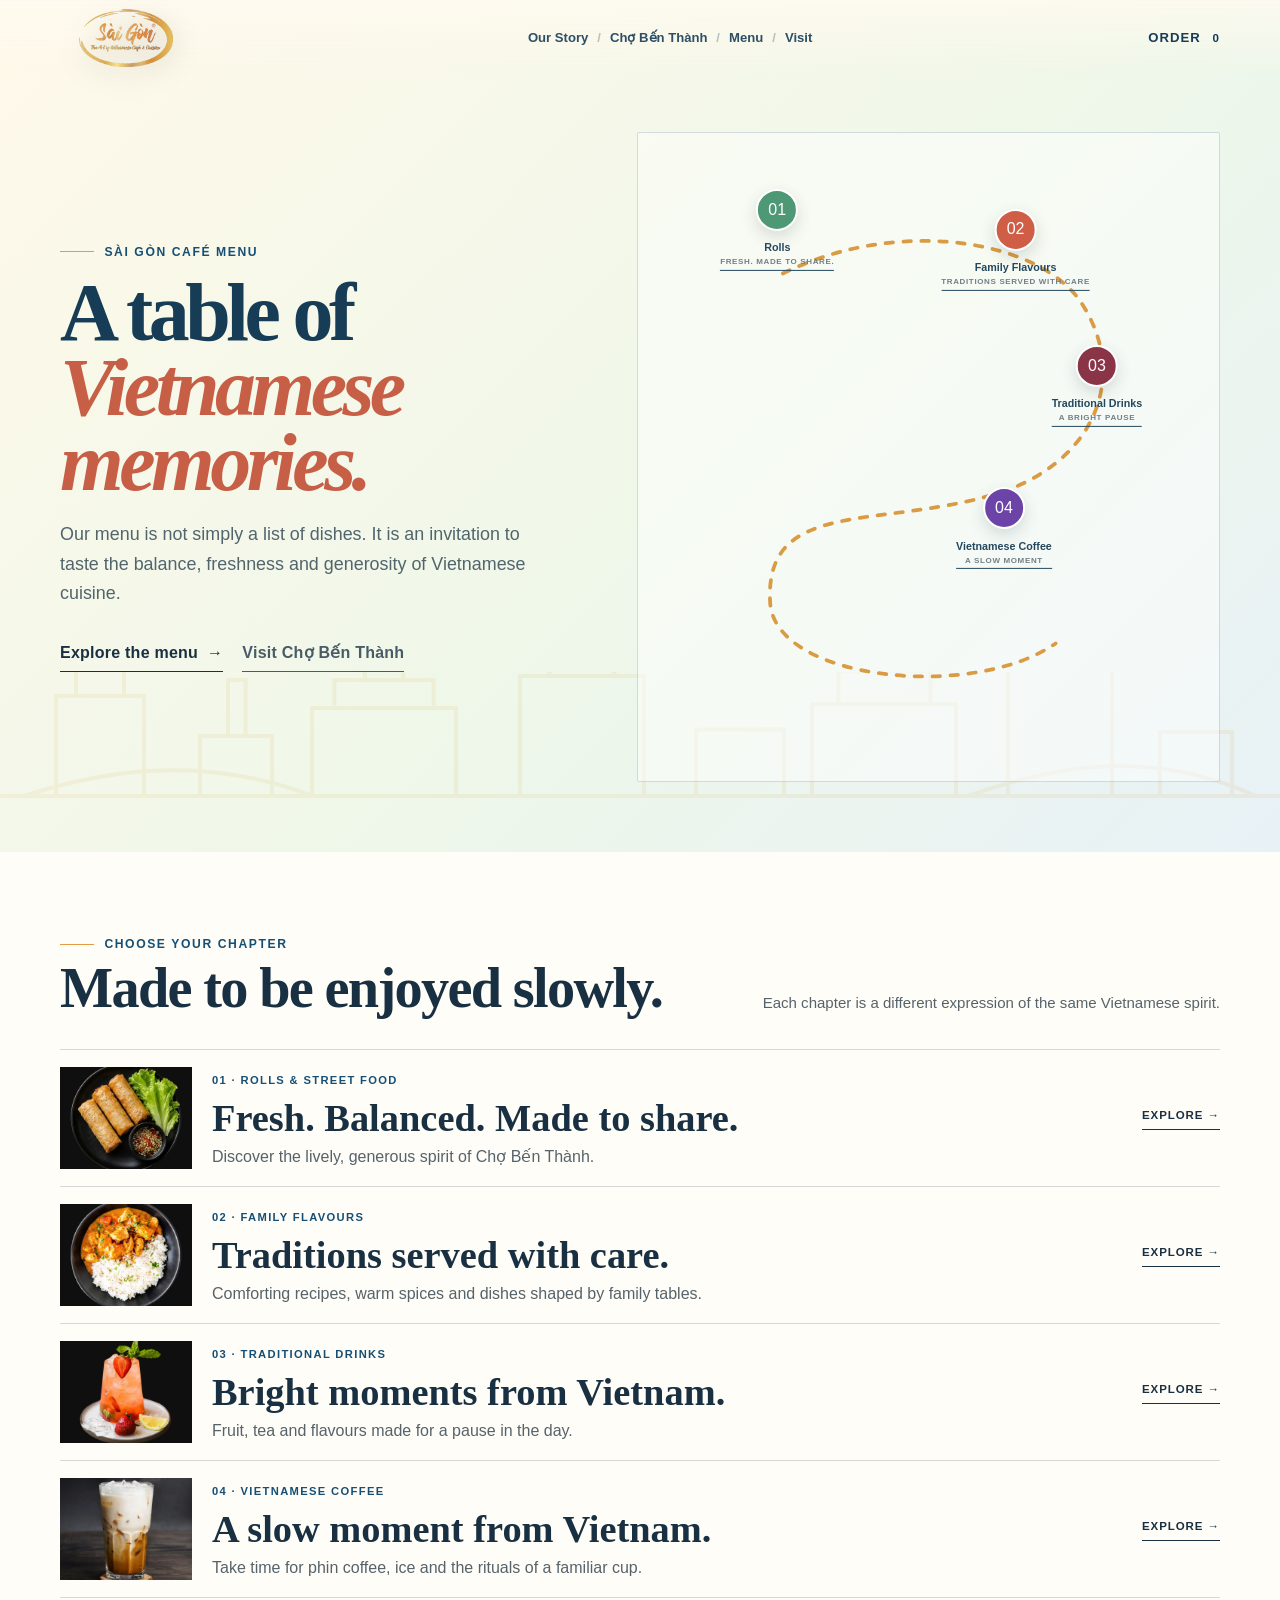
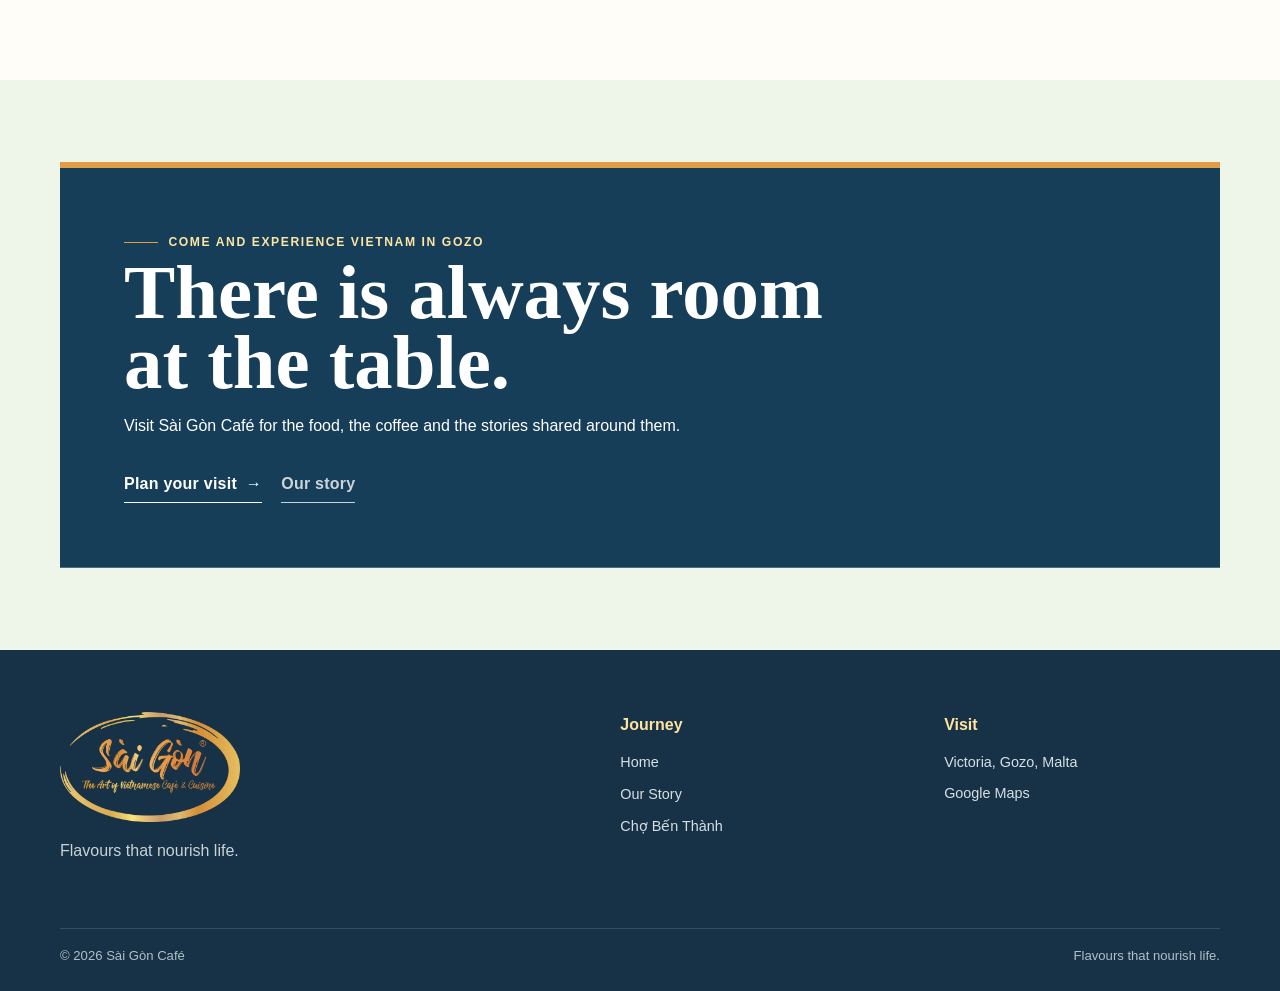
<file: menu.html>
<!DOCTYPE html>
<html lang="en">
<head>
    <meta charset="utf-8" />
    <meta content="width=device-width,initial-scale=1" name="viewport" />
    <meta content="#fff8e8" name="theme-color" />
    <meta content="The Sài Gòn Café menu — Vietnamese cuisine prepared with balance, care and tradition in Gozo." name="description" />
    <title>Menu · Sài Gòn Café</title>
    <link href="assets/brand/mark.svg" rel="icon" />
    <link href="assets/css/shared.css" rel="stylesheet" />
    <link href="assets/css/home.css" rel="stylesheet" />
    <link href="assets/css/refine.css" rel="stylesheet" />
</head>
<body data-page="menu">
    <header class="global-header">
        <div class="container global-nav">
            <a aria-label="Sài Gòn Café home" class="global-logo travel-link" href="index.html"><img alt="Sài Gòn Café" src="assets/brand/logo-from-menu.png" /></a>
            <nav aria-label="Main navigation" class="global-links"><a href="nguyen-hue.html">Our Story</a><a href="ben-thanh.html">Chợ Bến Thành</a><a href="menu.html">Menu</a><a href="index.html#visit">Visit</a></nav>
            <div class="global-actions"><button class="icon-btn cart-button" type="button">Order <span class="cart-count">0</span></button><button aria-label="Toggle menu" class="nav-toggle"><span></span><span></span></button></div>
        </div>
    </header>
    <main>
        <section class="home-hero menu-overview-hero">
            <div class="container home-grid">
                <div class="home-copy reveal"><div class="eyebrow">Sài Gòn Café Menu</div><h1>A table of <em>Vietnamese memories.</em></h1><p>Our menu is not simply a list of dishes. It is an invitation to taste the balance, freshness and generosity of Vietnamese cuisine.</p><div class="hero-actions editorial-actions"><a class="btn action-primary" href="#menu-groups">Explore the menu</a><a class="btn action-secondary" href="ben-thanh.html">Visit Chợ Bến Thành</a></div></div>
                <div class="home-map reveal" aria-label="Sài Gòn Café menu journey">
                    <svg aria-hidden="true" viewBox="0 0 700 700"><path class="map-line" d="M155 105 C310 28 500 60 555 145 C620 245 570 360 440 400 C285 447 130 405 138 545 C144 650 410 677 520 600"></path></svg>
                    <a class="map-stop" href="ben-thanh.html"><span class="map-pin"><i>01</i></span><span class="map-label">Rolls<span class="map-note">Fresh. Made to share.</span></span></a>
                    <a class="map-stop" href="cho-lon.html"><span class="map-pin"><i>02</i></span><span class="map-label">Family Flavours<span class="map-note">Traditions served with care</span></span></a>
                    <a class="map-stop" href="bui-vien.html"><span class="map-pin"><i>03</i></span><span class="map-label">Traditional Drinks<span class="map-note">A bright pause</span></span></a>
                    <a class="map-stop" href="tran-tuong-cong.html"><span class="map-pin"><i>04</i></span><span class="map-label">Vietnamese Coffee<span class="map-note">A slow moment</span></span></a>
                </div>
            </div>
        </section>
        <section class="page-section menu-overview" id="menu-groups">
            <div class="container">
                <div class="section-heading reveal"><div><div class="eyebrow">Choose your chapter</div><h2>Made to be enjoyed slowly.</h2></div><p>Each chapter is a different expression of the same Vietnamese spirit.</p></div>
                <div class="menu-chapter-list">
                    <a class="menu-chapter reveal" href="ben-thanh.html"><img alt="Vietnamese rolls and street-food platter" src="assets/images/food/spring-rolls.webp" /><div><span>01 · Rolls &amp; street food</span><h2>Fresh. Balanced. Made to share.</h2><p>Discover the lively, generous spirit of Chợ Bến Thành.</p></div><b>Explore →</b></a>
                    <a class="menu-chapter reveal" href="cho-lon.html"><img alt="Vietnamese curry and rice" src="assets/images/food/chicken-curry.webp" /><div><span>02 · Family flavours</span><h2>Traditions served with care.</h2><p>Comforting recipes, warm spices and dishes shaped by family tables.</p></div><b>Explore →</b></a>
                    <a class="menu-chapter reveal" href="bui-vien.html"><img alt="Fresh Vietnamese traditional drinks" src="assets/images/food/strawberry-lemonade.webp" /><div><span>03 · Traditional drinks</span><h2>Bright moments from Vietnam.</h2><p>Fruit, tea and flavours made for a pause in the day.</p></div><b>Explore →</b></a>
                    <a class="menu-chapter reveal" href="tran-tuong-cong.html"><img alt="Vietnamese iced coffee" src="assets/images/food/bac-xiu.webp" /><div><span>04 · Vietnamese coffee</span><h2>A slow moment from Vietnam.</h2><p>Take time for phin coffee, ice and the rituals of a familiar cup.</p></div><b>Explore →</b></a>
                </div>
            </div>
        </section>
        <section class="page-section home-cta"><div class="container"><div class="home-cta-card reveal"><div class="eyebrow" style="color:#ffe5a4">Come and experience Vietnam in Gozo</div><h2>There is always room at the table.</h2><p>Visit Sài Gòn Café for the food, the coffee and the stories shared around them.</p><div class="hero-actions editorial-actions"><a class="btn action-primary" href="index.html#visit">Plan your visit</a><a class="btn action-secondary" href="nguyen-hue.html">Our story</a></div></div></div></section>
    </main>
    <footer class="site-footer"><div class="container"><div class="footer-grid"><div><img alt="Sài Gòn Café" class="footer-logo" src="assets/brand/logo-from-menu.png" /><p class="footer-copy">Flavours that nourish life.</p></div><div><div class="footer-title">Journey</div><div class="footer-links"><a href="index.html">Home</a><a href="nguyen-hue.html">Our Story</a><a href="ben-thanh.html">Chợ Bến Thành</a></div></div><div><div class="footer-title">Visit</div><div class="footer-links"><span data-config="address">Victoria, Gozo, Malta</span><a data-href="googleMaps" href="#">Google Maps</a></div></div></div><div class="copyright"><span>© <span data-year=""></span> Sài Gòn Café</span><span>Flavours that nourish life.</span></div></div></footer>
    <script src="assets/js/site-config.js"></script><script src="assets/js/app.js"></script>
</body>
</html>
</file>
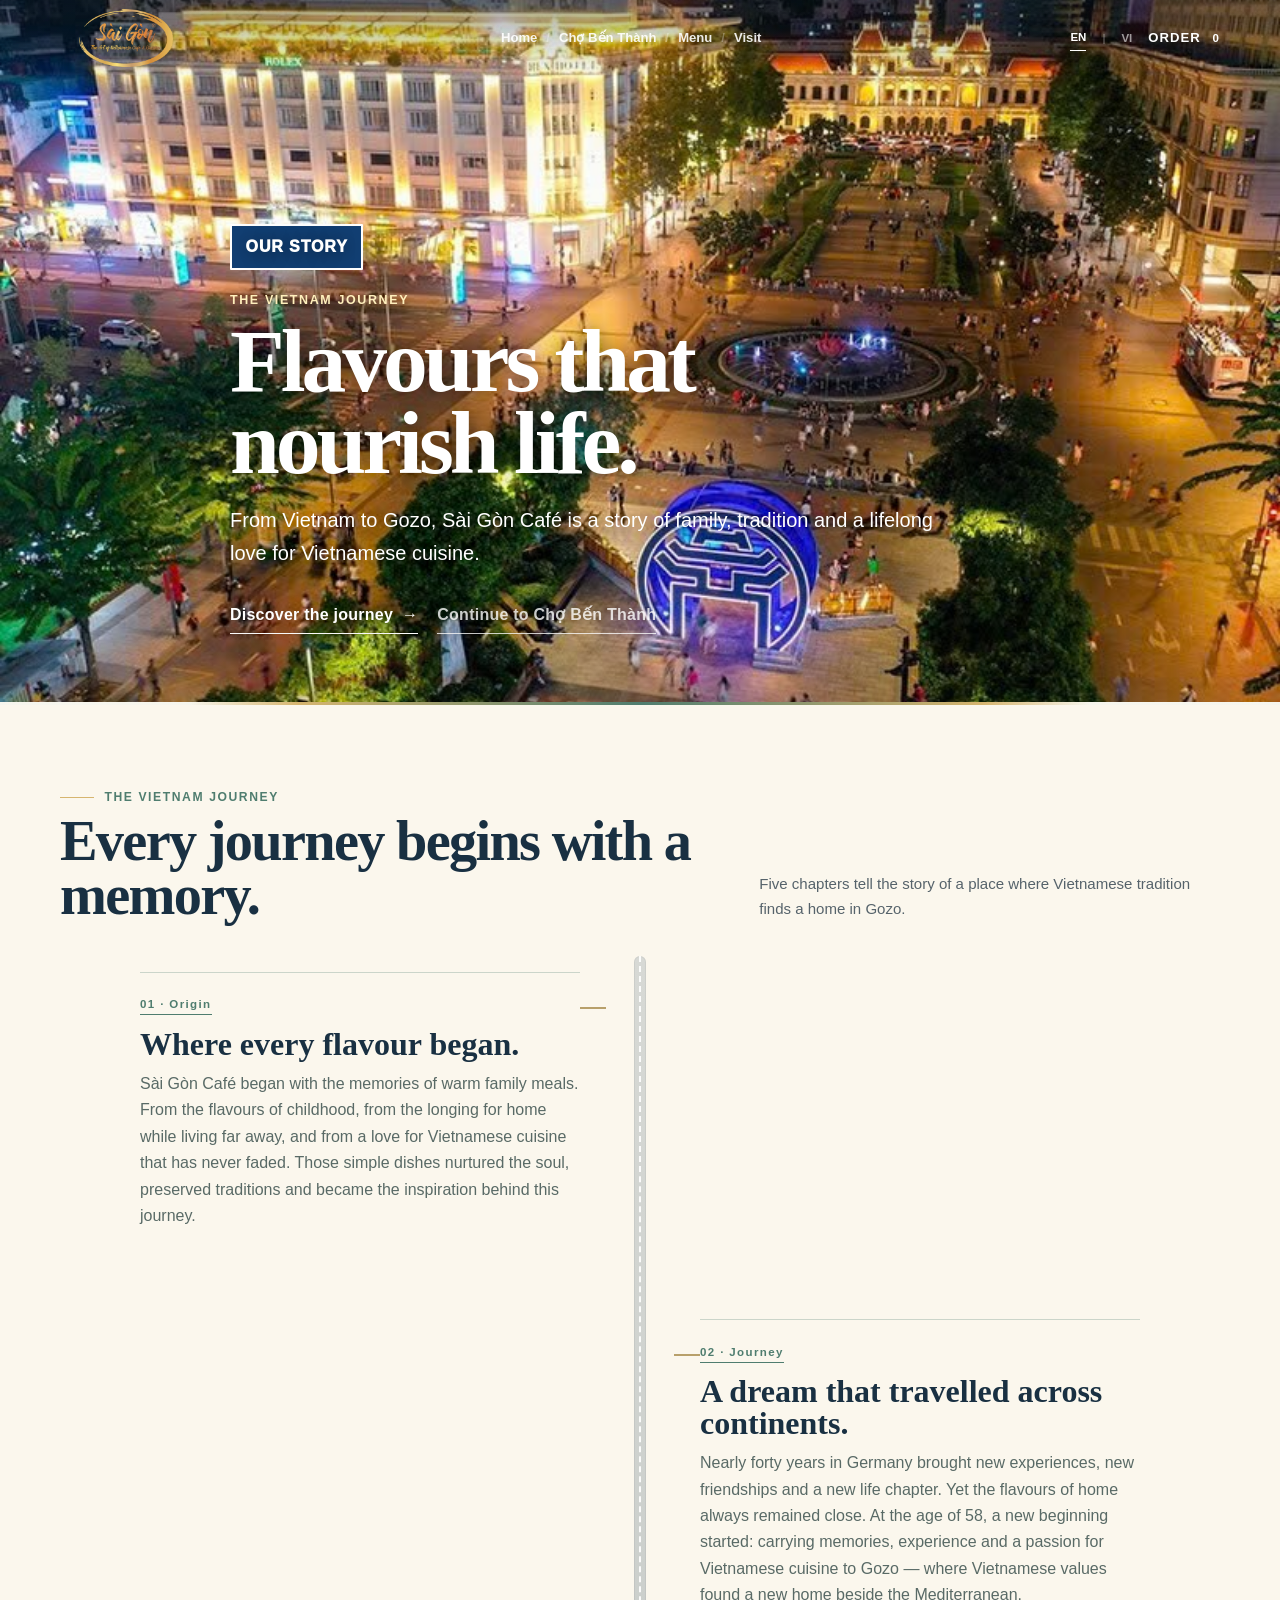
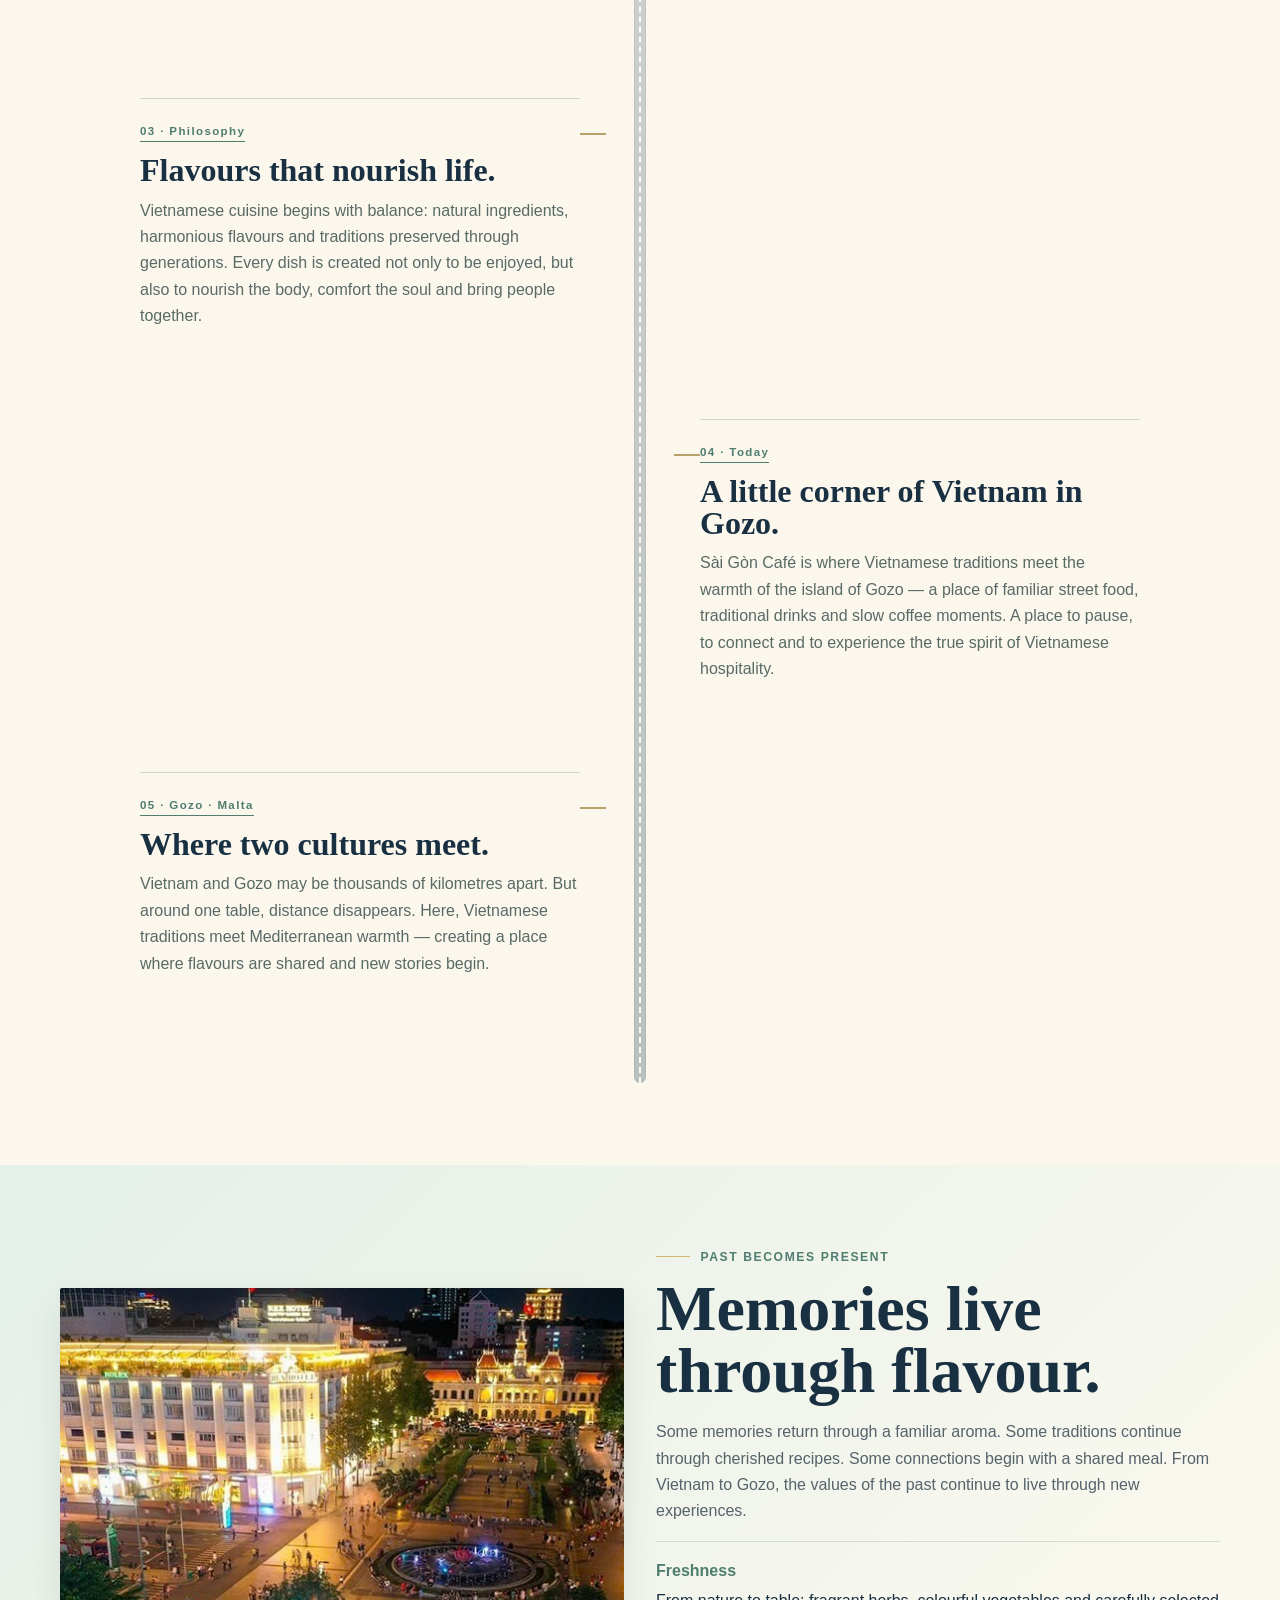
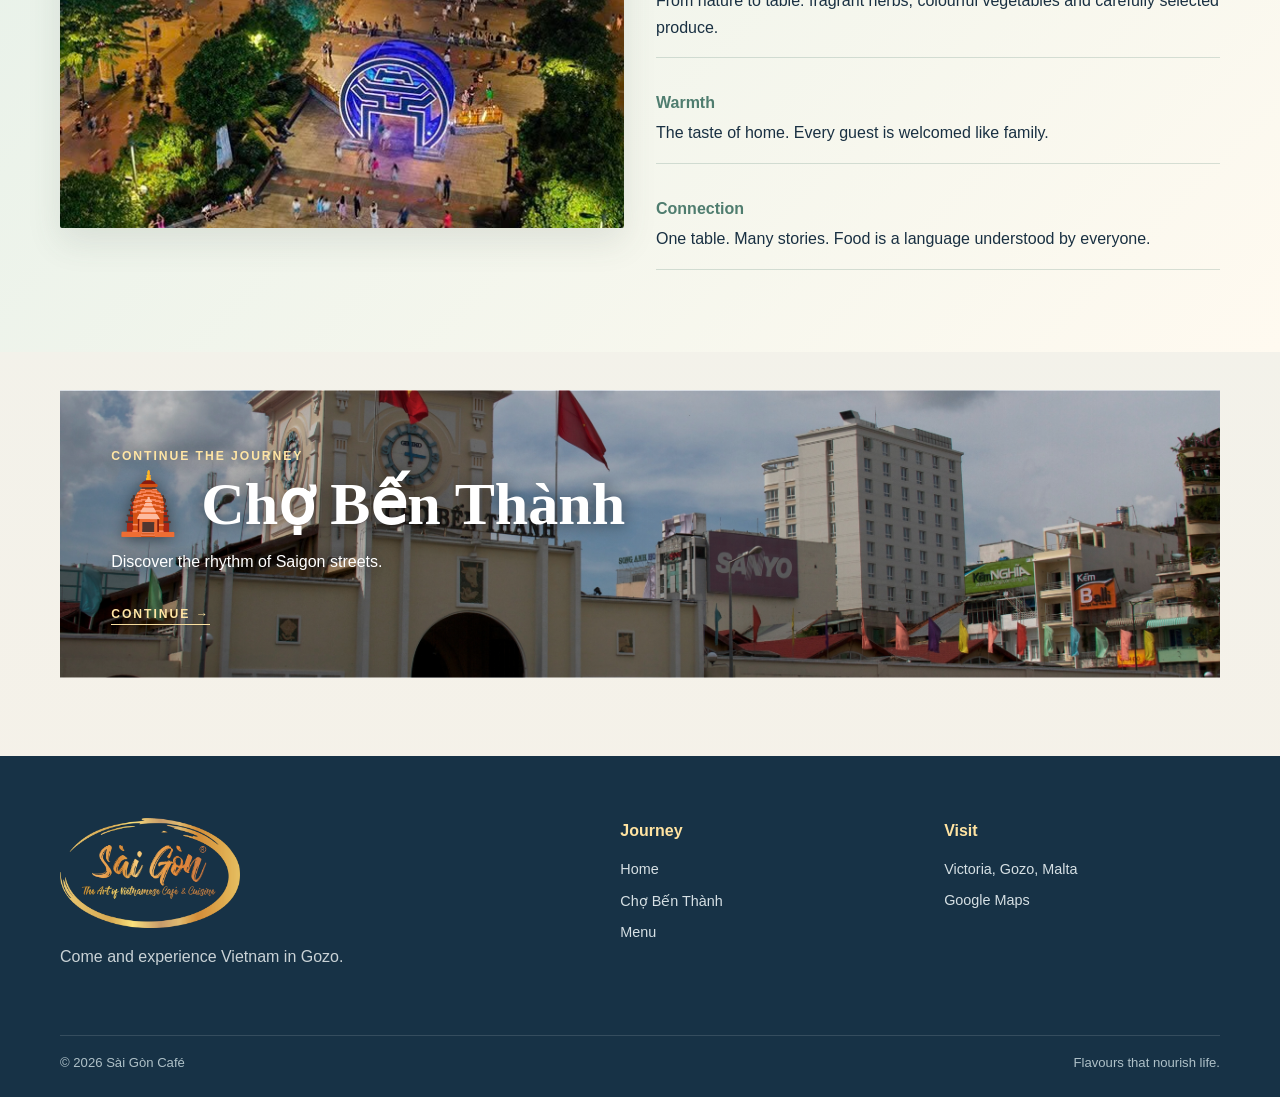
<file: nguyen-hue.html>
<!DOCTYPE html>
<html lang="en">
<head>
    <meta charset="utf-8" />
    <meta content="width=device-width,initial-scale=1" name="viewport" />
    <meta content="#fff8e8" name="theme-color" />
    <meta content="The story of Sài Gòn Café: from Vietnam to Gozo, through family, tradition and flavours that nourish life." name="description" />
    <title>Our Story · Sài Gòn Café</title>
    <link href="assets/brand/mark.svg" rel="icon" />
    <link href="assets/css/shared.css" rel="stylesheet" />
    <link href="assets/css/nguyen-hue.css" rel="stylesheet" />
    <link href="assets/css/refine.css" rel="stylesheet" />
</head>
<body data-page="nguyen-hue">
    <header class="global-header">
        <div class="container global-nav">
            <a aria-label="Sài Gòn Café home" class="global-logo travel-link" href="index.html"><img alt="Sài Gòn Café" src="assets/brand/logo-from-menu.png" /></a>
            <nav aria-label="Main navigation" class="global-links"><a href="index.html">Home</a><a href="ben-thanh.html">Chợ Bến Thành</a><a href="menu.html">Menu</a><a href="index.html#visit">Visit</a></nav>
            <div class="global-actions"><button class="language-toggle" data-language="en" type="button">EN</button><span class="language-divider">|</span><button class="language-toggle" data-language="vi" type="button">VI</button><button class="icon-btn cart-button" type="button">Order <span class="cart-count">0</span></button><button aria-label="Toggle menu" class="nav-toggle"><span></span><span></span></button></div>
        </div>
    </header>
    <main>
        <section class="district-hero" style="--place-photo:url('../images/places/nguyen-hue-night-walking-street.png')">
            <div class="walk-forward"></div>
            <div class="container district-hero-content reveal" data-lang="en"><span class="district-sign">Our Story</span><div class="district-kicker">The Vietnam Journey</div><h1>Flavours that nourish life.</h1><p>From Vietnam to Gozo, Sài Gòn Café is a story of family, tradition and a lifelong love for Vietnamese cuisine.</p><div class="hero-actions editorial-actions"><a class="btn action-primary" href="#origin">Discover the journey</a><a class="btn action-secondary" href="ben-thanh.html">Continue to Chợ Bến Thành</a></div></div>
            <div class="container district-hero-content reveal" data-lang="vi"><span class="district-sign">Câu chuyện</span><div class="district-kicker">Hành trình Việt Nam</div><h1>Hương vị nuôi dưỡng sự sống.</h1><p>Từ Việt Nam đến Gozo, Sài Gòn Café là câu chuyện về gia đình, truyền thống và tình yêu dành cho ẩm thực Việt.</p><div class="hero-actions editorial-actions"><a class="btn action-primary" href="#origin">Khám phá hành trình</a><a class="btn action-secondary" href="ben-thanh.html">Tiếp tục đến Chợ Bến Thành</a></div></div>
        </section>
        <div class="avenue-line"></div>
        <section class="page-section nguyen-intro" id="origin">
            <div class="container" data-lang="en">
                <div class="section-heading reveal"><div><div class="eyebrow">The Vietnam Journey</div><h2>Every journey begins with a memory.</h2></div><p>Five chapters tell the story of a place where Vietnamese tradition finds a home in Gozo.</p></div>
                <div class="road-timeline">
                    <article class="timeline-stop reveal"><span class="timeline-year">01 · Origin</span><h3>Where every flavour began.</h3><p>Sài Gòn Café began with the memories of warm family meals. From the flavours of childhood, from the longing for home while living far away, and from a love for Vietnamese cuisine that has never faded. Those simple dishes nurtured the soul, preserved traditions and became the inspiration behind this journey.</p></article>
                    <article class="timeline-stop reveal"><span class="timeline-year">02 · Journey</span><h3>A dream that travelled across continents.</h3><p>Nearly forty years in Germany brought new experiences, new friendships and a new life chapter. Yet the flavours of home always remained close. At the age of 58, a new beginning started: carrying memories, experience and a passion for Vietnamese cuisine to Gozo — where Vietnamese values found a new home beside the Mediterranean.</p></article>
                    <article class="timeline-stop reveal" id="philosophy"><span class="timeline-year">03 · Philosophy</span><h3>Flavours that nourish life.</h3><p>Vietnamese cuisine begins with balance: natural ingredients, harmonious flavours and traditions preserved through generations. Every dish is created not only to be enjoyed, but also to nourish the body, comfort the soul and bring people together.</p></article>
                    <article class="timeline-stop reveal" id="today"><span class="timeline-year">04 · Today</span><h3>A little corner of Vietnam in Gozo.</h3><p>Sài Gòn Café is where Vietnamese traditions meet the warmth of the island of Gozo — a place of familiar street food, traditional drinks and slow coffee moments. A place to pause, to connect and to experience the true spirit of Vietnamese hospitality.</p></article>
                    <article class="timeline-stop reveal" id="gozo"><span class="timeline-year">05 · Gozo · Malta</span><h3>Where two cultures meet.</h3><p>Vietnam and Gozo may be thousands of kilometres apart. But around one table, distance disappears. Here, Vietnamese traditions meet Mediterranean warmth — creating a place where flavours are shared and new stories begin.</p></article>
                </div>
            </div>
            <div class="container" data-lang="vi">
                <div class="section-heading reveal"><div><div class="eyebrow">Hành trình Việt Nam</div><h2>Mỗi hành trình đều bắt đầu từ một ký ức.</h2></div><p>Năm chương kể về một nơi truyền thống Việt Nam tìm thấy ngôi nhà mới tại Gozo.</p></div>
                <div class="road-timeline">
                    <article class="timeline-stop reveal"><span class="timeline-year">01 · Khởi nguồn</span><h3>Nơi mọi hương vị bắt đầu.</h3><p>Sài Gòn Café bắt đầu từ ký ức của những bữa cơm gia đình ấm áp. Từ hương vị tuổi thơ, từ nỗi nhớ quê hương nơi đất khách và từ tình yêu dành cho ẩm thực Việt chưa bao giờ phai nhạt. Những món ăn giản dị ấy đã nuôi dưỡng tâm hồn, gìn giữ truyền thống và trở thành nguồn cảm hứng cho hành trình hôm nay.</p></article>
                    <article class="timeline-stop reveal"><span class="timeline-year">02 · Hành trình</span><h3>Một giấc mơ vượt qua những vùng đất.</h3><p>Gần bốn mươi năm tại Đức đã mang đến những trải nghiệm mới, những mối quan hệ mới và một chương mới của cuộc đời. Nhưng hương vị quê hương vẫn luôn ở lại. Ở tuổi 58, một khởi đầu mới được mở ra: mang theo ký ức, kinh nghiệm và tình yêu dành cho ẩm thực Việt đến Gozo — nơi những giá trị Việt Nam tìm thấy một ngôi nhà mới bên bờ Địa Trung Hải.</p></article>
                    <article class="timeline-stop reveal"><span class="timeline-year">03 · Triết lý</span><h3>Hương vị nuôi dưỡng sự sống.</h3><p>Ẩm thực Việt bắt đầu từ sự cân bằng: nguyên liệu tự nhiên, hương vị hài hòa và những giá trị truyền thống được gìn giữ qua nhiều thế hệ. Mỗi món ăn không chỉ để thưởng thức, mà còn để nuôi dưỡng cơ thể, làm ấm tâm hồn và kết nối con người.</p></article>
                    <article class="timeline-stop reveal"><span class="timeline-year">04 · Hôm nay</span><h3>Một góc nhỏ Việt Nam tại Gozo.</h3><p>Sài Gòn Café là nơi truyền thống Việt Nam gặp gỡ sự ấm áp của đảo Gozo — nơi có những món ăn đường phố quen thuộc, những thức uống truyền thống và những khoảnh khắc cà phê chậm rãi. Một nơi để dừng lại, để kết nối và để cảm nhận tinh thần hiếu khách Việt Nam.</p></article>
                    <article class="timeline-stop reveal"><span class="timeline-year">05 · Gozo · Malta</span><h3>Nơi hai nền văn hóa gặp nhau.</h3><p>Việt Nam và Gozo có thể cách nhau hàng ngàn cây số. Nhưng quanh một chiếc bàn, mọi khoảng cách đều trở nên gần hơn. Nơi đây, truyền thống Việt Nam hòa cùng sự ấm áp của Địa Trung Hải — tạo nên một nơi để hương vị được sẻ chia và những câu chuyện mới được bắt đầu.</p></article>
                </div>
            </div>
        </section>
        <section class="page-section dissolve-story">
            <div class="container dissolve-grid" data-lang="en">
                <div class="dissolve-frame reveal"><img alt="Nguyễn Huệ at night" src="assets/images/places/nguyen-hue-night-walking-street.png" /></div>
                <div class="reveal"><div class="eyebrow">Past becomes present</div><h2 class="display story-title">Memories live through flavour.</h2><p class="muted">Some memories return through a familiar aroma. Some traditions continue through cherished recipes. Some connections begin with a shared meal. From Vietnam to Gozo, the values of the past continue to live through new experiences.</p><div class="story-principles"><div class="principle"><b>Freshness</b>From nature to table: fragrant herbs, colourful vegetables and carefully selected produce.</div><div class="principle"><b>Warmth</b>The taste of home. Every guest is welcomed like family.</div><div class="principle"><b>Connection</b>One table. Many stories. Food is a language understood by everyone.</div></div></div>
            </div>
            <div class="container dissolve-grid" data-lang="vi">
                <div class="dissolve-frame reveal"><img alt="Nguyễn Huệ về đêm" src="assets/images/places/nguyen-hue-night-walking-street.png" /></div>
                <div class="reveal"><div class="eyebrow">Quá khứ trở thành hiện tại</div><h2 class="display story-title">Ký ức sống trong từng hương vị.</h2><p class="muted">Có những ký ức trở về qua một mùi hương quen thuộc. Có những truyền thống tiếp tục tồn tại qua những công thức được gìn giữ. Có những kết nối bắt đầu từ một bữa ăn chung. Từ Việt Nam đến Gozo, những giá trị của quá khứ tiếp tục sống trong những trải nghiệm hôm nay.</p><div class="story-principles"><div class="principle"><b>Tươi mới</b>Từ thiên nhiên đến bàn ăn: rau thơm đầy hương vị, rau củ đầy màu sắc và nguyên liệu được lựa chọn cẩn thận.</div><div class="principle"><b>Ấm áp</b>Hương vị của một mái nhà. Mỗi vị khách đều được chào đón như người thân.</div><div class="principle"><b>Kết nối</b>Một chiếc bàn. Nhiều câu chuyện. Ẩm thực là ngôn ngữ mà mọi người đều có thể cảm nhận.</div></div></div>
            </div>
        </section>
        <section class="next-stop"><div class="container"><a class="next-stop-card travel-link" href="ben-thanh.html" style="--next-photo:url('../images/places/ben-thanh-market.jpg')"><div data-lang="en"><span>Continue the journey</span><h2>🛕 Chợ Bến Thành</h2><p>Discover the rhythm of Saigon streets.</p><span class="next-arrow">Continue →</span></div><div data-lang="vi"><span>Tiếp tục hành trình</span><h2>🛕 Chợ Bến Thành</h2><p>Khám phá nhịp sống đường phố Sài Gòn.</p><span class="next-arrow">Tiếp tục →</span></div></a></div></section>
    </main>
    <footer class="site-footer"><div class="container"><div class="footer-grid"><div><img alt="Sài Gòn Café" class="footer-logo" src="assets/brand/logo-from-menu.png" /><p class="footer-copy">Come and experience Vietnam in Gozo.</p></div><div><div class="footer-title">Journey</div><div class="footer-links"><a href="index.html">Home</a><a href="ben-thanh.html">Chợ Bến Thành</a><a href="menu.html">Menu</a></div></div><div><div class="footer-title">Visit</div><div class="footer-links"><span data-config="address">Victoria, Gozo, Malta</span><a data-href="googleMaps" href="#">Google Maps</a></div></div></div><div class="copyright"><span>© <span data-year=""></span> Sài Gòn Café</span><span>Flavours that nourish life.</span></div></div></footer>
    <script src="assets/js/site-config.js"></script><script src="assets/js/app.js"></script>
</body>
</html>
</file>
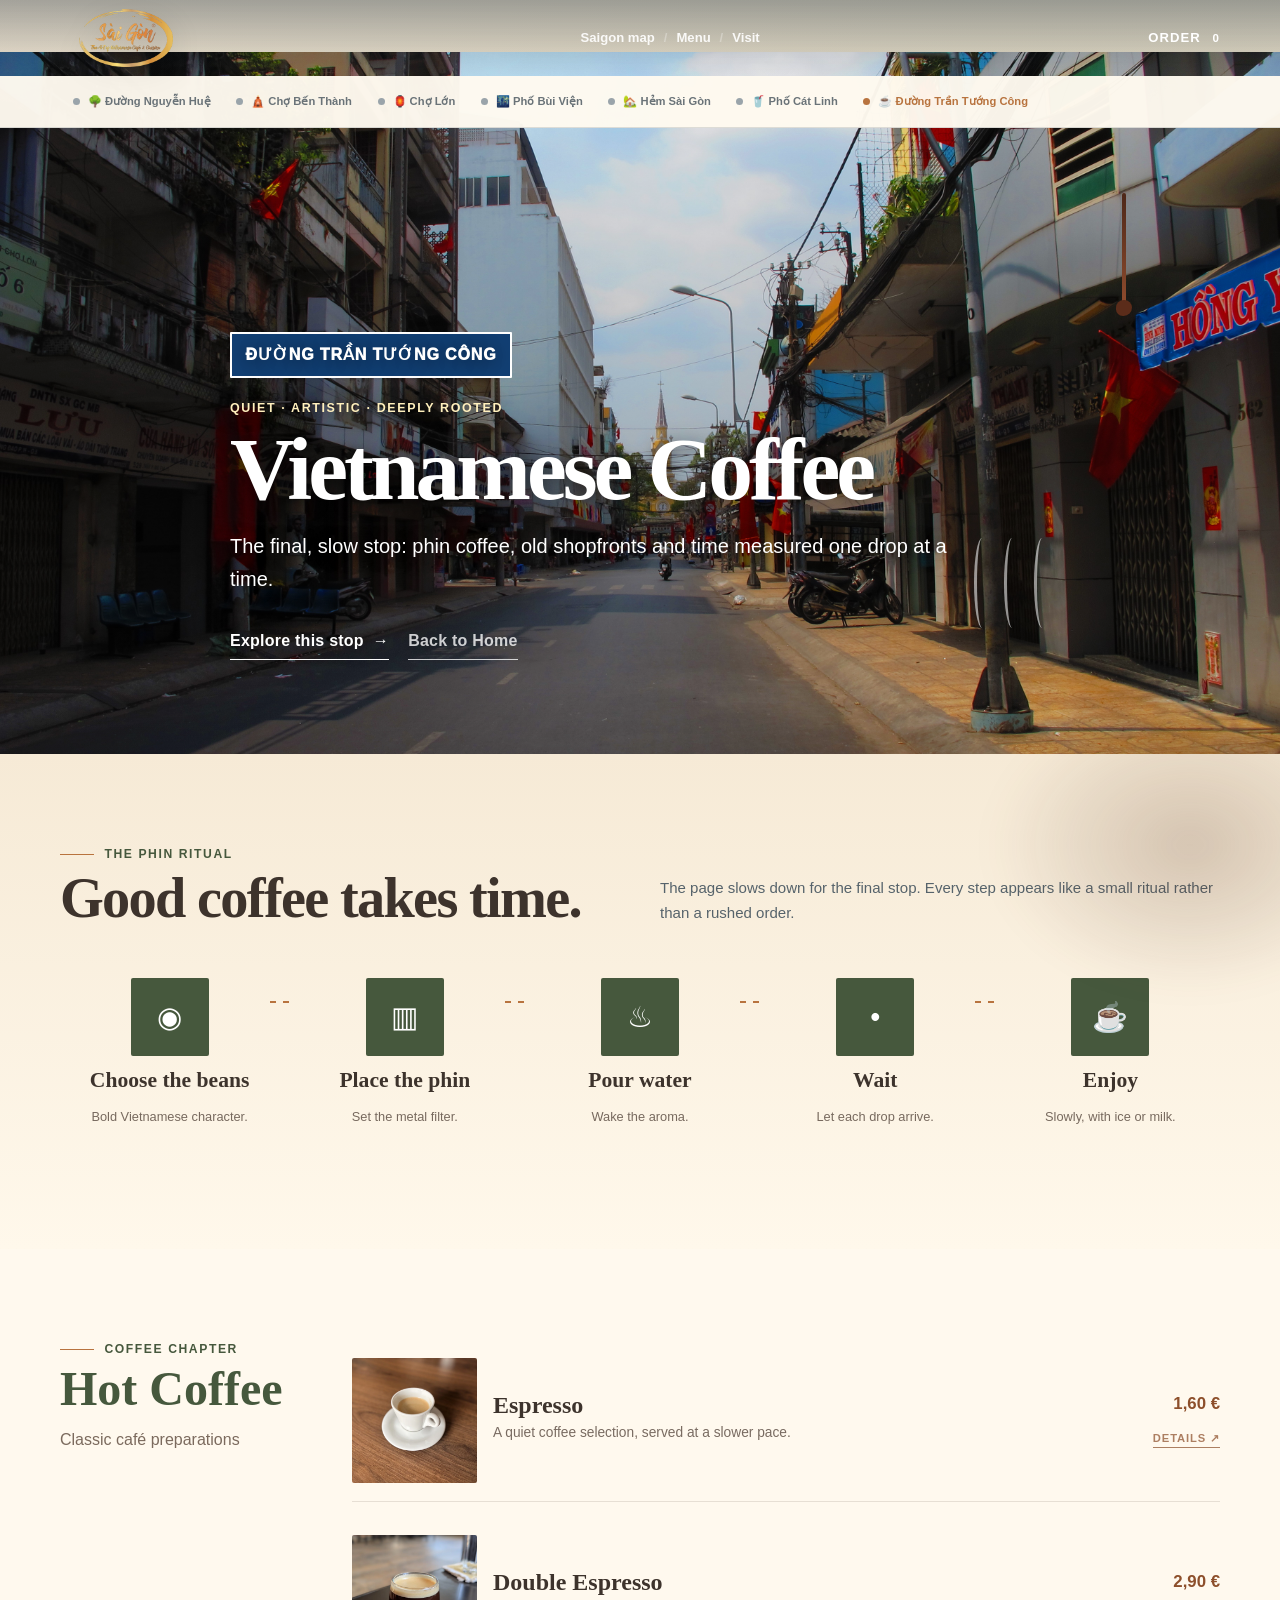
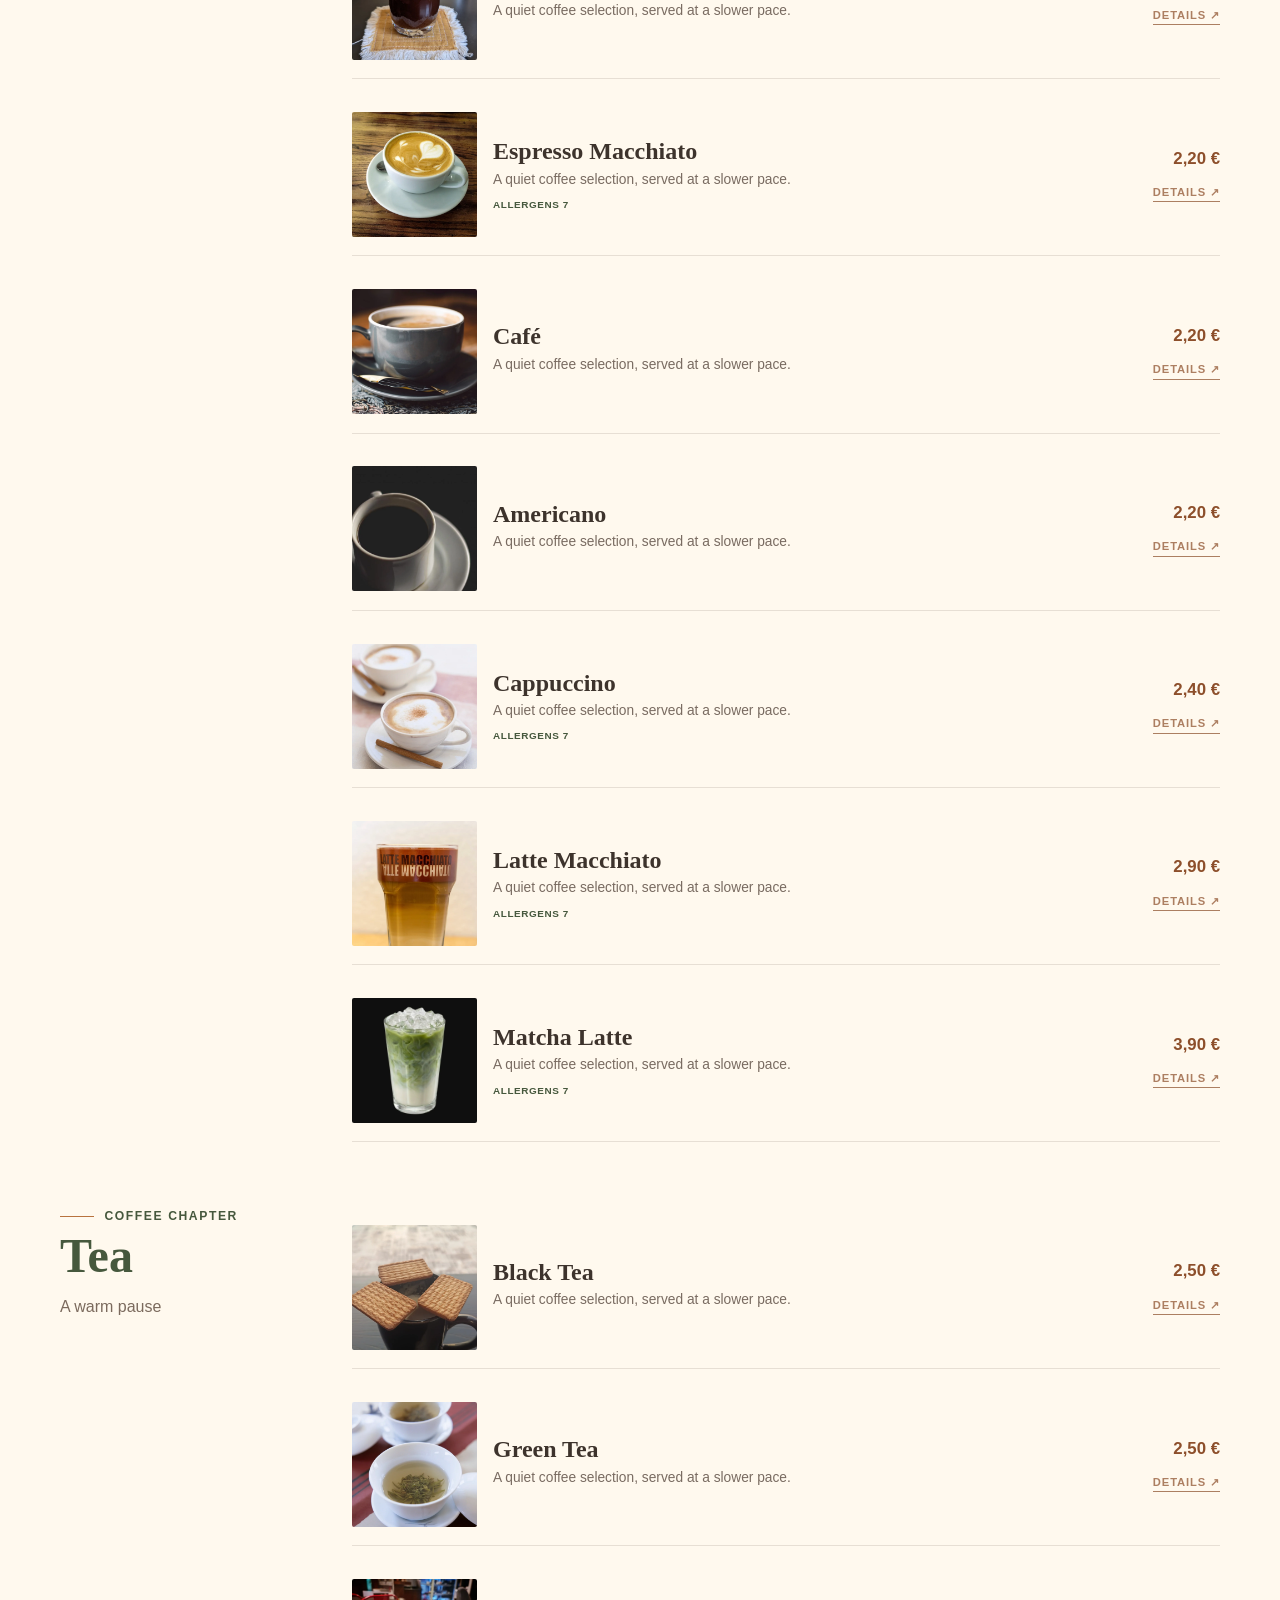
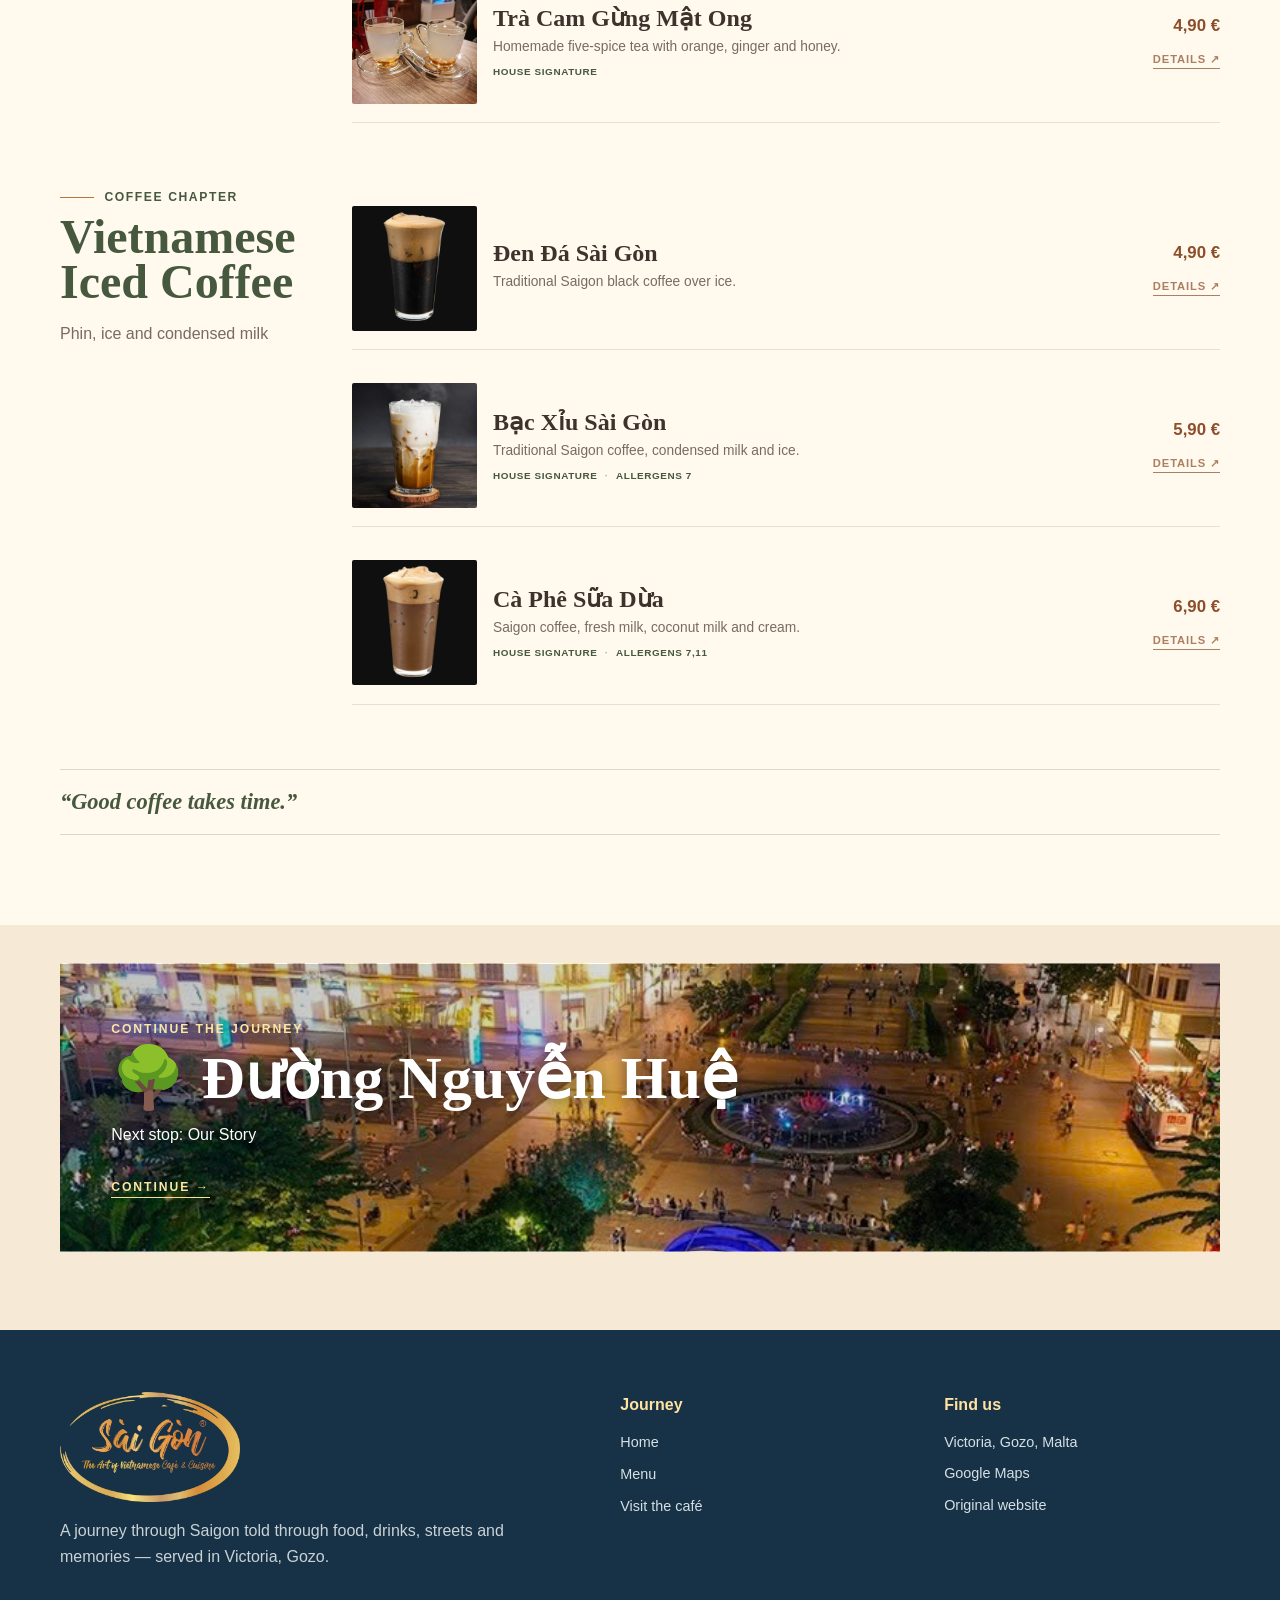
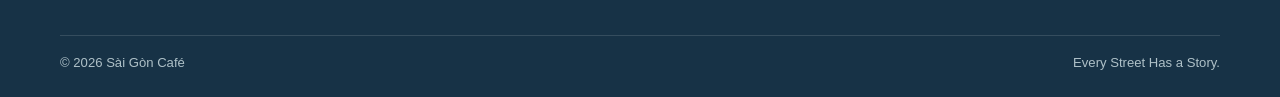
<file: tran-tuong-cong.html>
<!DOCTYPE html>
<html lang="en">

<head>
    <meta charset="utf-8" />
    <meta content="width=device-width,initial-scale=1" name="viewport" />
    <meta content="#fff8e8" name="theme-color" />
    <meta content="Sài Gòn Café — A journey through Saigon" name="description" />
    <title>Đường Trần Tướng Công · Vietnamese Coffee</title>
    <link href="assets/brand/mark.svg" rel="icon" />
    <link href="assets/css/shared.css" rel="stylesheet" />
    <link href="assets/css/tran-tuong-cong.css" rel="stylesheet" />
    <link rel="stylesheet" href="assets/css/refine.css">
</head>

<body data-page="tran-tuong-cong">
    <header class="global-header">
        <div class="container global-nav">
            <a aria-label="Sài Gòn Café home" class="global-logo travel-link" href="index.html"><img alt="Sài Gòn Café"
                    src="assets/brand/logo-from-menu.png" /></a>
            <nav aria-label="Main navigation" class="global-links"><a class="travel-link" href="index.html">Saigon
                    map</a><a href="#menu">Menu</a><a href="index.html#visit">Visit</a></nav>
            <div class="global-actions"><button class="icon-btn cart-button" type="button">Order <span
                        class="cart-count">0</span></button><button aria-label="Toggle menu"
                    class="nav-toggle"><span></span><span></span></button></div>
        </div>
    </header>
    <nav aria-label="Saigon journey" class="journey-rail">
        <div class="journey-rail-inner"><a class="journey-stop travel-link" href="nguyen-hue.html">🌳 Đường Nguyễn
                Huệ</a><a class="journey-stop travel-link" href="ben-thanh.html">🛕 Chợ Bến Thành</a><a
                class="journey-stop travel-link" href="cho-lon.html">🏮 Chợ Lớn</a><a class="journey-stop travel-link"
                href="bui-vien.html">🌃 Phố Bùi Viện</a><a class="journey-stop travel-link" href="hem-saigon.html">🏡
                Hẻm Sài Gòn</a><a class="journey-stop travel-link" href="cat-linh.html">🥤 Phố Cát Linh</a><a
                class="journey-stop active" href="tran-tuong-cong.html">☕ Đường Trần Tướng Công</a></div>
    </nav>
    <main>
        <section class="district-hero" style="--place-photo:url('../images/places/tran-hung-dao-district-5.jpg')"><span
                class="coffee-drip"></span>
            <div class="steam-lines"><i></i><i></i><i></i></div>
            <div class="container district-hero-content reveal"><span class="district-sign">Đường Trần Tướng Công</span>
                <div class="district-kicker">Quiet · artistic · deeply rooted</div>
                <h1>Vietnamese Coffee</h1>
                <p>The final, slow stop: phin coffee, old shopfronts and time measured one drop at a time.</p>
                <div class="hero-actions editorial-actions"><a class="btn action-primary" href="#menu">Explore this
                        stop</a><a class="btn travel-link action-secondary" href="index.html">Back to Home</a></div>
                <a class="photo-credit"
                    href="https://commons.wikimedia.org/wiki/File:Tran_hung_dao_street,_district_5,Ho_Chi_Minh_city,_vn_-_panoramio.jpg"
                    rel="noopener" target="_blank"></a>
            </div>
        </section>
        <section class="ritual-section">
            <div class="container">
                <div class="section-heading reveal">
                    <div>
                        <div class="eyebrow">The phin ritual</div>
                        <h2>Good coffee takes time.</h2>
                    </div>
                    <p>The page slows down for the final stop. Every step appears like a small ritual rather than a
                        rushed order.</p>
                </div>
                <div class="ritual-steps">
                    <article class="ritual-step reveal"><span class="ritual-icon">◉</span>
                        <h3>Choose the beans</h3>
                        <p>Bold Vietnamese character.</p>
                    </article>
                    <article class="ritual-step reveal"><span class="ritual-icon">▥</span>
                        <h3>Place the phin</h3>
                        <p>Set the metal filter.</p>
                    </article>
                    <article class="ritual-step reveal"><span class="ritual-icon">♨</span>
                        <h3>Pour water</h3>
                        <p>Wake the aroma.</p>
                    </article>
                    <article class="ritual-step reveal"><span class="ritual-icon">•</span>
                        <h3>Wait</h3>
                        <p>Let each drop arrive.</p>
                    </article>
                    <article class="ritual-step reveal"><span class="ritual-icon">☕</span>
                        <h3>Enjoy</h3>
                        <p>Slowly, with ice or milk.</p>
                    </article>
                </div>
            </div>
        </section>
        <section class="coffee-menu" id="menu"><span class="ink-wash"></span>
            <div class="container">
                <section class="coffee-group">
                    <div class="coffee-group-title">
                        <div class="eyebrow">Coffee chapter</div>
                        <h2>Hot Coffee</h2>
                        <p>Classic café preparations</p>
                    </div>
                    <div class="coffee-list">
                        <article aria-label="View details for Espresso" class="coffee-item reveal menu-entry"
                            data-desc="Selection from this Saigon stop." data-id="tran-tuong-cong-33"
                            data-image="assets/images/food/espresso.webp" data-menu-item="" data-name="Espresso"
                            data-price="1,60 €" data-tags="" role="button" tabindex="0">
                            <div class="dish-image"><img alt="Espresso" src="assets/images/food/espresso.webp" />
                            </div>
                            <div>
                                <h3>Espresso</h3>
                                <p>A quiet coffee selection, served at a slower pace.</p>
                                <div class="tag-row"></div>
                            </div>
                            <div class="coffee-item-side">
                                <div class="price-tag">1,60 €</div><span class="entry-cue">Details ↗</span>
                            </div>
                        </article>
                        <article aria-label="View details for Double Espresso" class="coffee-item reveal menu-entry"
                            data-desc="Selection from this Saigon stop." data-id="tran-tuong-cong-34"
                            data-image="assets/images/food/double-espresso.webp" data-menu-item=""
                            data-name="Double Espresso" data-price="2,90 €" data-tags="" role="button" tabindex="0">
                            <div class="dish-image"><img alt="Double Espresso"
                                    src="assets/images/food/double-espresso.webp" /></div>
                            <div>
                                <h3>Double Espresso</h3>
                                <p>A quiet coffee selection, served at a slower pace.</p>
                                <div class="tag-row"></div>
                            </div>
                            <div class="coffee-item-side">
                                <div class="price-tag">2,90 €</div><span class="entry-cue">Details ↗</span>
                            </div>
                        </article>
                        <article aria-label="View details for Espresso Macchiato" class="coffee-item reveal menu-entry"
                            data-desc="Selection from this Saigon stop." data-id="tran-tuong-cong-35"
                            data-image="assets/images/food/espresso-macchiato.webp" data-menu-item=""
                            data-name="Espresso Macchiato" data-price="2,20 €" data-tags="Allergens 7" role="button"
                            tabindex="0">
                            <div class="dish-image"><img alt="Espresso Macchiato"
                                    src="assets/images/food/espresso-macchiato.webp" /></div>
                            <div>
                                <h3>Espresso Macchiato</h3>
                                <p>A quiet coffee selection, served at a slower pace.</p>
                                <div class="tag-row"><span class="tag">Allergens 7</span></div>
                            </div>
                            <div class="coffee-item-side">
                                <div class="price-tag">2,20 €</div><span class="entry-cue">Details ↗</span>
                            </div>
                        </article>
                        <article aria-label="View details for Café" class="coffee-item reveal menu-entry"
                            data-desc="Selection from this Saigon stop." data-id="tran-tuong-cong-36"
                            data-image="assets/images/food/cafe.webp" data-menu-item="" data-name="Café"
                            data-price="2,20 €" data-tags="" role="button" tabindex="0">
                            <div class="dish-image"><img alt="Café" src="assets/images/food/cafe.webp" /></div>
                            <div>
                                <h3>Café</h3>
                                <p>A quiet coffee selection, served at a slower pace.</p>
                                <div class="tag-row"></div>
                            </div>
                            <div class="coffee-item-side">
                                <div class="price-tag">2,20 €</div><span class="entry-cue">Details ↗</span>
                            </div>
                        </article>
                        <article aria-label="View details for Americano" class="coffee-item reveal menu-entry"
                            data-desc="Selection from this Saigon stop." data-id="tran-tuong-cong-37"
                            data-image="assets/images/food/americano.webp" data-menu-item="" data-name="Americano"
                            data-price="2,20 €" data-tags="" role="button" tabindex="0">
                            <div class="dish-image"><img alt="Americano" src="assets/images/food/americano.webp" />
                            </div>
                            <div>
                                <h3>Americano</h3>
                                <p>A quiet coffee selection, served at a slower pace.</p>
                                <div class="tag-row"></div>
                            </div>
                            <div class="coffee-item-side">
                                <div class="price-tag">2,20 €</div><span class="entry-cue">Details ↗</span>
                            </div>
                        </article>
                        <article aria-label="View details for Cappuccino" class="coffee-item reveal menu-entry"
                            data-desc="Selection from this Saigon stop." data-id="tran-tuong-cong-38"
                            data-image="assets/images/food/cappuccino.webp" data-menu-item="" data-name="Cappuccino"
                            data-price="2,40 €" data-tags="Allergens 7" role="button" tabindex="0">
                            <div class="dish-image"><img alt="Cappuccino" src="assets/images/food/cappuccino.webp" />
                            </div>
                            <div>
                                <h3>Cappuccino</h3>
                                <p>A quiet coffee selection, served at a slower pace.</p>
                                <div class="tag-row"><span class="tag">Allergens 7</span></div>
                            </div>
                            <div class="coffee-item-side">
                                <div class="price-tag">2,40 €</div><span class="entry-cue">Details ↗</span>
                            </div>
                        </article>
                        <article aria-label="View details for Latte Macchiato" class="coffee-item reveal menu-entry"
                            data-desc="Selection from this Saigon stop." data-id="tran-tuong-cong-39"
                            data-image="assets/images/food/latte-macchiato.webp" data-menu-item=""
                            data-name="Latte Macchiato" data-price="2,90 €" data-tags="Allergens 7" role="button"
                            tabindex="0">
                            <div class="dish-image"><img alt="Latte Macchiato"
                                    src="assets/images/food/latte-macchiato.webp" /></div>
                            <div>
                                <h3>Latte Macchiato</h3>
                                <p>A quiet coffee selection, served at a slower pace.</p>
                                <div class="tag-row"><span class="tag">Allergens 7</span></div>
                            </div>
                            <div class="coffee-item-side">
                                <div class="price-tag">2,90 €</div><span class="entry-cue">Details ↗</span>
                            </div>
                        </article>
                        <article aria-label="View details for Matcha Latte" class="coffee-item reveal menu-entry"
                            data-desc="Selection from this Saigon stop." data-id="tran-tuong-cong-40"
                            data-image="assets/images/food/matcha-milk.webp" data-menu-item="" data-name="Matcha Latte"
                            data-price="3,90 €" data-tags="Allergens 7" role="button" tabindex="0">
                            <div class="dish-image"><img alt="Matcha Latte" src="assets/images/food/matcha-milk.webp" />
                            </div>
                            <div>
                                <h3>Matcha Latte</h3>
                                <p>A quiet coffee selection, served at a slower pace.</p>
                                <div class="tag-row"><span class="tag">Allergens 7</span></div>
                            </div>
                            <div class="coffee-item-side">
                                <div class="price-tag">3,90 €</div><span class="entry-cue">Details ↗</span>
                            </div>
                        </article>
                    </div>
                </section>
                <section class="coffee-group">
                    <div class="coffee-group-title">
                        <div class="eyebrow">Coffee chapter</div>
                        <h2>Tea</h2>
                        <p>A warm pause</p>
                    </div>
                    <div class="coffee-list">
                        <article aria-label="View details for Black Tea" class="coffee-item reveal menu-entry"
                            data-desc="Selection from this Saigon stop." data-id="tran-tuong-cong-80"
                            data-image="assets/images/food/black-tea.webp" data-menu-item="" data-name="Black Tea"
                            data-price="2,50 €" data-tags="" role="button" tabindex="0">
                            <div class="dish-image"><img alt="Black Tea" src="assets/images/food/black-tea.webp" />
                            </div>
                            <div>
                                <h3>Black Tea</h3>
                                <p>A quiet coffee selection, served at a slower pace.</p>
                                <div class="tag-row"></div>
                            </div>
                            <div class="coffee-item-side">
                                <div class="price-tag">2,50 €</div><span class="entry-cue">Details ↗</span>
                            </div>
                        </article>
                        <article aria-label="View details for Green Tea" class="coffee-item reveal menu-entry"
                            data-desc="Selection from this Saigon stop." data-id="tran-tuong-cong-81"
                            data-image="assets/images/food/green-tea.webp" data-menu-item="" data-name="Green Tea"
                            data-price="2,50 €" data-tags="" role="button" tabindex="0">
                            <div class="dish-image"><img alt="Green Tea" src="assets/images/food/green-tea.webp" />
                            </div>
                            <div>
                                <h3>Green Tea</h3>
                                <p>A quiet coffee selection, served at a slower pace.</p>
                                <div class="tag-row"></div>
                            </div>
                            <div class="coffee-item-side">
                                <div class="price-tag">2,50 €</div><span class="entry-cue">Details ↗</span>
                            </div>
                        </article>
                        <article aria-label="View details for Trà Cam Gừng Mật Ong"
                            class="coffee-item reveal menu-entry"
                            data-desc="Homemade five-spice tea with orange, ginger and honey."
                            data-id="tran-tuong-cong-82" data-image="assets/images/food/ginger-honey-tea.webp"
                            data-menu-item="" data-name="Trà Cam Gừng Mật Ong" data-price="4,90 €" data-tags="Signature"
                            role="button" tabindex="0">
                            <div class="dish-image"><img alt="Trà Cam Gừng Mật Ong"
                                    src="assets/images/food/ginger-honey-tea.webp" /></div>
                            <div>
                                <h3>Trà Cam Gừng Mật Ong</h3>
                                <p>Homemade five-spice tea with orange, ginger and honey.</p>
                                <div class="tag-row"><span class="tag signature">House Signature</span></div>
                            </div>
                            <div class="coffee-item-side">
                                <div class="price-tag">4,90 €</div><span class="entry-cue">Details ↗</span>
                            </div>
                        </article>
                    </div>
                </section>
                <section class="coffee-group">
                    <div class="coffee-group-title">
                        <div class="eyebrow">Coffee chapter</div>
                        <h2>Vietnamese Iced Coffee</h2>
                        <p>Phin, ice and condensed milk</p>
                    </div>
                    <div class="coffee-list">
                        <article aria-label="View details for Đen Đá Sài Gòn" class="coffee-item reveal menu-entry"
                            data-desc="Traditional Saigon black coffee over ice." data-id="tran-tuong-cong-C40"
                            data-image="assets/images/food/saigon-black-coffee.webp" data-menu-item=""
                            data-name="Đen Đá Sài Gòn" data-price="4,90 €" data-tags="" role="button" tabindex="0">
                            <div class="dish-image"><img alt="Đen Đá Sài Gòn"
                                    src="assets/images/food/saigon-black-coffee.webp" /></div>
                            <div>
                                <h3>Đen Đá Sài Gòn</h3>
                                <p>Traditional Saigon black coffee over ice.</p>
                                <div class="tag-row"></div>
                            </div>
                            <div class="coffee-item-side">
                                <div class="price-tag">4,90 €</div><span class="entry-cue">Details ↗</span>
                            </div>
                        </article>
                        <article aria-label="View details for Bạc Xỉu Sài Gòn" class="coffee-item reveal menu-entry"
                            data-desc="Traditional Saigon coffee, condensed milk and ice." data-id="tran-tuong-cong-C41"
                            data-image="assets/images/food/bac-xiu.webp" data-menu-item="" data-name="Bạc Xỉu Sài Gòn"
                            data-price="5,90 €" data-tags="Signature|Allergens 7" role="button" tabindex="0">
                            <div class="dish-image"><img alt="Bạc Xỉu Sài Gòn" src="assets/images/food/bac-xiu.webp" />
                            </div>
                            <div>
                                <h3>Bạc Xỉu Sài Gòn</h3>
                                <p>Traditional Saigon coffee, condensed milk and ice.</p>
                                <div class="tag-row"><span class="tag signature">House Signature</span><span
                                        class="tag">Allergens 7</span></div>
                            </div>
                            <div class="coffee-item-side">
                                <div class="price-tag">5,90 €</div><span class="entry-cue">Details ↗</span>
                            </div>
                        </article>
                        <article aria-label="View details for Cà Phê Sữa Dừa" class="coffee-item reveal menu-entry"
                            data-desc="Saigon coffee, fresh milk, coconut milk and cream." data-id="tran-tuong-cong-C43"
                            data-image="assets/images/food/iced-coffee-foam.webp" data-menu-item=""
                            data-name="Cà Phê Sữa Dừa" data-price="6,90 €" data-tags="Signature|Allergens 7,11"
                            role="button" tabindex="0">
                            <div class="dish-image"><img alt="Cà Phê Sữa Dừa"
                                    src="assets/images/food/iced-coffee-foam.webp" /></div>
                            <div>
                                <h3>Cà Phê Sữa Dừa</h3>
                                <p>Saigon coffee, fresh milk, coconut milk and cream.</p>
                                <div class="tag-row"><span class="tag signature">House Signature</span><span
                                        class="tag">Allergens 7,11</span></div>
                            </div>
                            <div class="coffee-item-side">
                                <div class="price-tag">6,90 €</div><span class="entry-cue">Details ↗</span>
                            </div>
                        </article>
                    </div>
                </section>
                <div class="slow-note reveal">“Good coffee takes time.”</div>
            </div>
        </section>
        <section class="next-stop">
            <div class="container"><a class="next-stop-card travel-link" href="nguyen-hue.html"
                    style="--next-photo:url('../images/places/nguyen-hue-night-walking-street.png')">
                    <div><span>Continue the journey</span>
                        <h2>🌳 Đường Nguyễn Huệ</h2>
                        <p>Next stop: Our Story</p><span class="next-arrow">Continue →</span>
                    </div>
                </a></div>
        </section>
    </main>
    <footer class="site-footer" id="visit">
        <div class="container">
            <div class="footer-grid">
                <div><img alt="Sài Gòn Café" class="footer-logo" src="assets/brand/logo-from-menu.png" />
                    <p class="footer-copy">A journey through Saigon told through food, drinks, streets and memories —
                        served in Victoria, Gozo.</p>
                </div>
                <div>
                    <div class="footer-title">Journey</div>
                    <div class="footer-links"><a class="travel-link" href="index.html">Home</a><a
                            href="menu.html">Menu</a><a href="index.html#visit">Visit the café</a></div>
                </div>
                <div>
                    <div class="footer-title">Find us</div>
                    <div class="footer-links"><span data-config="address">Victoria, Gozo, Malta</span><a
                            data-href="googleMaps" href="#">Google Maps</a><a data-href="oldWebsite" href="#">Original
                            website</a></div>
                </div>
            </div>
            <div class="copyright"><span>© <span data-year=""></span> Sài Gòn Café</span><span>Every Street Has a
                    Story.</span></div>
        </div>
    </footer>
    <script src="assets/js/site-config.js"></script>
    <script src="assets/js/app.js"></script>
</body>

</html>
</file>
<file: assets/css/shared.css>
:root{
  --paper:#fffaf0;
  --paper-2:#f6ead6;
  --ink:#193042;
  --ink-soft:#56636b;
  --brand-blue:#123f73;
  --brand-gold:#d9a441;
  --brand-burgundy:#8f2942;
  --white:#fff;
  --line:rgba(27,48,66,.14);
  --shadow:0 26px 70px rgba(56,44,31,.16);
  --radius:28px;
  --container:min(1180px,calc(100vw - 34px));
  --display-font:Cambria,Georgia,"Times New Roman",serif;
  --body-font:"Segoe UI",Inter,Arial,sans-serif;
  --theme-accent:#d9a441;
  --theme-deep:#123f73;
  --theme-soft:#f7e6b4;
  --theme-surface:#fffaf0;
}
*{box-sizing:border-box}
html{scroll-behavior:smooth;background:var(--theme-surface)}
body{margin:0;background:var(--theme-surface);color:var(--ink);font-family:var(--body-font);line-height:1.65;overflow-x:hidden}
body.menu-open,body.cart-open,body.modal-open{overflow:hidden}
a{color:inherit;text-decoration:none}
img{max-width:100%;display:block}
button,input{font:inherit}
button{color:inherit}
.container{width:var(--container);margin-inline:auto}
.display{font-family:var(--display-font)}
.eyebrow{display:flex;align-items:center;gap:.65rem;font-size:.76rem;letter-spacing:.17em;text-transform:uppercase;font-weight:900;color:var(--theme-deep)}
.eyebrow:before{content:"";width:34px;height:2px;background:var(--theme-accent);border-radius:99px}
.muted{color:var(--ink-soft)}
.btn,.nav-cta,.icon-btn{display:inline-flex;align-items:center;justify-content:center;gap:.55rem;border:1px solid currentColor;border-radius:999px;padding:.78rem 1.15rem;min-height:46px;font-weight:850;letter-spacing:.01em;background:transparent;cursor:pointer;transition:.24s}
.btn:hover,.nav-cta:hover,.icon-btn:hover{transform:translateY(-2px);box-shadow:0 14px 28px rgba(39,44,44,.13)}
.btn-primary{background:var(--theme-accent);color:#fff;border-color:transparent}
.btn-secondary{background:rgba(255,255,255,.68);border-color:rgba(18,63,115,.18);backdrop-filter:blur(12px)}
.btn-dark{background:var(--theme-deep);color:#fff;border-color:transparent}
.btn-small{min-height:38px;padding:.56rem .84rem;font-size:.82rem}
.hidden{display:none!important}
[data-lang="vi"]{display:none!important}
body.language-vi [data-lang="en"]{display:none!important}
body.language-vi [data-lang="vi"]{display:revert!important}
.language-toggle{appearance:none;border:0;background:transparent;color:inherit;padding:.2rem 0;font-size:.72rem;font-weight:750;cursor:pointer;opacity:.58}
.language-toggle.active{opacity:1;border-bottom:1px solid currentColor}.language-divider{font-size:.72rem;opacity:.42}

/* Shared header */
.global-header{position:fixed;inset:0 0 auto;z-index:80;transition:.3s;background:linear-gradient(180deg,rgba(12,29,45,.48),transparent);color:#fff}
.global-header.scrolled{background:rgba(255,250,240,.91);color:var(--ink);backdrop-filter:blur(18px);box-shadow:0 8px 28px rgba(40,45,45,.08);border-bottom:1px solid var(--line)}
.global-nav{height:80px;display:flex;align-items:center;gap:1rem;justify-content:space-between}
.global-logo img{width:132px;height:58px;object-fit:contain;filter:drop-shadow(0 6px 13px rgba(0,0,0,.18))}
.global-actions{display:flex;align-items:center;gap:.65rem}
.global-links{display:flex;align-items:center;gap:1.05rem;font-size:.87rem;font-weight:800}
.global-links a{opacity:.92}
.global-links a:hover{opacity:1;color:var(--theme-accent)}
.cart-button{position:relative}
.cart-count{display:grid;place-items:center;min-width:22px;height:22px;border-radius:999px;background:var(--theme-accent);color:#fff;font-size:.7rem;font-weight:900;padding:0 .25rem}
.nav-toggle{display:none;width:44px;height:44px;border-radius:50%;border:1px solid currentColor;background:rgba(255,255,255,.1);position:relative}
.nav-toggle span{position:absolute;width:20px;height:2px;background:currentColor;left:11px;transition:.24s}
.nav-toggle span:first-child{top:16px}.nav-toggle span:last-child{top:25px}
.nav-toggle.active span:first-child{transform:translateY(4.5px) rotate(45deg)}
.nav-toggle.active span:last-child{transform:translateY(-4.5px) rotate(-45deg)}

/* Journey rail */
.journey-rail{position:sticky;top:80px;z-index:55;background:rgba(255,250,240,.92);backdrop-filter:blur(16px);border-bottom:1px solid var(--line);box-shadow:0 8px 22px rgba(41,45,44,.05)}
.journey-rail-inner{width:var(--container);margin:auto;display:flex;gap:.3rem;overflow:auto;padding:.55rem 0;scrollbar-width:none}
.journey-rail-inner::-webkit-scrollbar{display:none}
.journey-stop{flex:0 0 auto;display:flex;align-items:center;gap:.5rem;padding:.48rem .68rem;border-radius:999px;color:#66717a;font-size:.76rem;font-weight:850;border:1px solid transparent;transition:.2s}
.journey-stop:before{content:"";width:9px;height:9px;border-radius:50%;background:#b7c1c8;box-shadow:0 0 0 4px rgba(183,193,200,.18)}
.journey-stop.active{background:var(--theme-soft);color:var(--theme-deep);border-color:rgba(18,63,115,.1)}
.journey-stop.active:before{background:var(--theme-accent);box-shadow:0 0 0 4px color-mix(in srgb,var(--theme-accent) 22%,transparent)}

/* Travel transition */
.travel-transition{position:fixed;inset:0;z-index:999;pointer-events:none;opacity:0;visibility:hidden;background:linear-gradient(135deg,var(--theme-surface),#fff);display:grid;place-items:center;transition:.35s}
.travel-transition.active{opacity:1;visibility:visible;pointer-events:all}
.travel-stage{width:min(720px,88vw);text-align:center}
.travel-stage p{font-weight:900;letter-spacing:.14em;text-transform:uppercase;color:var(--theme-deep)}
.travel-road{height:4px;border-radius:99px;background:rgba(18,63,115,.16);position:relative;margin:2rem 0}
.travel-road:before{content:"";position:absolute;inset:0 auto 0 0;width:0;background:var(--theme-accent);animation:roadDraw .72s forwards}
.travel-scooter{position:absolute;left:-40px;top:-38px;width:80px;animation:scoot .72s cubic-bezier(.48,.04,.45,.99) forwards}
@keyframes roadDraw{to{width:100%}}@keyframes scoot{to{left:calc(100% - 36px)}}

/* Reveal */
.reveal{opacity:0;transform:translateY(24px);transition:opacity .72s ease,transform .72s ease}
.reveal.is-visible{opacity:1;transform:none}
.reveal-delay-1{transition-delay:.08s}.reveal-delay-2{transition-delay:.16s}.reveal-delay-3{transition-delay:.24s}

/* Shared district hero */
.district-hero{min-height:86svh;position:relative;display:flex;align-items:flex-end;padding:146px 0 78px;color:#fff;background-image:var(--place-photo);background-size:cover;background-position:center;overflow:hidden;isolation:isolate}
.district-hero:before{content:"";position:absolute;inset:0;background:linear-gradient(180deg,rgba(10,25,37,.12),rgba(10,25,37,.78));z-index:-1}
.district-hero:after{content:"";position:absolute;inset:auto 0 0;height:200px;background:linear-gradient(180deg,transparent,var(--theme-surface));z-index:-1}
.district-hero-content{max-width:820px;position:relative}
.district-sign{display:inline-flex;padding:.58rem 1rem;border:2px solid #fff;background:var(--brand-blue);color:#fff;border-radius:5px;text-transform:uppercase;font-weight:950;letter-spacing:.055em;box-shadow:0 10px 24px rgba(0,0,0,.22)}
.district-kicker{margin-top:1.25rem;font-size:.78rem;letter-spacing:.17em;text-transform:uppercase;font-weight:900;color:#fff0bd}
.district-hero h1{font:800 clamp(3.6rem,8vw,8.4rem)/.87 var(--display-font);letter-spacing:-.055em;margin:.55rem 0 1rem;text-wrap:balance}
.district-hero p{font-size:clamp(1rem,1.6vw,1.25rem);max-width:720px;color:#fffbed}
.hero-actions{display:flex;gap:.72rem;flex-wrap:wrap;margin-top:1.7rem}
.photo-credit{display:inline-flex;margin-top:1rem;font-size:.72rem;color:#f4ead6;text-decoration:underline;text-underline-offset:3px;opacity:.88}

/* Shared page section */
.page-section{padding:94px 0;position:relative}
.section-heading{display:flex;align-items:end;justify-content:space-between;gap:2rem;margin-bottom:2.5rem}
.section-heading h2{font:800 clamp(2.5rem,5vw,5rem)/.95 var(--display-font);letter-spacing:-.04em;margin:.5rem 0 0}
.section-heading p{max-width:560px;color:var(--ink-soft);margin:0}

/* Shared dish modal and cart */
.dish-modal,.cart-drawer{position:fixed;z-index:200;opacity:0;visibility:hidden;transition:.28s}
.dish-modal.open,.cart-drawer.open{opacity:1;visibility:visible}
.dish-modal{inset:0;display:grid;place-items:center;padding:18px;background:rgba(11,26,36,.58);backdrop-filter:blur(10px)}
.dish-modal-card{width:min(850px,100%);max-height:min(720px,90svh);overflow:auto;background:#fffaf0;border-radius:30px;box-shadow:0 36px 100px rgba(7,26,39,.28);position:relative;display:grid;grid-template-columns:.9fr 1.1fr}
.dish-modal-media{min-height:410px;background:#f1e5d0}
.dish-modal-media img{width:100%;height:100%;object-fit:cover}
.dish-modal-body{padding:2rem;display:flex;flex-direction:column}
.modal-close,.drawer-close{position:absolute;right:14px;top:14px;width:42px;height:42px;border-radius:50%;border:0;background:rgba(255,255,255,.84);font-size:1.4rem;cursor:pointer;z-index:2}
.dish-modal-body h2{font:800 2.4rem/1 var(--display-font);margin:.6rem 0}
.dish-modal-body p{color:var(--ink-soft)}
.modal-price{font-size:1.4rem;font-weight:950;color:var(--theme-deep);margin-top:auto}
.modal-actions{display:flex;gap:.7rem;margin-top:1.1rem}
.cart-drawer{inset:0 0 0 auto;width:min(430px,100%);background:#fffaf0;box-shadow:-30px 0 80px rgba(12,31,44,.25);transform:translateX(105%);display:flex;flex-direction:column}
.cart-drawer.open{transform:none}
.cart-drawer-head{padding:1.2rem 1.2rem 1rem;border-bottom:1px solid var(--line)}
.cart-drawer-head h2{font:800 2rem/1 var(--display-font);margin:.3rem 0}
.cart-items{padding:1rem;overflow:auto;display:grid;gap:.7rem;flex:1}
.cart-empty{color:var(--ink-soft);text-align:center;padding:3rem 1rem}
.cart-row{display:grid;grid-template-columns:62px 1fr auto;gap:.75rem;align-items:center;background:#fff;border:1px solid var(--line);border-radius:18px;padding:.6rem}
.cart-row img{width:62px;height:62px;border-radius:14px;object-fit:cover;background:#eee}
.cart-row h3{font-size:.92rem;margin:0}.cart-row small{color:var(--ink-soft)}
.cart-row-controls{display:flex;align-items:center;gap:.3rem;margin-top:.3rem}.cart-row-controls button{width:27px;height:27px;border-radius:50%;border:1px solid var(--line);background:#fff;cursor:pointer}
.cart-drawer-foot{padding:1rem;border-top:1px solid var(--line);background:#fff}
.cart-total{display:flex;justify-content:space-between;font-weight:950;margin-bottom:.75rem}
.cart-backdrop{position:fixed;inset:0;z-index:190;background:rgba(8,24,35,.38);opacity:0;visibility:hidden;transition:.25s}.cart-backdrop.open{opacity:1;visibility:visible}

/* Shared cards */
.dish-image{background:#eee;overflow:hidden}
.dish-image img{width:100%;height:100%;object-fit:cover}
.dish-image img.fallback-logo{object-fit:contain;padding:1rem;background:linear-gradient(135deg,#fff9e8,#f3e0bc)}
.price-tag{font-weight:950;color:var(--theme-deep)}
.tag-row{display:flex;gap:.35rem;flex-wrap:wrap}
.tag{display:inline-flex;padding:.24rem .52rem;border-radius:999px;background:rgba(18,63,115,.08);font-size:.67rem;letter-spacing:.06em;text-transform:uppercase;font-weight:900;color:var(--theme-deep)}
.tag.signature{background:var(--theme-accent);color:#fff}
.tag.veg{background:#d8f1d3;color:#2e6437}
.card-actions{display:flex;gap:.55rem;align-items:center;flex-wrap:wrap}

/* Next stop */
.next-stop{padding:50px 0 92px}
.next-stop-card{position:relative;overflow:hidden;border-radius:34px;min-height:320px;padding:2rem;display:flex;align-items:flex-end;color:#fff;background-image:linear-gradient(90deg,rgba(10,30,43,.78),rgba(10,30,43,.22)),var(--next-photo);background-size:cover;background-position:center;box-shadow:var(--shadow)}
.next-stop-card>div{max-width:660px}
.next-stop-card span{font-size:.76rem;letter-spacing:.16em;text-transform:uppercase;font-weight:900;color:#ffe5a4}
.next-stop-card h2{font:800 clamp(2.5rem,5vw,5rem)/.94 var(--display-font);margin:.5rem 0 1rem}

/* Footer */
.site-footer{padding:72px 0 24px;background:#173246;color:#f9edd6}
.footer-grid{display:grid;grid-template-columns:1.3fr .7fr .7fr;gap:3rem}
.footer-logo{width:180px}.footer-copy{max-width:470px;color:#c9d2d6}
.footer-title{font-weight:950;margin-bottom:.8rem;color:#ffe3a1}.footer-links{display:grid;gap:.45rem;color:#d6e0e4}
.copyright{display:flex;justify-content:space-between;gap:1rem;border-top:1px solid rgba(255,255,255,.13);margin-top:3rem;padding-top:1rem;color:#afc1c8;font-size:.82rem}

/* Intro */
.intro{position:fixed;inset:0;z-index:1000;background:linear-gradient(150deg,#fff4d5,#e8f4e9 55%,#dceaf8);display:grid;place-items:center;transition:.65s;color:#173246}
.intro.done{opacity:0;visibility:hidden}
.intro-inner{text-align:center;width:min(720px,90vw)}
.intro-logo{width:320px;margin:0 auto 1rem;opacity:0;transform:scale(.9);animation:introLogo .8s 1s forwards}
.intro-copy{opacity:0;animation:introCopy .7s 1.35s forwards}.intro-copy h1{font:800 clamp(1.6rem,4vw,2.8rem)/1.06 var(--display-font);margin:.5rem 0}.intro-copy p{color:#75572c}
.vespa-track{position:absolute;left:0;right:0;bottom:13%;height:160px;overflow:hidden}.vespa-track:after{content:"";position:absolute;left:0;right:0;bottom:25px;border-bottom:3px dashed rgba(18,63,115,.28)}
.intro-vespa{position:absolute;width:250px;left:-270px;bottom:12px;animation:vespaRide 1.75s .05s ease-in-out forwards}.skip-intro{position:absolute;right:22px;bottom:18px;border:0;background:none;color:#53646d;cursor:pointer}
@keyframes vespaRide{to{left:calc(100% + 30px)}}@keyframes introLogo{to{opacity:1;transform:none}}@keyframes introCopy{to{opacity:1}}

@media(max-width:980px){
  .global-links{position:fixed;inset:80px 0 0;background:#fffaf0;color:var(--ink);display:flex;flex-direction:column;align-items:flex-start;padding:2rem;transform:translateX(102%);transition:.32s}
  .global-links.open{transform:none}.nav-toggle{display:block}.global-actions .nav-cta{display:none}
  .district-hero{min-height:72svh}.section-heading{display:block}.section-heading p{margin-top:1rem}
  .dish-modal-card{grid-template-columns:1fr;max-width:640px}.dish-modal-media{min-height:280px;max-height:330px}
  .footer-grid{grid-template-columns:1fr 1fr}.footer-grid>div:first-child{grid-column:1/-1}
}
@media(max-width:640px){
  :root{--container:min(100% - 22px,1180px);--radius:22px}
  .global-nav{height:70px}.global-logo img{width:110px;height:50px}.global-links{inset:70px 0 0}
  .journey-rail{top:70px}.journey-stop{font-size:.69rem;padding:.4rem .55rem}
  .district-hero{padding:122px 0 58px;min-height:78svh}.district-hero h1{font-size:3.5rem}.district-sign{font-size:.78rem}
  .page-section{padding:70px 0}.section-heading h2{font-size:2.65rem}
  .hero-actions{gap:.55rem}.btn{width:100%}.btn-small{width:auto}
  .dish-modal{padding:10px}.dish-modal-card{border-radius:22px}.dish-modal-body{padding:1.25rem}.dish-modal-body h2{font-size:2rem}
  .next-stop-card{min-height:360px;padding:1.3rem}.footer-grid{grid-template-columns:1fr}.footer-grid>div:first-child{grid-column:auto}.copyright{display:block}
  .intro-logo{width:250px}.vespa-track{bottom:10%}
}
@media(prefers-reduced-motion:reduce){*{animation-duration:.01ms!important;animation-iteration-count:1!important;scroll-behavior:auto!important;transition-duration:.01ms!important}.reveal{opacity:1;transform:none}}
.district-hero{background-color:var(--theme-deep)}
.next-stop-card{background-color:var(--theme-deep)}

/* =========================================================
   V5 — editorial refinement
   Fewer UI pills, flatter surfaces, quieter interactions.
   ========================================================= */
:root{
  --radius:10px;
  --shadow:0 12px 34px rgba(45,39,31,.10);
  --container:min(1160px,calc(100vw - 42px));
}
body{letter-spacing:0}
.eyebrow{font-weight:750;letter-spacing:.13em}
.eyebrow:before{height:1px;border-radius:0}

/* Links should feel like editorial navigation, not app controls. */
.btn,.nav-cta,.icon-btn{
  min-height:0;
  padding:.28rem 0;
  border:0;
  border-bottom:1px solid currentColor;
  border-radius:0;
  background:transparent;
  font-weight:720;
  letter-spacing:.015em;
  box-shadow:none;
  transform:none;
}
.btn:hover,.nav-cta:hover,.icon-btn:hover{transform:none;box-shadow:none;opacity:.66}
.btn-small{min-height:0;padding:.2rem 0;font-size:.78rem}
.editorial-actions{gap:1.2rem;align-items:center}
.editorial-actions .btn{width:auto}
.editorial-actions .action-primary:after{content:"  →"}
.editorial-actions .action-secondary{opacity:.78;font-weight:600}
.editorial-actions .action-secondary:hover{opacity:.48}
.btn-primary,.btn-secondary,.btn-dark{background:transparent;color:inherit;border-color:currentColor;backdrop-filter:none}

/* Header: one quiet navigation row, no duplicated CTA. */
.global-header{background:linear-gradient(180deg,rgba(12,29,45,.35),transparent)}
.global-header.scrolled{background:rgba(255,250,240,.97);backdrop-filter:none;box-shadow:none}
.global-nav{height:76px}
.global-links{gap:1.35rem;font-size:.82rem;font-weight:650}
.global-links a{position:relative;opacity:.9}
.global-links a:not(:last-child):after{content:"/";position:absolute;right:-.78rem;opacity:.32}
.global-actions{gap:1rem}
.icon-btn.cart-button{border-bottom:0;padding:.35rem 0;font-size:.82rem;text-transform:uppercase;letter-spacing:.08em}
.cart-count{display:inline;min-width:auto;height:auto;border-radius:0;background:transparent;color:inherit;font-size:.72rem;padding:0;margin-left:.18rem}
.nav-toggle{border-radius:0;background:transparent}

/* Journey rail becomes a route line instead of a row of chips. */
.journey-rail{top:76px;background:rgba(255,250,240,.97);backdrop-filter:none;box-shadow:none}
.journey-rail-inner{position:relative;gap:0;padding:.72rem 0}
.journey-rail-inner:before{display:none}
.journey-stop{position:relative;z-index:1;border-radius:0;border:0;background:var(--theme-surface);padding:.3rem .8rem;color:#6a7378;font-size:.7rem;font-weight:650}
.journey-stop:before{width:7px;height:7px;box-shadow:0 0 0 4px var(--theme-surface);background:#9aa4aa}
.journey-stop.active{background:var(--theme-surface);color:var(--theme-deep);border:0;font-weight:850}
.journey-stop.active:before{background:var(--theme-accent);box-shadow:0 0 0 4px var(--theme-surface)}

/* Heroes and headings: less landing-page exaggeration. */
.district-hero{min-height:78svh;padding:138px 0 68px}
.district-hero h1{font-size:clamp(3.3rem,7vw,7.1rem);line-height:.92;letter-spacing:-.045em}
.district-sign{border-radius:1px;box-shadow:none;padding:.5rem .85rem}
.district-kicker{letter-spacing:.13em;font-weight:720}
.photo-credit{font-size:.66rem;opacity:.72}
.page-section{padding:82px 0}
.section-heading{margin-bottom:2.1rem}
.section-heading h2{font-size:clamp(2.35rem,4.4vw,4.35rem);letter-spacing:-.03em}
.section-heading p{font-size:.94rem}

/* Product entries are the interaction. No button clusters inside them. */
.card-actions{display:none!important}
.menu-entry{cursor:pointer;outline:none}
.menu-entry:focus-visible{outline:2px solid var(--theme-accent);outline-offset:5px}
.menu-entry .dish-image img{transition:transform .5s ease,filter .5s ease}
.menu-entry:hover .dish-image img{transform:scale(1.025);filter:saturate(1.04)}
.entry-cue{display:inline-block;margin-top:auto;padding-top:.65rem;font-size:.7rem;letter-spacing:.08em;text-transform:uppercase;font-weight:750;color:var(--theme-deep);border-bottom:1px solid currentColor;align-self:flex-start;opacity:.72}
.menu-entry:hover .entry-cue{opacity:1}
.tag-row{gap:.5rem}
.tag{padding:0;border-radius:0;background:transparent;font-size:.62rem;font-weight:700;color:var(--theme-deep)}
.tag:not(:last-child):after{content:" ·";margin-left:.45rem;opacity:.45}
.tag.signature,.tag.veg{background:transparent;color:var(--theme-deep)}
.price-tag{font-weight:760}

/* Modal remains functional, but visually closer to a printed menu spread. */
.dish-modal{background:rgba(11,26,36,.68);backdrop-filter:blur(4px)}
.dish-modal-card{border-radius:2px;box-shadow:0 24px 70px rgba(7,26,39,.30)}
.modal-close,.drawer-close{border-radius:0;background:#fffaf0;border:1px solid var(--line)}
.modal-actions{align-items:center;gap:1.2rem}
.modal-add,.cart-copy{display:inline-flex;justify-content:center;padding:.78rem 1rem;border:1px solid var(--theme-deep);background:var(--theme-deep);color:#fff;border-radius:1px;font-weight:750}
.modal-close-secondary{background:transparent;color:var(--ink);border:0;border-bottom:1px solid currentColor;border-radius:0;padding:.25rem 0}
.cart-drawer{box-shadow:-18px 0 48px rgba(12,31,44,.18)}
.cart-row{border-radius:2px;background:transparent;border-width:0 0 1px;padding:.8rem 0}
.cart-row img{border-radius:1px}
.cart-row-controls button{border-radius:0}

/* Next chapter is a full editorial panel, not another card/button. */
.next-stop{padding:38px 0 78px}
.next-stop-card{border-radius:0;min-height:270px;padding:clamp(1.4rem,4vw,3.2rem);box-shadow:none;border-top:1px solid rgba(255,255,255,.42);border-bottom:1px solid rgba(255,255,255,.42)}
.next-stop-card h2{font-size:clamp(2.5rem,4.7vw,4.7rem)}
.next-arrow{display:inline-block;margin-top:.8rem;border-bottom:1px solid currentColor;font-size:.78rem;letter-spacing:.1em;text-transform:uppercase;font-weight:750}

.site-footer{padding-top:62px}
.footer-title{font-weight:760}
.footer-links{font-size:.9rem}
.footer-links a{width:max-content;border-bottom:1px solid transparent}
.footer-links a:hover{border-color:currentColor}

@media(max-width:980px){
  .global-links{background:#fffaf0;padding:2rem 1.5rem}
  .global-links a:not(:last-child):after{display:none}
}
@media(max-width:640px){
  :root{--container:min(100% - 28px,1160px)}
  .global-nav{height:68px}.journey-rail{top:68px}
  .journey-stop{padding:.3rem .55rem;font-size:.64rem}
  .district-hero{padding:116px 0 54px;min-height:70svh}
  .district-hero h1{font-size:3.25rem}
  .editorial-actions{gap:1rem}
  .editorial-actions .btn,.btn,.btn-small{width:auto}
  .dish-modal-card{border-radius:0}
  .next-stop-card{min-height:300px;padding:1.2rem}
}

/* Synced top navigation hide/show. */
:root{--nav-height:76px}
.global-header{
  transform:translateY(0);
  will-change:transform;
}
.global-header.nav-hidden{
  transform:translateY(calc(-1 * var(--nav-height)));
}
.global-nav{
  height:var(--nav-height);
}
.journey-rail{
  top:var(--nav-height);
  transition:transform .3s ease,background-color .3s ease,color .3s ease,border-color .3s ease;
  will-change:transform;
}
body.nav-hidden .journey-rail{
  transform:translateY(calc(-1 * (var(--nav-height) + 100%)));
}
body.menu-open .global-header,
body.cart-open .global-header,
body.modal-open .global-header,
body.menu-open .journey-rail,
body.cart-open .journey-rail,
body.modal-open .journey-rail{
  transform:none;
}

@media(max-width:980px){
  .global-links{
    inset:var(--nav-height) 0 0;
    height:calc(100svh - var(--nav-height));
    min-height:calc(100vh - var(--nav-height));
    overflow:auto;
  }
}
@media(max-width:640px){
  :root{--nav-height:68px}
}
</file>
<file: assets/css/home.css>
:root{--theme-accent:#e39b45;--theme-deep:#164f76;--theme-soft:#e6f2df;--theme-surface:#fff8e8;--display-font:Cambria,Georgia,"Times New Roman",serif}
.home-hero{min-height:100svh;padding:132px 0 70px;background:radial-gradient(circle at 82% 20%,#d8eff5 0,transparent 30%),radial-gradient(circle at 15% 80%,#f8d9c0 0,transparent 34%),linear-gradient(135deg,#fff9e9,#eef7e9);position:relative;overflow:hidden}
.home-hero:after{content:"";position:absolute;inset:auto 0 0;height:180px;background:url('../images/illustrations/saigon-skyline.svg') center bottom/cover no-repeat;opacity:.14}
.home-grid{display:grid;grid-template-columns:.85fr 1.15fr;align-items:center;gap:4rem;position:relative;z-index:1}
.home-copy h1{font:850 clamp(3.6rem,7vw,7.6rem)/.88 var(--display-font);letter-spacing:-.055em;margin:.8rem 0 1.2rem;color:#173c56}
.home-copy h1 em{color:#c75f46;font-weight:650}
.home-copy p{font-size:1.12rem;color:#52656d;max-width:620px}
.home-map{position:relative;min-height:650px;border-radius:50px;background:linear-gradient(135deg,rgba(255,255,255,.82),rgba(255,249,232,.52));border:1px solid rgba(22,79,118,.12);box-shadow:var(--shadow);overflow:hidden;padding:1.2rem}
.home-map svg{position:absolute;inset:5%;width:90%;height:90%;overflow:visible}
.map-line{fill:none;stroke:#d99b43;stroke-width:8;stroke-linecap:round;stroke-dasharray:15 17;filter:drop-shadow(0 6px 8px rgba(174,101,43,.18))}
.map-stop{position:absolute;display:flex;flex-direction:column;align-items:center;gap:.32rem;transform:translate(-50%,-50%);z-index:2;transition:.25s}
.map-stop:hover{transform:translate(-50%,-54%) scale(1.04)}
.map-pin{width:58px;height:58px;border-radius:50% 50% 50% 16%;transform:rotate(-45deg);display:grid;place-items:center;background:var(--pin);color:#fff;border:4px solid #fff;box-shadow:0 12px 28px rgba(38,53,60,.22)}
.map-pin i{font-style:normal;transform:rotate(45deg);font-size:1.35rem}
.map-label{background:#fff;padding:.45rem .68rem;border-radius:12px;box-shadow:0 8px 20px rgba(41,50,54,.12);font-size:.72rem;font-weight:950;white-space:nowrap;color:#24485e;border:1px solid rgba(22,79,118,.08);display:flex;flex-direction:column;align-items:center;gap:.08rem}
.map-note{display:block;font-size:.58rem;font-weight:800;letter-spacing:.08em;text-transform:uppercase;color:#6f7e85;line-height:1.1}
.map-stop:nth-of-type(1){left:24%;top:15%;--pin:#4e9876}.map-stop:nth-of-type(2){left:65%;top:18%;--pin:#d05d45}.map-stop:nth-of-type(3){left:79%;top:39%;--pin:#8a3448}.map-stop:nth-of-type(4){left:63%;top:61%;--pin:#6c43a7}.map-stop:nth-of-type(5){left:31%;top:63%;--pin:#d48791}.map-stop:nth-of-type(6){left:20%;top:84%;--pin:#236ab0}.map-stop:nth-of-type(7){left:70%;top:86%;--pin:#7c573a}
.home-rhythm{background:#fffdf7}
.rhythm-track{display:grid;grid-template-columns:repeat(7,1fr);gap:.75rem;align-items:end}
.rhythm-card{min-height:240px;border-radius:28px;padding:1rem;display:flex;flex-direction:column;justify-content:flex-end;color:#fff;background:var(--bg);box-shadow:0 18px 36px rgba(46,53,54,.12);transition:.25s}
.rhythm-card:hover{transform:translateY(-8px)}.rhythm-card:nth-child(2n){min-height:290px}.rhythm-card:nth-child(3n){min-height:325px}
.rhythm-card span{font-size:1.5rem}.rhythm-card h3{font:800 1.28rem/1.05 var(--display-font);margin:.45rem 0}.rhythm-card p{font-size:.78rem;margin:0;color:rgba(255,255,255,.82)}
.home-cta{background:linear-gradient(135deg,#eaf6e7,#fff1d1)}
.home-cta-card{border-radius:42px;background:#173e58;color:#fff;padding:clamp(2rem,5vw,5rem);position:relative;overflow:hidden}
.home-cta-card:after{content:"";position:absolute;width:480px;height:480px;border-radius:50%;background:#e39b45;right:-200px;top:-260px;opacity:.25}
.home-cta-card h2{font:850 clamp(3rem,6vw,6rem)/.9 var(--display-font);margin:.4rem 0 1rem;max-width:780px}
@media(max-width:980px){.home-grid{grid-template-columns:1fr}.home-map{min-height:600px}.rhythm-track{grid-template-columns:repeat(3,1fr)}}
@media(max-width:640px){.home-hero{padding-top:112px}.home-copy h1{font-size:3.65rem}.home-map{min-height:540px;border-radius:30px}.map-pin{width:46px;height:46px}.map-label{font-size:.6rem}.rhythm-track{display:flex;overflow:auto;scroll-snap-type:x mandatory}.rhythm-card{min-width:72%;min-height:260px!important;scroll-snap-align:start}}
.global-header{color:#173c56;background:linear-gradient(180deg,rgba(255,250,240,.82),transparent)}

/* Brand-story hero: the opening image is a shared table, never a menu list. */
.culture-hero .home-copy p + p{margin-top:1rem}
.home-portrait{display:grid;grid-template-rows:1fr auto;min-height:650px;background:#172d3c}
.home-portrait img{width:100%;height:100%;min-height:590px;object-fit:cover;object-position:center}
.home-portrait figcaption{padding:.8rem 1rem;color:#fff7e5;font:700 .72rem/1.3 var(--body-font);letter-spacing:.12em;text-transform:uppercase}
.menu-overview-hero{min-height:82svh}
.menu-overview{background:#fffdf7}
.menu-chapter-list{border-top:1px solid rgba(25,48,66,.18)}
.menu-chapter{display:grid;grid-template-columns:132px 1fr auto;gap:1.25rem;align-items:center;padding:1rem 0;border-bottom:1px solid rgba(25,48,66,.18)}
.menu-chapter img{width:132px;height:102px;object-fit:cover}.menu-chapter span{font-size:.7rem;letter-spacing:.12em;text-transform:uppercase;font-weight:750;color:var(--theme-deep)}
.menu-chapter h2{font:800 clamp(1.6rem,3vw,2.7rem)/1 var(--display-font);margin:.4rem 0}.menu-chapter p{margin:0;color:var(--ink-soft)}.menu-chapter b{font-size:.72rem;letter-spacing:.08em;text-transform:uppercase;border-bottom:1px solid currentColor;padding-bottom:.25rem;white-space:nowrap}
.menu-chapter:hover{background:rgba(217,164,65,.06)}

/* V5 editorial home */
.home-hero{background:linear-gradient(135deg,#fff9e9 0,#eef7e9 58%,#e8f1f6 100%)}
.home-grid{grid-template-columns:.92fr 1.08fr;gap:5rem}
.home-copy h1{font-size:clamp(3.5rem,6.4vw,6.9rem);line-height:.92}
.home-map{border-radius:2px;box-shadow:none;background:rgba(255,255,255,.48);border:1px solid rgba(22,79,118,.18);padding:0}
.map-line{stroke-width:5;stroke-dasharray:10 14;filter:none}
.map-pin{width:42px;height:42px;border-radius:50%;transform:none;border:2px solid #fff;box-shadow:0 6px 16px rgba(38,53,60,.16)}
.map-pin i{transform:none;font-size:1rem}
.map-label{background:transparent;padding:.2rem 0;border-radius:0;box-shadow:none;border:0;border-bottom:1px solid currentColor;font-size:.67rem;font-weight:750}
.map-note{font-size:.5rem;color:#718087}
.map-stop:hover{transform:translate(-50%,-53%)}
.home-rhythm{background:#fffdf7}
.rhythm-track{display:block;border-top:1px solid rgba(25,48,66,.18)}
.rhythm-card,.rhythm-card:nth-child(2n),.rhythm-card:nth-child(3n){min-height:auto;display:grid;grid-template-columns:54px 1fr auto;align-items:center;gap:1rem;padding:1.15rem .2rem 1.15rem 1rem;border-radius:0;border-bottom:1px solid rgba(25,48,66,.16);border-left:4px solid var(--bg);background:transparent;color:var(--ink);box-shadow:none}
.rhythm-card:hover{transform:none;background:color-mix(in srgb,var(--bg) 6%,transparent)}
.rhythm-card span{font-size:1.3rem}.rhythm-card h3{font-size:1.35rem;margin:0}.rhythm-card p{color:var(--ink-soft);font-size:.78rem;text-transform:uppercase;letter-spacing:.1em}
.home-cta{background:#eef5e9}
.home-cta-card{border-radius:0;background:#173e58;padding:clamp(2rem,5vw,4.2rem);border-top:6px solid #e39b45;border-bottom:1px solid rgba(255,255,255,.24)}
.home-cta-card:after{display:none}
@media(max-width:640px){
 .home-grid{grid-template-columns:1fr;gap:2.4rem}
 .home-map{border-radius:0}
 .home-map{min-height:650px;overflow:hidden}
 .home-portrait{min-height:440px}.home-portrait img{min-height:390px}
 .menu-chapter{grid-template-columns:84px 1fr;gap:.8rem}.menu-chapter img{width:84px;height:84px}.menu-chapter b{grid-column:2;justify-self:start}.menu-chapter h2{font-size:1.65rem}
 .home-map svg{inset:7% 8%;width:84%;height:86%}
 .map-stop{max-width:42%;gap:.25rem}
 .map-label{font-size:.72rem;line-height:1.15;max-width:136px;white-space:normal;text-align:center;text-wrap:balance}
 .map-note{font-size:.48rem;letter-spacing:.06em}
 .map-stop:nth-of-type(1){left:27%;top:13%}
 .map-stop:nth-of-type(2){left:66%;top:17%}
 .map-stop:nth-of-type(3){left:78%;top:40%}
 .map-stop:nth-of-type(4){left:66%;top:62%}
 .map-stop:nth-of-type(5){left:30%;top:64%}
 .map-stop:nth-of-type(6){left:24%;top:83%}
 .map-stop:nth-of-type(7){left:69%;top:84%}
 .rhythm-track{display:block;overflow:visible}
 .rhythm-card,.rhythm-card:nth-child(n){min-width:0;grid-template-columns:38px 1fr;gap:.65rem}
 .rhythm-card p{grid-column:2}
}
</file>
<file: assets/css/refine.css>
/* Loaded last so the route/navigation stays restrained on every colour theme. */
.journey-stop,.journey-stop.active{
  background:transparent!important;
  border:0!important;
  border-radius:0!important;
  box-shadow:none!important;
}
.journey-stop.active{color:var(--theme-accent)!important}
.journey-stop:before,.journey-stop.active:before{box-shadow:none!important}
.global-actions .nav-cta{display:none!important}
.card-actions{display:none!important}

/* Keep place photography clear. Text gets a shadow instead of hiding the image
   under heavy page-wide gradients. */
.district-hero{
  background-repeat:no-repeat!important;
  background-size:cover!important;
}
.district-hero:before{
  background:linear-gradient(180deg,rgba(0,0,0,.04),rgba(0,0,0,.18) 68%,rgba(0,0,0,.08))!important;
}
.district-hero:after{
  height:72px!important;
  background:linear-gradient(180deg,transparent,rgba(0,0,0,.10))!important;
}
.district-hero-content{
  text-shadow:0 2px 18px rgba(0,0,0,.55);
}
.district-hero p{
  color:#fff!important;
}
.walk-forward{
  animation:none!important;
  background-repeat:no-repeat!important;
  background-size:cover!important;
  transform:none!important;
}
.next-stop-card{
  background-image:linear-gradient(90deg,rgba(0,0,0,.24),rgba(0,0,0,.04)),var(--next-photo)!important;
  background-repeat:no-repeat!important;
  background-size:cover!important;
  text-shadow:0 2px 16px rgba(0,0,0,.48);
}
</file>
<file: assets/css/ben-thanh.css>
:root{--theme-accent:#e28b22;--theme-deep:#b94b36;--theme-soft:#d9f0e7;--theme-surface:#fff7dc;--display-font:"Segoe UI Black","Arial Black","Trebuchet MS","Segoe UI",Arial,sans-serif}
body{background:#fff7dc;background-image:radial-gradient(circle at 10% 10%,rgba(49,160,149,.08),transparent 22%),radial-gradient(circle at 90% 15%,rgba(231,139,34,.11),transparent 24%)}
.district-hero:before{background:linear-gradient(180deg,rgba(98,30,20,.12),rgba(130,42,28,.64) 72%,#fff7dc)}
.market-marquee{position:absolute;left:0;right:0;bottom:0;height:84px;background:repeating-linear-gradient(90deg,#c94935 0 42px,#fff1d4 42px 84px);clip-path:polygon(0 0,100% 0,98% 100%,94% 74%,90% 100%,86% 74%,82% 100%,78% 74%,74% 100%,70% 74%,66% 100%,62% 74%,58% 100%,54% 74%,50% 100%,46% 74%,42% 100%,38% 74%,34% 100%,30% 74%,26% 100%,22% 74%,18% 100%,14% 74%,10% 100%,6% 74%,2% 100%)}
.market-street{padding:88px 0;background:linear-gradient(180deg,#fff7dc,#fffdf4)}
.market-stalls{display:grid;gap:2rem}
.market-stall{border-radius:34px;background:#fff;border:5px solid var(--stall-color);box-shadow:0 22px 55px rgba(119,61,28,.13);overflow:hidden;position:relative}
.stall-awning{height:48px;background:repeating-linear-gradient(90deg,var(--stall-color) 0 54px,#fff7dc 54px 108px);position:relative}
.stall-awning:after{content:"";position:absolute;inset:auto 0 -18px;height:25px;background:radial-gradient(circle at 13px -3px,var(--stall-color) 17px,transparent 18px) 0 0/54px 25px repeat-x}
.stall-header{padding:2.2rem 1.5rem 1rem;display:flex;align-items:end;justify-content:space-between;gap:1rem}
.stall-header h2{font:950 clamp(2rem,4vw,4rem)/.9 var(--display-font);text-transform:uppercase;color:var(--stall-color);margin:0}.stall-header p{max-width:500px;color:#6d6559;margin:0}
.stall-counter{display:grid;grid-template-columns:repeat(2,1fr);gap:1rem;padding:1.3rem}
.market-item{display:grid;grid-template-columns:190px 1fr;min-height:210px;background:#fffaf0;border:2px dashed color-mix(in srgb,var(--stall-color) 50%,#fff);border-radius:22px;overflow:hidden;position:relative}
.market-item .dish-image{height:100%}.market-item-body{padding:1.1rem;display:flex;flex-direction:column}.market-item h3{font:900 1.25rem/1.08 var(--display-font);margin:.3rem 0;color:#3f3b35}.market-item p{color:#6d6559;font-size:.87rem}.chalk-price{display:inline-flex;align-self:flex-start;background:#27363a;color:white;padding:.28rem .55rem;border-radius:4px;font-family:"Trebuchet MS",sans-serif;font-weight:900;transform:rotate(-2deg);box-shadow:0 4px 0 rgba(0,0,0,.12)}
.steam{position:absolute;left:80px;top:38px;width:40px;height:80px;pointer-events:none}.steam:before,.steam:after{content:"";position:absolute;width:15px;height:55px;border-radius:50%;border-left:3px solid rgba(255,255,255,.75);filter:blur(.5px);animation:steamRise 2.8s ease-in-out infinite}.steam:after{left:19px;animation-delay:.8s}@keyframes steamRise{0%{opacity:0;transform:translateY(15px) scale(.8)}50%{opacity:.75}100%{opacity:0;transform:translateY(-25px) scale(1.2)}}
.sign-swing{transform-origin:50% 0;animation:signSwing 4s ease-in-out infinite}@keyframes signSwing{50%{transform:rotate(1.5deg)}}
.market-note{background:#2b9b8f;color:#fff;border-radius:26px;padding:1.4rem;margin-top:2rem;display:flex;gap:1rem;align-items:center}.market-note strong{font-size:1.8rem}
@media(max-width:900px){.stall-counter{grid-template-columns:1fr}.market-item{grid-template-columns:150px 1fr}}
@media(max-width:560px){.market-item{grid-template-columns:1fr}.market-item .dish-image{height:220px}.stall-header{display:block}.stall-header p{margin-top:.7rem}.market-marquee{height:58px}}
/* V5: market stalls stay playful, but lose generic card styling */
.market-stalls{gap:3.2rem}
.market-stall{border-radius:2px;border-width:3px;box-shadow:none}
.stall-header{padding:2rem 1.35rem .7rem}
.stall-counter{gap:0;padding:1.1rem 1.35rem 1.35rem}
.market-item{border:0;border-top:1px dashed color-mix(in srgb,var(--stall-color) 55%,#fff);border-radius:0;background:transparent;min-height:190px;padding:1rem 0}
.market-item:first-child{border-top:0}
.market-item-body{padding:.4rem 1.1rem}
.chalk-price{box-shadow:none}
.market-note{border-radius:1px;background:#2b9b8f;padding:1.1rem 1.35rem}
</file>
<file: assets/css/cat-linh.css>
:root{--theme-accent:#ef3f46;--theme-deep:#2059b5;--theme-soft:#fff07c;--theme-surface:#f7fbff;--display-font:"Segoe UI Black","Arial Black","Segoe UI",Arial,sans-serif}
body{background:#f7fbff;color:#213c59;background-image:linear-gradient(90deg,rgba(32,89,181,.045) 1px,transparent 1px),linear-gradient(rgba(32,89,181,.045) 1px,transparent 1px);background-size:30px 30px}
.district-hero:before{background:linear-gradient(180deg,rgba(12,45,83,.05),rgba(17,67,124,.54) 70%,#f7fbff)}
.pop-sticker{display:inline-flex;background:#fff07c;color:#17467d;border:3px solid #17467d;padding:.5rem .8rem;box-shadow:6px 6px 0 #ef3f46;transform:rotate(-2deg);font:950 .85rem var(--display-font);text-transform:uppercase}
.fridge-section{padding:90px 0;background:linear-gradient(180deg,#f7fbff,#edf5ff)}
.fridge-shell{border:14px solid #d8e0e8;border-radius:36px;background:#dce6ec;padding:1rem;box-shadow:inset 0 0 0 4px #aab8c4,0 30px 80px rgba(49,75,97,.15);position:relative;overflow:hidden}
.fridge-shell:before{content:"";position:absolute;inset:0;background:linear-gradient(110deg,rgba(255,255,255,.6),transparent 30%);pointer-events:none}
.fridge-zone{position:relative;background:rgba(255,255,255,.84);border-radius:22px;margin-bottom:1rem;border:1px solid rgba(32,89,181,.14);padding:1.1rem 1rem 1.6rem}.fridge-zone:last-child{margin-bottom:0}
.fridge-zone-head{display:flex;align-items:center;justify-content:space-between;gap:1rem;margin-bottom:1rem}.fridge-zone h2{font:950 clamp(1.8rem,4vw,3.6rem)/.9 var(--display-font);text-transform:uppercase;color:#2059b5;margin:0}.shelf-label{background:#fff07c;color:#213c59;border:2px solid #213c59;padding:.3rem .65rem;font-size:.72rem;font-weight:950;transform:rotate(1deg);box-shadow:3px 3px 0 #ef3f46}
.shelf{display:grid;grid-template-columns:repeat(4,1fr);gap:.85rem;border-bottom:12px solid #a6b3bd;padding-bottom:.8rem;position:relative}.shelf:after{content:"";position:absolute;left:0;right:0;bottom:-18px;height:8px;background:#eef3f7;box-shadow:0 4px 8px rgba(45,61,71,.2)}
.shelf-product{background:#fff;border:2px solid rgba(32,89,181,.11);border-radius:18px;padding:.75rem;position:relative;min-height:300px;display:flex;flex-direction:column;transition:.25s}.shelf-product:hover{transform:translateY(-6px) rotate(.5deg);box-shadow:0 18px 30px rgba(30,71,106,.14)}.shelf-product .dish-image{height:155px;border-radius:14px;background:linear-gradient(180deg,#eef6ff,#fff)}.shelf-product h3{font:900 1rem/1.05 var(--display-font);margin:.65rem 0 .35rem}.shelf-product p{font-size:.78rem;color:#657786}.shelf-product .card-actions{margin-top:auto}.sticker-price{position:absolute;right:8px;top:8px;background:#ef3f46;color:#fff;border-radius:5px;padding:.24rem .45rem;font-weight:950;transform:rotate(3deg);box-shadow:2px 2px 0 #2059b5}
.condensation{position:absolute;inset:0;pointer-events:none;background-image:radial-gradient(circle,rgba(255,255,255,.78) 0 2px,transparent 3px);background-size:52px 58px;opacity:.35;animation:condense 8s linear infinite}@keyframes condense{to{background-position:0 58px}}
.fridge-door{position:absolute;inset:0 50% 0 0;background:linear-gradient(90deg,rgba(218,232,242,.8),rgba(255,255,255,.42));border-right:7px solid #9baeba;backdrop-filter:blur(7px);z-index:4;transform-origin:left;animation:doorOpen .9s .25s forwards}.fridge-door.right{left:50%;right:0;border-right:0;border-left:7px solid #9baeba;transform-origin:right}@keyframes doorOpen{to{transform:perspective(900px) rotateY(102deg);opacity:.15}}
@media(max-width:960px){.shelf{grid-template-columns:repeat(2,1fr)}}@media(max-width:560px){.shelf{display:flex;overflow:auto;scroll-snap-type:x mandatory}.shelf-product{min-width:76%;scroll-snap-align:start}.fridge-shell{border-width:8px;padding:.55rem}.fridge-zone-head{display:block}.shelf-label{display:inline-flex;margin-top:.7rem}}
/* V5: retail shelf, not a dashboard grid */
.fridge-shell{border-radius:3px;box-shadow:inset 0 0 0 3px #aab8c4,0 18px 44px rgba(49,75,97,.12)}
.fridge-zone{border-radius:1px;background:rgba(255,255,255,.72)}
.shelf-product{border-radius:0;border-width:0 0 1px;background:transparent;padding:.65rem;box-shadow:none}
.shelf-product:hover{transform:translateY(-3px);box-shadow:none}
.shelf-product .dish-image{border-radius:0}
.shelf-product .entry-cue{color:#2059b5}
</file>
<file: assets/css/cho-lon.css>
:root{--theme-accent:#c78a3e;--theme-deep:#6f1730;--theme-soft:#eadfbd;--theme-surface:#f5ead1;--display-font:Cambria,Georgia,"Times New Roman",serif}
body{background:#1b1717;color:#f3e4c3}
.global-header.scrolled,.journey-rail{background:rgba(24,19,20,.93);color:#f4e4c7;border-color:rgba(205,148,70,.17)}
.journey-stop{color:#cdbfa8}.journey-stop.active{background:#5e1830;color:#fff}
.district-hero:before{background:linear-gradient(180deg,rgba(24,10,14,.18),rgba(30,14,18,.88) 78%,#1b1717)}
.wood-gate{position:fixed;inset:0;z-index:160;pointer-events:none;display:grid;grid-template-columns:1fr 1fr;transition:visibility .2s 1s}.wood-gate span{background:linear-gradient(90deg,#401913,#6d2a1d 40%,#3b1512);border:10px solid #25100d;box-shadow:inset 0 0 0 4px #9b6633;transition:transform 1.1s cubic-bezier(.63,.02,.2,1)}.wood-gate.open{visibility:hidden}.wood-gate.open span:first-child{transform:translateX(-105%)}.wood-gate.open span:last-child{transform:translateX(105%)}
.lanterns{position:absolute;inset:95px 0 auto;display:flex;justify-content:space-around;pointer-events:none}.lantern{width:70px;height:90px;background:radial-gradient(circle at 50% 42%,#ff9b5e,#b61732 63%,#650c1f);border-radius:45% 45% 40% 40%;box-shadow:0 0 34px rgba(255,95,45,.42);animation:lanternGlow 3s ease-in-out infinite alternate}.lantern:nth-child(2){animation-delay:.7s}.lantern:nth-child(3){animation-delay:1.4s}@keyframes lanternGlow{to{filter:brightness(1.2);box-shadow:0 0 52px rgba(255,124,53,.65)}}
.scroll-intro{background:linear-gradient(180deg,#1b1717,#25191b);padding:90px 0}
.scroll-paper{background:#f2e3c1;color:#34231e;border-radius:12px;padding:clamp(1.5rem,5vw,4rem);box-shadow:0 28px 70px rgba(0,0,0,.28);position:relative;background-image:linear-gradient(rgba(130,87,44,.045) 1px,transparent 1px);background-size:100% 32px}
.scroll-paper:before,.scroll-paper:after{content:"";position:absolute;left:-14px;right:-14px;height:25px;border-radius:50%;background:#c9aa76;box-shadow:0 4px 8px rgba(0,0,0,.18)}.scroll-paper:before{top:-12px}.scroll-paper:after{bottom:-12px}
.signature-chapters{background:linear-gradient(180deg,#25191b,#141212)}
.signature-chapter{min-height:72svh;display:grid;grid-template-columns:1fr 1fr;gap:4rem;align-items:center;padding:3.5rem 0;border-bottom:1px solid rgba(206,148,70,.14)}
.signature-chapter:nth-child(even) .signature-image{order:2}
.signature-image{position:relative;min-height:500px}.signature-image img{width:100%;height:500px;object-fit:cover;border-radius:38% 38% 22px 22px;box-shadow:0 35px 85px rgba(0,0,0,.38);transition:transform .3s;will-change:transform}.signature-image:after{content:"";position:absolute;inset:20px;border:1px solid rgba(233,193,122,.6);border-radius:36% 36% 18px 18px;pointer-events:none}
.signature-copy .seal-stamp{display:inline-flex;width:90px;height:90px;border-radius:50%;border:4px double #b22339;color:#b22339;align-items:center;justify-content:center;text-align:center;font-weight:950;text-transform:uppercase;font-size:.68rem;transform:rotate(-9deg);background:#f2e3c1}
.signature-copy h2{font:800 clamp(2.7rem,5vw,5.2rem)/.92 var(--display-font);margin:.8rem 0;color:#f3e4c3}.signature-copy p{color:#cbbda8}.signature-details{display:grid;grid-template-columns:1fr 1fr;gap:.8rem;margin:1.2rem 0}.signature-detail{padding:1rem;border:1px solid rgba(206,148,70,.2);background:rgba(255,255,255,.025);border-radius:16px}.signature-detail b{display:block;color:#d4a755;font-size:.72rem;text-transform:uppercase;letter-spacing:.1em}
body .site-footer{background:#0f1110}.next-stop-card{color:#fff}
@media(max-width:850px){.signature-chapter{grid-template-columns:1fr;gap:1.5rem}.signature-chapter:nth-child(even) .signature-image{order:0}.signature-image,.signature-image img{min-height:360px;height:420px}.signature-details{grid-template-columns:1fr}}
/* V5: quieter, more cinematic chapters */
.scroll-paper{border-radius:2px;box-shadow:0 18px 48px rgba(0,0,0,.22)}
.signature-image img{border-radius:2px;box-shadow:0 24px 58px rgba(0,0,0,.3)}
.signature-image:after{inset:12px;border-radius:0}
.signature-details{gap:0;border-top:1px solid rgba(206,148,70,.2)}
.signature-detail{border:0;border-bottom:1px solid rgba(206,148,70,.2);border-radius:0;background:transparent;padding:.9rem 0}
.signature-copy .entry-cue{color:#d4a755}
</file>
<file: assets/css/nguyen-hue.css>
:root{--theme-accent:#d6b56f;--theme-deep:#4f7d6f;--theme-soft:#e4f0e8;--theme-surface:#fbf7ed;--display-font:Cambria,Georgia,"Times New Roman",serif}
body{background:linear-gradient(180deg,#fbf7ed,#edf3ee 48%,#f6f1e8)}
.district-hero{background-position:center 46%;}
.district-hero:before{background:linear-gradient(180deg,rgba(36,55,65,.12),rgba(42,65,66,.68) 75%,rgba(251,247,237,.82))}
.walk-forward{position:absolute;inset:0;z-index:-1;animation:walkForward 14s ease-in-out infinite alternate;background-image:var(--place-photo);background-size:cover;background-position:center;transform:scale(1.03)}
@keyframes walkForward{to{transform:scale(1.12) translateY(-1.5%)}}
.nguyen-intro{background:#fbf7ed}
.road-timeline{position:relative;max-width:1000px;margin:auto;padding:1rem 0}
.road-timeline:before{content:"";position:absolute;left:50%;top:0;bottom:0;width:12px;background:linear-gradient(#d7d9d5,#b9c0be);transform:translateX(-50%);border-radius:999px;box-shadow:inset 0 0 0 1px rgba(0,0,0,.05)}
.road-timeline:after{content:"";position:absolute;left:50%;top:0;bottom:0;border-left:2px dashed rgba(255,255,255,.9);transform:translateX(-50%)}
.timeline-stop{width:44%;margin-bottom:4.5rem;position:relative;background:rgba(255,255,255,.78);backdrop-filter:blur(12px);border:1px solid rgba(79,125,111,.16);border-radius:28px;padding:1.4rem;box-shadow:0 18px 50px rgba(67,85,78,.1)}
.timeline-stop:nth-child(even){margin-left:auto}.timeline-stop:before{content:"";position:absolute;top:34px;width:26px;height:2px;background:#b8a06b}.timeline-stop:nth-child(odd):before{right:-26px}.timeline-stop:nth-child(even):before{left:-26px}
.timeline-year{display:inline-flex;background:#4f7d6f;color:white;padding:.35rem .7rem;border-radius:999px;font-size:.72rem;letter-spacing:.12em;font-weight:900}
.timeline-stop h3{font:800 2rem/1 var(--display-font);margin:.7rem 0}.timeline-stop p{color:#596a66;margin:0}
.dissolve-story{background:linear-gradient(135deg,#e4f0e8,#fffaf0)}
.dissolve-grid{display:grid;grid-template-columns:1fr 1fr;gap:2rem;align-items:center}
.dissolve-frame{position:relative;border-radius:36px;overflow:hidden;min-height:540px;box-shadow:var(--shadow)}
.dissolve-frame img{position:absolute;inset:0;width:100%;height:100%;object-fit:cover}
.dissolve-old{filter:grayscale(1) sepia(.25);opacity:1;animation:dissolveOld 8s ease-in-out infinite alternate}
.dissolve-new{clip-path:inset(0 100% 0 0);animation:dissolveNew 8s ease-in-out infinite alternate}
@keyframes dissolveNew{to{clip-path:inset(0 0 0 0)}}@keyframes dissolveOld{to{opacity:.2}}
.story-principles{display:grid;gap:1rem}.principle{background:white;border-radius:24px;padding:1.2rem;border:1px solid rgba(79,125,111,.14)}.principle b{color:#4f7d6f;display:block;margin-bottom:.25rem}
.avenue-line{height:3px;background:linear-gradient(90deg,transparent,#d6b56f 12%,#4f7d6f 50%,#d6b56f 88%,transparent);margin:0 auto;width:min(900px,80vw)}
@media(max-width:800px){.road-timeline:before,.road-timeline:after{left:18px}.timeline-stop,.timeline-stop:nth-child(even){width:calc(100% - 52px);margin-left:52px}.timeline-stop:nth-child(odd):before,.timeline-stop:nth-child(even):before{left:-26px;right:auto}.dissolve-grid{grid-template-columns:1fr}.dissolve-frame{min-height:420px}}
/* V5: an avenue timeline, not floating UI cards */
.timeline-stop{background:transparent;backdrop-filter:none;border:0;border-top:1px solid rgba(79,125,111,.28);border-radius:0;padding:1.1rem 0;box-shadow:none}
.timeline-year{background:transparent;color:#4f7d6f;padding:0;border-radius:0;border-bottom:1px solid currentColor}
.dissolve-frame{border-radius:2px;box-shadow:0 14px 34px rgba(67,85,78,.12)}
.story-principles{border-top:1px solid rgba(79,125,111,.22)}
.principle{background:transparent;border:0;border-bottom:1px solid rgba(79,125,111,.22);border-radius:0;padding:1rem 0}
.story-title{font-size:clamp(2.6rem,5vw,5rem);line-height:.98;margin:.7rem 0}
</file>
<file: assets/css/tran-tuong-cong.css>
:root{--theme-accent:#b8733e;--theme-deep:#46583d;--theme-soft:#ead8b9;--theme-surface:#f6ead6;--display-font:Cambria,Georgia,"Times New Roman",serif}
body{background:#f6ead6;color:#3d332c;background-image:radial-gradient(circle at 85% 5%,rgba(81,104,69,.12),transparent 24%)}
.district-hero:before{background:linear-gradient(180deg,rgba(40,31,24,.1),rgba(44,32,23,.64) 72%,#f6ead6)}
.coffee-drip{position:absolute;right:12%;top:20%;width:4px;height:110px;background:linear-gradient(#4d2718,#8e4b2d);border-radius:99px;animation:drip 3.2s ease-in infinite}.coffee-drip:after{content:"";position:absolute;bottom:-13px;left:-6px;width:16px;height:16px;background:#5b2c1a;border-radius:50% 50% 55% 45%;box-shadow:0 8px 12px rgba(44,22,13,.2)}@keyframes drip{0%{transform:scaleY(.1);transform-origin:top;opacity:0}35%{opacity:1}70%{transform:scaleY(1);transform-origin:top}100%{transform:translateY(80px);opacity:0}}
.steam-lines{position:absolute;right:18%;bottom:18%;display:flex;gap:14px}.steam-lines i{display:block;width:16px;height:90px;border-left:3px solid rgba(255,255,255,.55);border-radius:50%;animation:steamCoffee 4s ease-in-out infinite}.steam-lines i:nth-child(2){animation-delay:1s}.steam-lines i:nth-child(3){animation-delay:2s}@keyframes steamCoffee{0%{opacity:0;transform:translateY(20px)}50%{opacity:.65}100%{opacity:0;transform:translateY(-30px) translateX(8px)}}
.ritual-section{padding:90px 0;background:linear-gradient(180deg,#f6ead6,#fff8eb)}
.ritual-steps{display:grid;grid-template-columns:repeat(5,1fr);gap:1rem;margin-top:2rem}.ritual-step{text-align:center;padding:1.2rem .8rem;position:relative}.ritual-step:not(:last-child):after{content:"";position:absolute;right:-.6rem;top:42px;width:1.2rem;border-top:2px dashed #b8733e}.ritual-icon{width:78px;height:78px;border-radius:50%;margin:0 auto .75rem;display:grid;place-items:center;background:#46583d;color:#fff;font-size:1.8rem;box-shadow:0 12px 28px rgba(70,88,61,.18)}.ritual-step h3{font:800 1.35rem var(--display-font);margin:.2rem 0}.ritual-step p{font-size:.8rem;color:#77695e}
.coffee-menu{padding:90px 0;background:#fff9ee}
.coffee-group{display:grid;grid-template-columns:260px 1fr;gap:2rem;margin-bottom:4rem}.coffee-group-title{position:sticky;top:160px;align-self:start}.coffee-group-title h2{font:850 3rem/.95 var(--display-font);margin:.4rem 0;color:#46583d}.coffee-group-title p{color:#7b6a5d}
.coffee-list{display:grid;gap:.9rem}.coffee-item{display:grid;grid-template-columns:125px 1fr auto;gap:1rem;align-items:center;border-bottom:1px solid rgba(85,66,51,.14);padding:1rem 0}.coffee-item .dish-image{width:125px;height:125px;border-radius:50%;box-shadow:0 12px 25px rgba(83,58,40,.14)}.coffee-item h3{font:800 1.5rem/1 var(--display-font);margin:.2rem 0}.coffee-item p{color:#796b61;font-size:.86rem;margin:.35rem 0}.coffee-item-side{text-align:right;min-width:120px}.coffee-item-side .price-tag{font-size:1.05rem;color:#8d4f2b}.slow-note{margin-top:2rem;padding:1.2rem;border:1px solid rgba(70,88,61,.2);border-radius:22px;background:#eef1e7;color:#46583d;font:italic 800 1.4rem var(--display-font);text-align:center}
.ink-wash{position:absolute;inset:auto -120px -100px auto;width:420px;height:310px;background:radial-gradient(ellipse,rgba(86,49,29,.22),transparent 68%);filter:blur(14px);pointer-events:none}
@media(max-width:850px){.ritual-steps{grid-template-columns:1fr}.ritual-step:not(:last-child):after{right:auto;left:50%;top:auto;bottom:-.6rem;width:0;height:1.2rem;border:0;border-left:2px dashed #b8733e}.coffee-group{grid-template-columns:1fr}.coffee-group-title{position:static}.coffee-item{grid-template-columns:90px 1fr}.coffee-item .dish-image{width:90px;height:90px}.coffee-item-side{grid-column:2;text-align:left;display:flex;align-items:center;gap:.6rem}.coffee-item-side .btn{width:auto}}
/* V5: slower and more typographic */
.ritual-icon{border-radius:2px;box-shadow:none;background:#46583d}
.coffee-item{padding:1.15rem 0}
.coffee-item .dish-image{border-radius:2px;box-shadow:none}
.coffee-item-side .entry-cue{color:#8d4f2b;margin-left:auto}
.slow-note{border-radius:1px;background:transparent;border-width:1px 0;text-align:left;padding:1.2rem 0}
</file>
